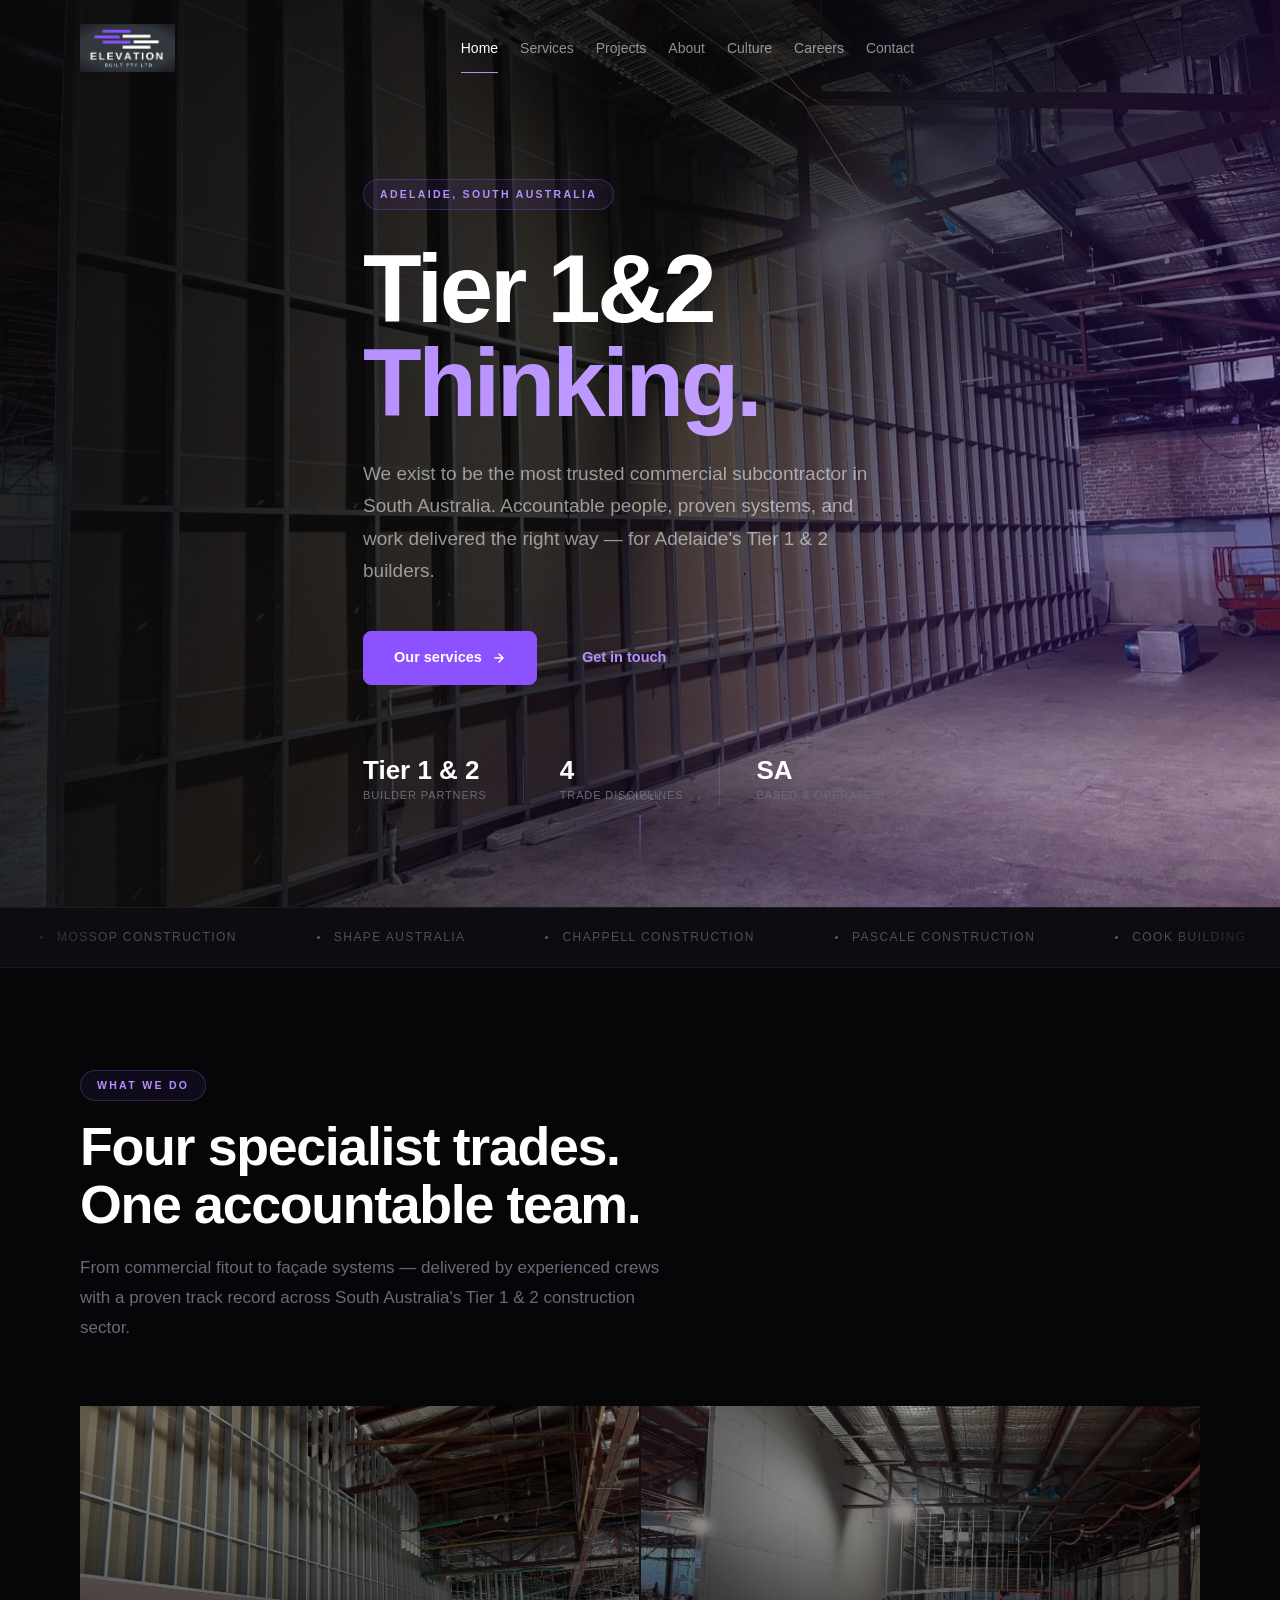
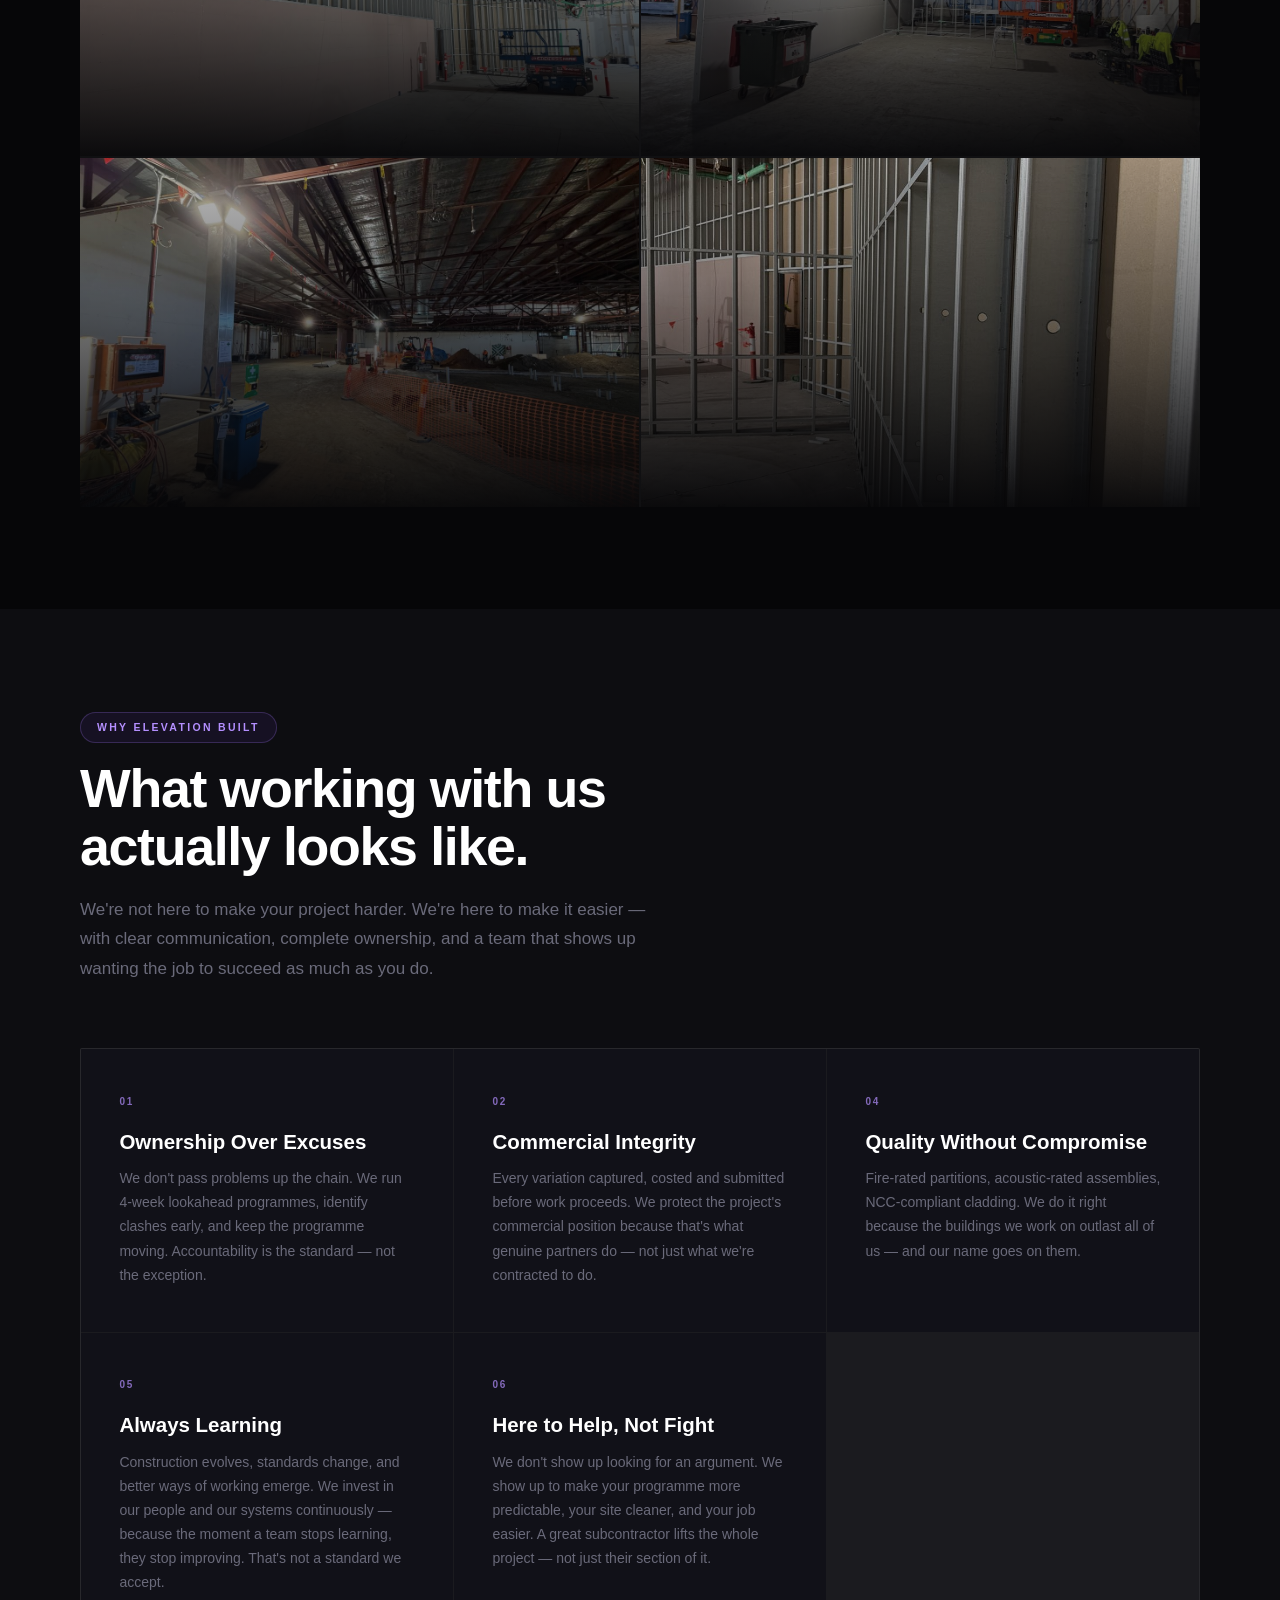
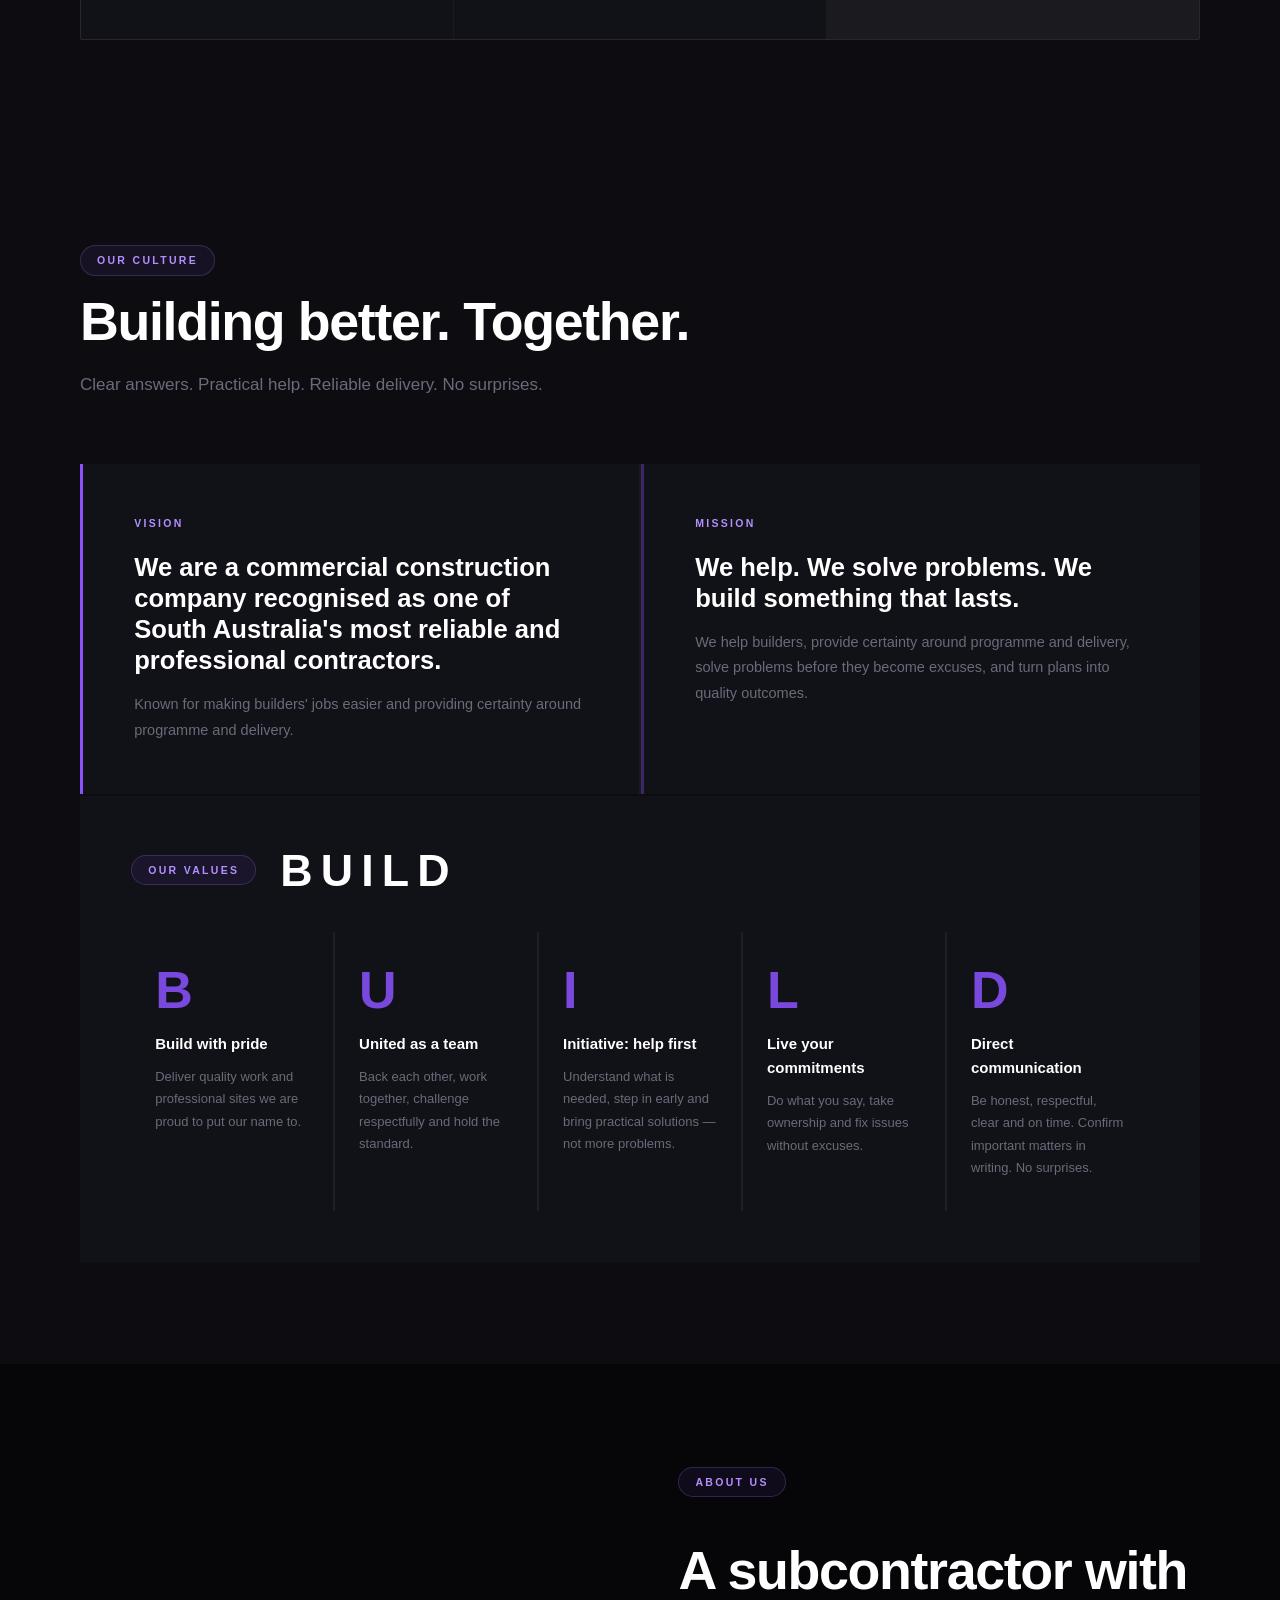
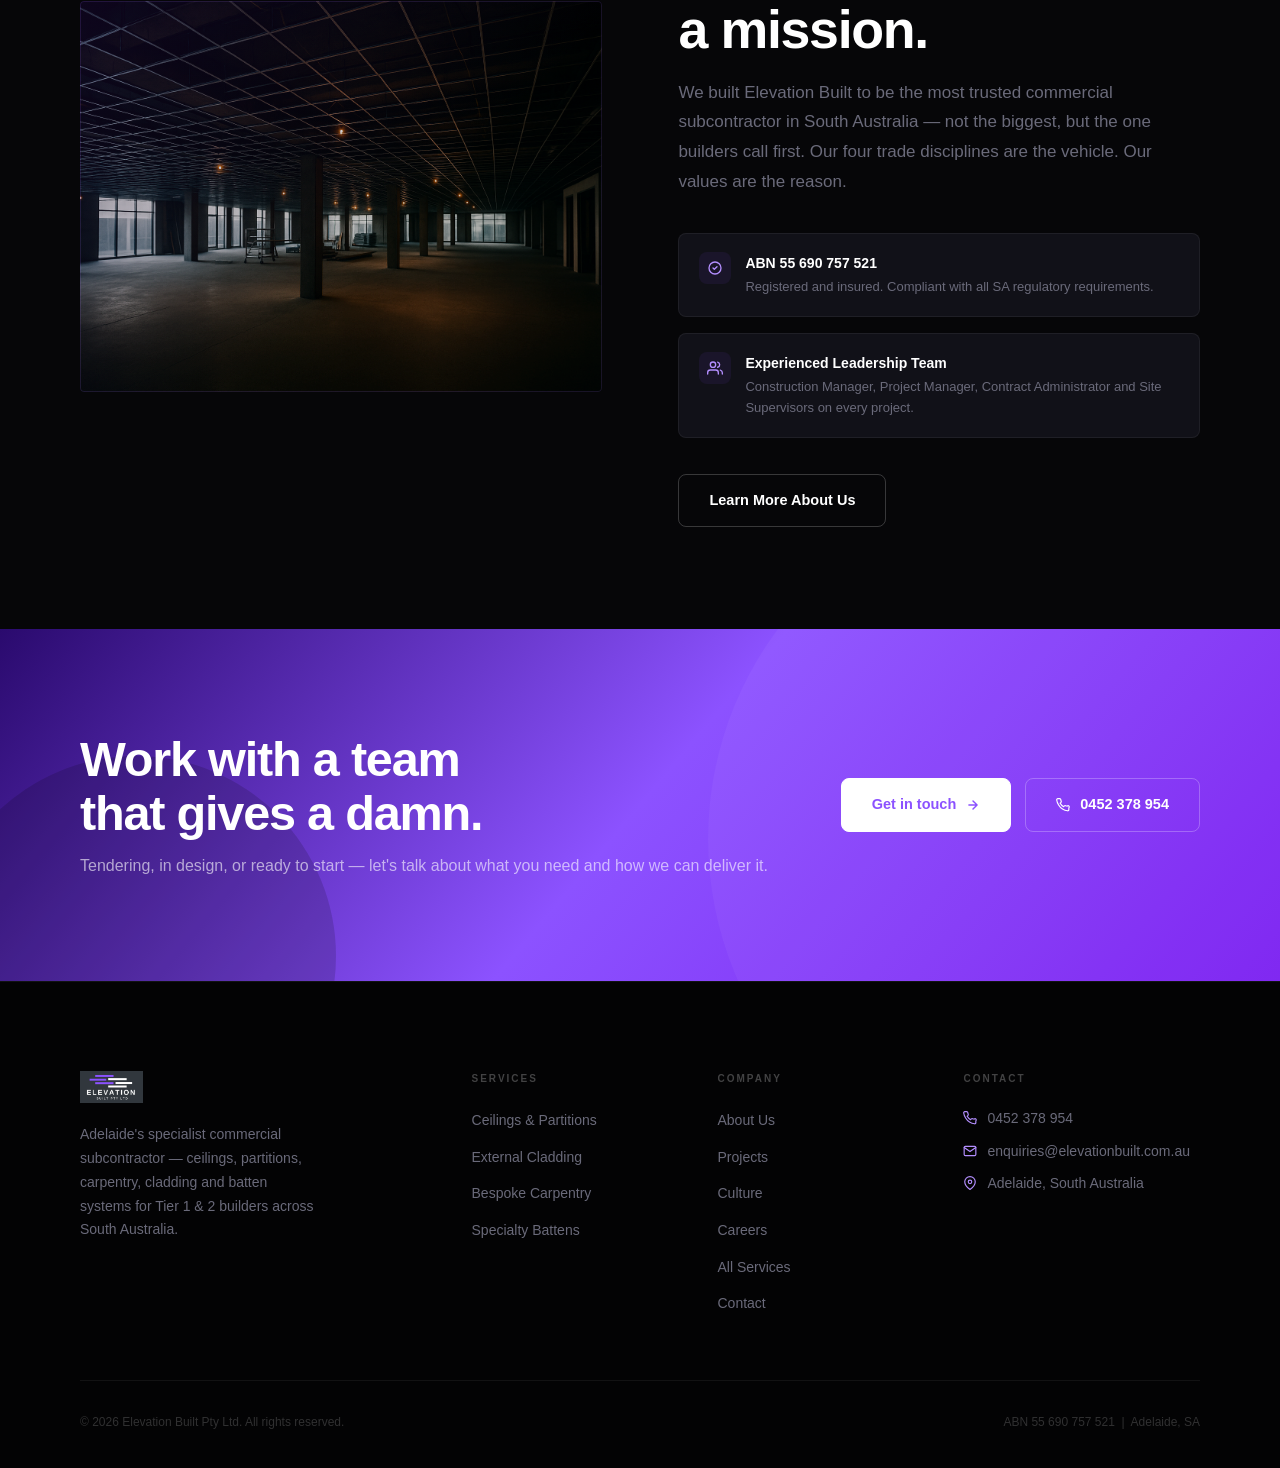
<file: index.html>
<!DOCTYPE html>
<html lang="en">
<head>
  <meta charset="UTF-8" />
  <meta name="viewport" content="width=device-width, initial-scale=1.0" />
  <title>Elevation Built | Commercial Construction Adelaide | Ceilings, Cladding & Carpentry SA</title>
  <meta name="description" content="Elevation Built — Adelaide's commercial construction specialists. Suspended ceilings, partition walls, bespoke carpentry, external cladding and specialty batten systems. Tier 1 & 2 builder partner. Call 0452 378 954." />
  <meta name="keywords" content="ceilings and partitions Adelaide, commercial construction Adelaide, suspended ceilings Adelaide SA, partition walls Adelaide, external cladding Adelaide, CFC cladding Adelaide, carpentry Adelaide, specialty battens Adelaide" />
  <link rel="canonical" href="https://elevationbuilt.com.au" />
  <meta property="og:title" content="Elevation Built | Commercial Construction Adelaide" />
  <meta property="og:description" content="Adelaide's specialist commercial subcontractor — ceilings, partitions, carpentry, CFC cladding and batten systems for Tier 1 & 2 builders." />
  <meta property="og:type" content="website" />
  <!-- DS Part 1 §3: Helvetica Neue — no external font dependency -->
  <link rel="stylesheet" href="css/style.css?v=20260927-2" />
  <script type="application/ld+json">{"@context":"https://schema.org","@type":"LocalBusiness","name":"Elevation Built Pty Ltd","telephone":"+61452378954","email":"enquiries@elevationbuilt.com.au","url":"https://elevationbuilt.com.au","address":{"@type":"PostalAddress","addressLocality":"Adelaide","addressRegion":"SA","addressCountry":"AU"},"areaServed":[{"@type":"City","name":"Adelaide"},{"@type":"State","name":"South Australia"}],"description":"Adelaide commercial construction specialists — ceilings, partitions, carpentry, cladding and batten systems for Tier 1 & 2 builders.","identifier":{"@type":"PropertyValue","name":"ABN","value":"55 690 757 521"}}</script>
</head>
<body>

<!-- ===== NAV ===== -->
<nav class="nav" id="nav" role="navigation" aria-label="Main navigation">
  <div class="container">
    <div class="nav-inner">
      <a href="./" class="nav-logo">
        <img src="images/eb-logo.png" alt="Elevation Built" />
      </a>
      <ul class="nav-links">
        <li><a href="./" class="active">Home</a></li>
        <li><a href="services.html">Services</a></li>
        <li><a href="projects.html">Projects</a></li>
        <li><a href="about.html">About</a></li>
        <li><a href="culture.html">Culture</a></li>
        <li><a href="careers.html">Careers</a></li>
        <li><a href="contact.html">Contact</a></li>
      </ul>
      <div class="nav-right">
        <button class="hamburger" id="hamburger" aria-label="Open navigation menu" aria-expanded="false" aria-controls="mobileMenu">
          <span></span><span></span><span></span>
        </button>
      </div>
    </div>
  </div>
</nav>

<!-- Mobile menu -->
<div class="mobile-menu" id="mobileMenu">
  <a href="./" onclick="closeMobileMenu()">Home</a>
  <a href="services.html" onclick="closeMobileMenu()">Services</a>
  <a href="projects.html" onclick="closeMobileMenu()">Projects</a>
  <a href="about.html" onclick="closeMobileMenu()">About</a>
  <a href="culture.html" onclick="closeMobileMenu()">Culture</a>
  <a href="careers.html" onclick="closeMobileMenu()">Careers</a>
  <a href="contact.html" onclick="closeMobileMenu()">Contact</a>
</div>

<main id="main-content">
<!-- ===== HERO ===== -->
<section class="hero">
  <div class="hero-bg"></div>
  <div class="container">
    <div class="hero-content">
      <div class="hero-eyebrow">
        <span class="label">Adelaide, South Australia</span>
      </div>
      <h1 class="hero-title">
        Tier&nbsp;1&amp;2<br>
        <em>Thinking.</em>
      </h1>
      <p class="hero-sub">
        We exist to be the most trusted commercial subcontractor in South Australia. Accountable people, proven systems, and work delivered the right way — for Adelaide's Tier 1 & 2 builders.
      </p>
      <div class="hero-actions">
        <a href="services.html" class="btn btn-primary" data-component="BTN-001-primary">
          Our services
          <svg viewBox="0 0 24 24" fill="none" stroke="currentColor" stroke-width="2.5" stroke-linecap="round" stroke-linejoin="round"><path d="M5 12h14M12 5l7 7-7 7"/></svg>
        </a>
        <a href="contact.html" class="btn btn-ghost" data-component="BTN-001-ghost">Get in touch</a>
      </div>
      <div class="hero-stats">
        <div class="hero-stat">
          <div class="hs-num">Tier&nbsp;1&nbsp;&amp;&nbsp;2</div>
          <div class="hs-lbl">Builder Partners</div>
        </div>
        <div class="hero-stat">
          <div class="hs-num">4</div>
          <div class="hs-lbl">Trade Disciplines</div>
        </div>
        <div class="hero-stat">
          <div class="hs-num">SA</div>
          <div class="hs-lbl">Based &amp; Operated</div>
        </div>
      </div>
    </div>
  </div>
  <div class="scroll-indicator" id="scrollIndicator">
    <span>Scroll</span>
    <div class="scroll-line"></div>
  </div>
</section>

<!-- ===== TRUST BAR ===== -->
<div class="trust-bar">
  <div class="trust-track" id="trustTrack">
    <span class="trust-item">Mossop Construction</span>
    <span class="trust-item">SHAPE Australia</span>
    <span class="trust-item">Chappell Construction</span>
    <span class="trust-item">Pascale Construction</span>
    <span class="trust-item">Cook Building</span>
    <span class="trust-item">Mossop Construction</span>
    <span class="trust-item">SHAPE Australia</span>
    <span class="trust-item">Chappell Construction</span>
    <span class="trust-item">Pascale Construction</span>
    <span class="trust-item">Cook Building</span>
  </div>
</div>

<!-- ===== SERVICES ===== -->
<section class="section" style="background:var(--bg); padding-top: clamp(80px, 8vw, 120px);">
  <div class="container">
    <div class="section-head reveal">
      <span class="label">What We Do</span>
      <h2 class="section-title">Four specialist trades.<br>One accountable team.</h2>
      <p class="section-sub" style="margin-top:16px;">From commercial fitout to façade systems — delivered by experienced crews with a proven track record across South Australia's Tier 1 & 2 construction sector.</p>
    </div>
  </div>
  <div style="max-width:var(--max-w); margin: 0 auto; padding: 0 var(--pad-h);">
    <div class="services-grid">

      <a href="ceilings-partitions.html" class="service-card reveal reveal-d1">
        <img src="images/site-partition-wall.jpg" alt="Ceilings and partitions Adelaide" class="service-card-img" />
        <div class="service-card-overlay">
          <div class="service-tag">01 — Specialist Fitout</div>
          <div class="service-name">Ceilings &amp; Partitions</div>
          <div class="service-blurb">Suspended ceilings, acoustic systems and partition walls for commercial fitout, healthcare, education and retail across Adelaide SA.</div>
          <div class="service-link">
            Learn more
            <svg viewBox="0 0 24 24" fill="none" stroke="currentColor" stroke-width="2.5" stroke-linecap="round" stroke-linejoin="round"><path d="M5 12h14M12 5l7 7-7 7"/></svg>
          </div>
        </div>
      </a>

      <a href="cladding.html" class="service-card reveal reveal-d2">
        <img src="images/site-ceiling-works.jpg" alt="CFC external cladding Adelaide" class="service-card-img" />
        <div class="service-card-overlay">
          <div class="service-tag">02 — Façade Systems</div>
          <div class="service-name">External Cladding</div>
          <div class="service-blurb">Fibre cement cladding and architectural façade solutions for commercial buildings across South Australia — NCC-compliant, weathertight installation.</div>
          <div class="service-link">
            Learn more
            <svg viewBox="0 0 24 24" fill="none" stroke="currentColor" stroke-width="2.5" stroke-linecap="round" stroke-linejoin="round"><path d="M5 12h14M12 5l7 7-7 7"/></svg>
          </div>
        </div>
      </a>

      <a href="carpentry.html" class="service-card reveal reveal-d3">
        <img src="images/site-finishing.jpg" alt="Bespoke commercial carpentry Adelaide" class="service-card-img" />
        <div class="service-card-overlay">
          <div class="service-tag">03 — Bespoke Timber</div>
          <div class="service-name">Bespoke Carpentry</div>
          <div class="service-blurb">Architectural timber framing, custom joinery, structural carpentry and precision fit-out for commercial and institutional projects across SA.</div>
          <div class="service-link">
            Learn more
            <svg viewBox="0 0 24 24" fill="none" stroke="currentColor" stroke-width="2.5" stroke-linecap="round" stroke-linejoin="round"><path d="M5 12h14M12 5l7 7-7 7"/></svg>
          </div>
        </div>
      </a>

      <a href="battens.html" class="service-card reveal reveal-d4">
        <img src="images/site-framing-corridor.jpg" alt="Specialty batten systems Adelaide" class="service-card-img" />
        <div class="service-card-overlay">
          <div class="service-tag">04 — Acoustic &amp; Visual</div>
          <div class="service-name">Specialty Battens</div>
          <div class="service-blurb">Architectural batten wall and ceiling systems — designed and installed to meet acoustic NRC targets for healthcare, education and corporate environments.</div>
          <div class="service-link">
            Learn more
            <svg viewBox="0 0 24 24" fill="none" stroke="currentColor" stroke-width="2.5" stroke-linecap="round" stroke-linejoin="round"><path d="M5 12h14M12 5l7 7-7 7"/></svg>
          </div>
        </div>
      </a>

    </div>
  </div>
</section>

<!-- ===== WHY ELEVATION BUILT ===== -->
<section class="section" style="background: var(--surface);">
  <div class="container">
    <div class="section-head reveal">
      <span class="label">Why Elevation Built</span>
      <h2 class="section-title">What working with us<br>actually looks like.</h2>
      <p class="section-sub" style="margin-top:16px;">We're not here to make your project harder. We're here to make it easier — with clear communication, complete ownership, and a team that shows up wanting the job to succeed as much as you do.</p>
    </div>
    <div class="why-grid">

      <div class="why-item reveal reveal-d1">
        <div class="why-num">01</div>
        <h3>Ownership Over Excuses</h3>
        <p>We don't pass problems up the chain. We run 4-week lookahead programmes, identify clashes early, and keep the programme moving. Accountability is the standard — not the exception.</p>
      </div>

      <div class="why-item reveal reveal-d3">
        <div class="why-num">02</div>
        <h3>Commercial Integrity</h3>
        <p>Every variation captured, costed and submitted before work proceeds. We protect the project's commercial position because that's what genuine partners do — not just what we're contracted to do.</p>
      </div>

      <div class="why-item reveal reveal-d5">
        <div class="why-num">04</div>
        <h3>Quality Without Compromise</h3>
        <p>Fire-rated partitions, acoustic-rated assemblies, NCC-compliant cladding. We do it right because the buildings we work on outlast all of us — and our name goes on them.</p>
      </div>

      <div class="why-item reveal reveal-d5">
        <div class="why-num">05</div>
        <h3>Always Learning</h3>
        <p>Construction evolves, standards change, and better ways of working emerge. We invest in our people and our systems continuously — because the moment a team stops learning, they stop improving. That's not a standard we accept.</p>
      </div>

      <div class="why-item reveal">
        <div class="why-num">06</div>
        <h3>Here to Help, Not Fight</h3>
        <p>We don't show up looking for an argument. We show up to make your programme more predictable, your site cleaner, and your job easier. A great subcontractor lifts the whole project — not just their section of it.</p>
      </div>

    </div>
  </div>
</section>

<!-- ===== CULTURE: VISION / MISSION / VALUES ===== -->
<section class="section" style="background: var(--surface); padding-top: clamp(80px, 8vw, 120px);">
  <div class="container">
    <div class="section-head reveal">
      <span class="label">Our Culture</span>
      <h2 class="section-title">Building better. Together.</h2>
      <p class="section-sub" style="margin-top:16px;">Clear answers. Practical help. Reliable delivery. No surprises.</p>
    </div>

    <!-- Vision + Mission -->
    <div class="vmv-vm-grid">
      <div class="vmv-card vmv-vision reveal reveal-d1">
        <div class="vmv-card-tag">Vision</div>
        <h3 class="vmv-card-title">We are a commercial construction company recognised as one of South Australia's most reliable and professional contractors.</h3>
        <p class="vmv-card-body">Known for making builders' jobs easier and providing certainty around programme and delivery.</p>
      </div>
      <div class="vmv-card vmv-mission reveal reveal-d2">
        <div class="vmv-card-tag">Mission</div>
        <h3 class="vmv-card-title">We help. We solve problems. We build something that lasts.</h3>
        <p class="vmv-card-body">We help builders, provide certainty around programme and delivery, solve problems before they become excuses, and turn plans into quality outcomes.</p>
      </div>
    </div>

    <!-- BUILD Values -->
    <div class="vmv-values-wrap reveal reveal-d3">
      <div class="vmv-values-header">
        <span class="label">Our Values</span>
        <h3 class="vmv-values-word">BUILD</h3>
      </div>
      <div class="vmv-values-grid">
        <div class="vmv-value-card">
          <div class="vmv-letter">B</div>
          <h4>Build with pride</h4>
          <p>Deliver quality work and professional sites we are proud to put our name to.</p>
        </div>
        <div class="vmv-value-card">
          <div class="vmv-letter">U</div>
          <h4>United as a team</h4>
          <p>Back each other, work together, challenge respectfully and hold the standard.</p>
        </div>
        <div class="vmv-value-card">
          <div class="vmv-letter">I</div>
          <h4>Initiative: help first</h4>
          <p>Understand what is needed, step in early and bring practical solutions — not more problems.</p>
        </div>
        <div class="vmv-value-card">
          <div class="vmv-letter">L</div>
          <h4>Live your commitments</h4>
          <p>Do what you say, take ownership and fix issues without excuses.</p>
        </div>
        <div class="vmv-value-card">
          <div class="vmv-letter">D</div>
          <h4>Direct communication</h4>
          <p>Be honest, respectful, clear and on time. Confirm important matters in writing. No surprises.</p>
        </div>
      </div>
    </div>

  </div>
</section>

<!-- ===== ABOUT SPLIT ===== -->
<section class="split-section section" style="background: var(--bg);">
  <div class="container">
    <div class="split-inner">
      <div class="split-img reveal">
        <img src="images/hero-v3.png" alt="Elevation Built commercial construction Adelaide" />
        <div class="split-img-border"></div>
      </div>
      <div class="split-content">
        <span class="label reveal">About Us</span>
        <h2 class="section-title reveal reveal-d1" style="margin: 20px 0 20px;">A subcontractor with a mission.</h2>
        <p class="section-sub reveal reveal-d2" style="margin-bottom: 36px;">We built Elevation Built to be the most trusted commercial subcontractor in South Australia — not the biggest, but the one builders call first. Our four trade disciplines are the vehicle. Our values are the reason.</p>
        <div class="split-points">
          <div class="split-point reveal reveal-d2">
            <div class="split-point-icon">
              <svg viewBox="0 0 24 24" fill="none" stroke-width="2" stroke-linecap="round" stroke-linejoin="round"><path d="M9 12l2 2 4-4m6 2a9 9 0 11-18 0 9 9 0 0118 0z"/></svg>
            </div>
            <div>
              <h4>ABN 55 690 757 521</h4>
              <p>Registered and insured. Compliant with all SA regulatory requirements.</p>
            </div>
          </div>
          <div class="split-point reveal reveal-d3">
            <div class="split-point-icon">
              <svg viewBox="0 0 24 24" fill="none" stroke-width="2" stroke-linecap="round" stroke-linejoin="round"><path d="M17 21v-2a4 4 0 00-4-4H5a4 4 0 00-4 4v2"/><circle cx="9" cy="7" r="4"/><path d="M23 21v-2a4 4 0 00-3-3.87M16 3.13a4 4 0 010 7.75"/></svg>
            </div>
            <div>
              <h4>Experienced Leadership Team</h4>
              <p>Construction Manager, Project Manager, Contract Administrator and Site Supervisors on every project.</p>
            </div>
          </div>

        </div>
        <div style="margin-top: 36px;" class="reveal reveal-d5">
          <a href="about.html" class="btn btn-outline">Learn More About Us</a>
        </div>
      </div>
    </div>
  </div>
</section>

<!-- ===== CTA ===== -->
<section class="cta-section">
  <div class="container">
    <div class="cta-inner">
      <div class="cta-text">
        <h2 class="cta-title">Work with a team<br>that gives a damn.</h2>
        <p class="cta-sub">Tendering, in design, or ready to start — let's talk about what you need and how we can deliver it.</p>
      </div>
      <div class="cta-actions">
        <a href="contact.html" class="btn btn-white" data-component="BTN-001-primary">
          Get in touch
          <svg viewBox="0 0 24 24" fill="none" stroke="currentColor" stroke-width="2.5" stroke-linecap="round" stroke-linejoin="round"><path d="M5 12h14M12 5l7 7-7 7"/></svg>
        </a>
        <a href="tel:0452378954" class="btn btn-outline" style="border-color:rgba(255,255,255,0.25); color:#fff;">
          <svg viewBox="0 0 24 24" fill="none" stroke="currentColor" stroke-width="2" stroke-linecap="round" stroke-linejoin="round"><path d="M22 16.92v3a2 2 0 01-2.18 2 19.79 19.79 0 01-8.63-3.07A19.5 19.5 0 014.5 12 19.79 19.79 0 011.23 3.43 2 2 0 013.22 1h3a2 2 0 012 1.72c.127.96.361 1.903.7 2.81a2 2 0 01-.45 2.11L7.09 8.91a16 16 0 006 6l1.27-1.27a2 2 0 012.11-.45c.907.339 1.85.573 2.81.7A2 2 0 0122 16.92z"/></svg>
          0452 378 954
        </a>
      </div>
    </div>
  </div>
</section>

</main><!-- end #main-content -->

<!-- ===== FOOTER ===== -->
<footer class="footer" role="contentinfo">
  <div class="container">
    <div class="footer-grid">
      <div class="footer-brand">
        <img src="images/eb-logo.png" alt="Elevation Built" class="footer-logo" />
        <p class="footer-tagline">Adelaide's specialist commercial subcontractor — ceilings, partitions, carpentry, cladding and batten systems for Tier 1 & 2 builders across South Australia.</p>
      </div>
      <div class="footer-col">
        <h5>Services</h5>
        <ul>
          <li><a href="ceilings-partitions.html">Ceilings &amp; Partitions</a></li>
          <li><a href="cladding.html">External Cladding</a></li>
          <li><a href="carpentry.html">Bespoke Carpentry</a></li>
          <li><a href="battens.html">Specialty Battens</a></li>
        </ul>
      </div>
      <div class="footer-col">
        <h5>Company</h5>
        <ul>
          <li><a href="about.html">About Us</a></li>
          <li><a href="projects.html">Projects</a></li>
          <li><a href="culture.html">Culture</a></li>
          <li><a href="careers.html">Careers</a></li>
          <li><a href="services.html">All Services</a></li>
          <li><a href="contact.html">Contact</a></li>
        </ul>
      </div>
      <div class="footer-col">
        <h5>Contact</h5>
        <div class="footer-contact-line">
          <svg viewBox="0 0 24 24" fill="none" stroke-width="2" stroke-linecap="round" stroke-linejoin="round"><path d="M22 16.92v3a2 2 0 01-2.18 2 19.79 19.79 0 01-8.63-3.07A19.5 19.5 0 014.5 12 19.79 19.79 0 011.23 3.43 2 2 0 013.22 1h3a2 2 0 012 1.72c.127.96.361 1.903.7 2.81a2 2 0 01-.45 2.11L7.09 8.91a16 16 0 006 6l1.27-1.27a2 2 0 012.11-.45c.907.339 1.85.573 2.81.7A2 2 0 0122 16.92z"/></svg>
          <a href="tel:0452378954">0452 378 954</a>
        </div>
        <div class="footer-contact-line">
          <svg viewBox="0 0 24 24" fill="none" stroke-width="2" stroke-linecap="round" stroke-linejoin="round"><path d="M4 4h16c1.1 0 2 .9 2 2v12c0 1.1-.9 2-2 2H4c-1.1 0-2-.9-2-2V6c0-1.1.9-2 2-2z"/><polyline points="22,6 12,13 2,6"/></svg>
          <a href="mailto:enquiries@elevationbuilt.com.au">enquiries@elevationbuilt.com.au</a>
        </div>
        <div class="footer-contact-line">
          <svg viewBox="0 0 24 24" fill="none" stroke-width="2" stroke-linecap="round" stroke-linejoin="round"><path d="M21 10c0 7-9 13-9 13s-9-6-9-13a9 9 0 0118 0z"/><circle cx="12" cy="10" r="3"/></svg>
          <p>Adelaide, South Australia</p>
        </div>
      </div>
    </div>
    <div class="footer-bottom">
      <p class="footer-copy">© 2026 Elevation Built Pty Ltd. All rights reserved.</p>
      <!-- DS version: Full DS alignment v1.0 — July 2026 -->
      <span class="footer-abn">ABN 55 690 757 521 &nbsp;|&nbsp; Adelaide, SA</span>
    </div>
  </div>
</footer>

<script>
// ===== NAV SCROLL =====
const nav = document.getElementById('nav');
window.addEventListener('scroll', () => {
  nav.classList.toggle('scrolled', window.scrollY > 40);
}, { passive: true });

// ===== HAMBURGER =====
const hamburger = document.getElementById('hamburger');
const mobileMenu = document.getElementById('mobileMenu');
let menuOpen = false;
hamburger.addEventListener('click', () => {
  menuOpen = !menuOpen;
  mobileMenu.classList.toggle('open', menuOpen);
  document.body.style.overflow = menuOpen ? 'hidden' : '';
  hamburger.setAttribute('aria-expanded', menuOpen ? 'true' : 'false');
  hamburger.setAttribute('aria-label', menuOpen ? 'Close navigation menu' : 'Open navigation menu');
});
function closeMobileMenu() {
  menuOpen = false;
  mobileMenu.classList.remove('open');
  document.body.style.overflow = '';
}

// ===== SCROLL REVEAL =====
const reveals = document.querySelectorAll('.reveal');
const revealObserver = new IntersectionObserver((entries) => {
  entries.forEach(e => {
    if (e.isIntersecting) {
      e.target.classList.add('visible');
      revealObserver.unobserve(e.target);
    }
  });
}, { threshold: 0.1, rootMargin: '0px 0px -40px 0px' });
reveals.forEach(el => revealObserver.observe(el));

// ===== SCROLL INDICATOR =====
const scrollInd = document.getElementById('scrollIndicator');
if (scrollInd) {
  scrollInd.addEventListener('click', () => {
    window.scrollBy({ top: window.innerHeight, behavior: 'smooth' });
  });
  window.addEventListener('scroll', () => {
    if (scrollInd) scrollInd.style.opacity = window.scrollY > 80 ? '0' : '1';
  }, { passive: true });
}
</script>
</body>
</html>
</file>
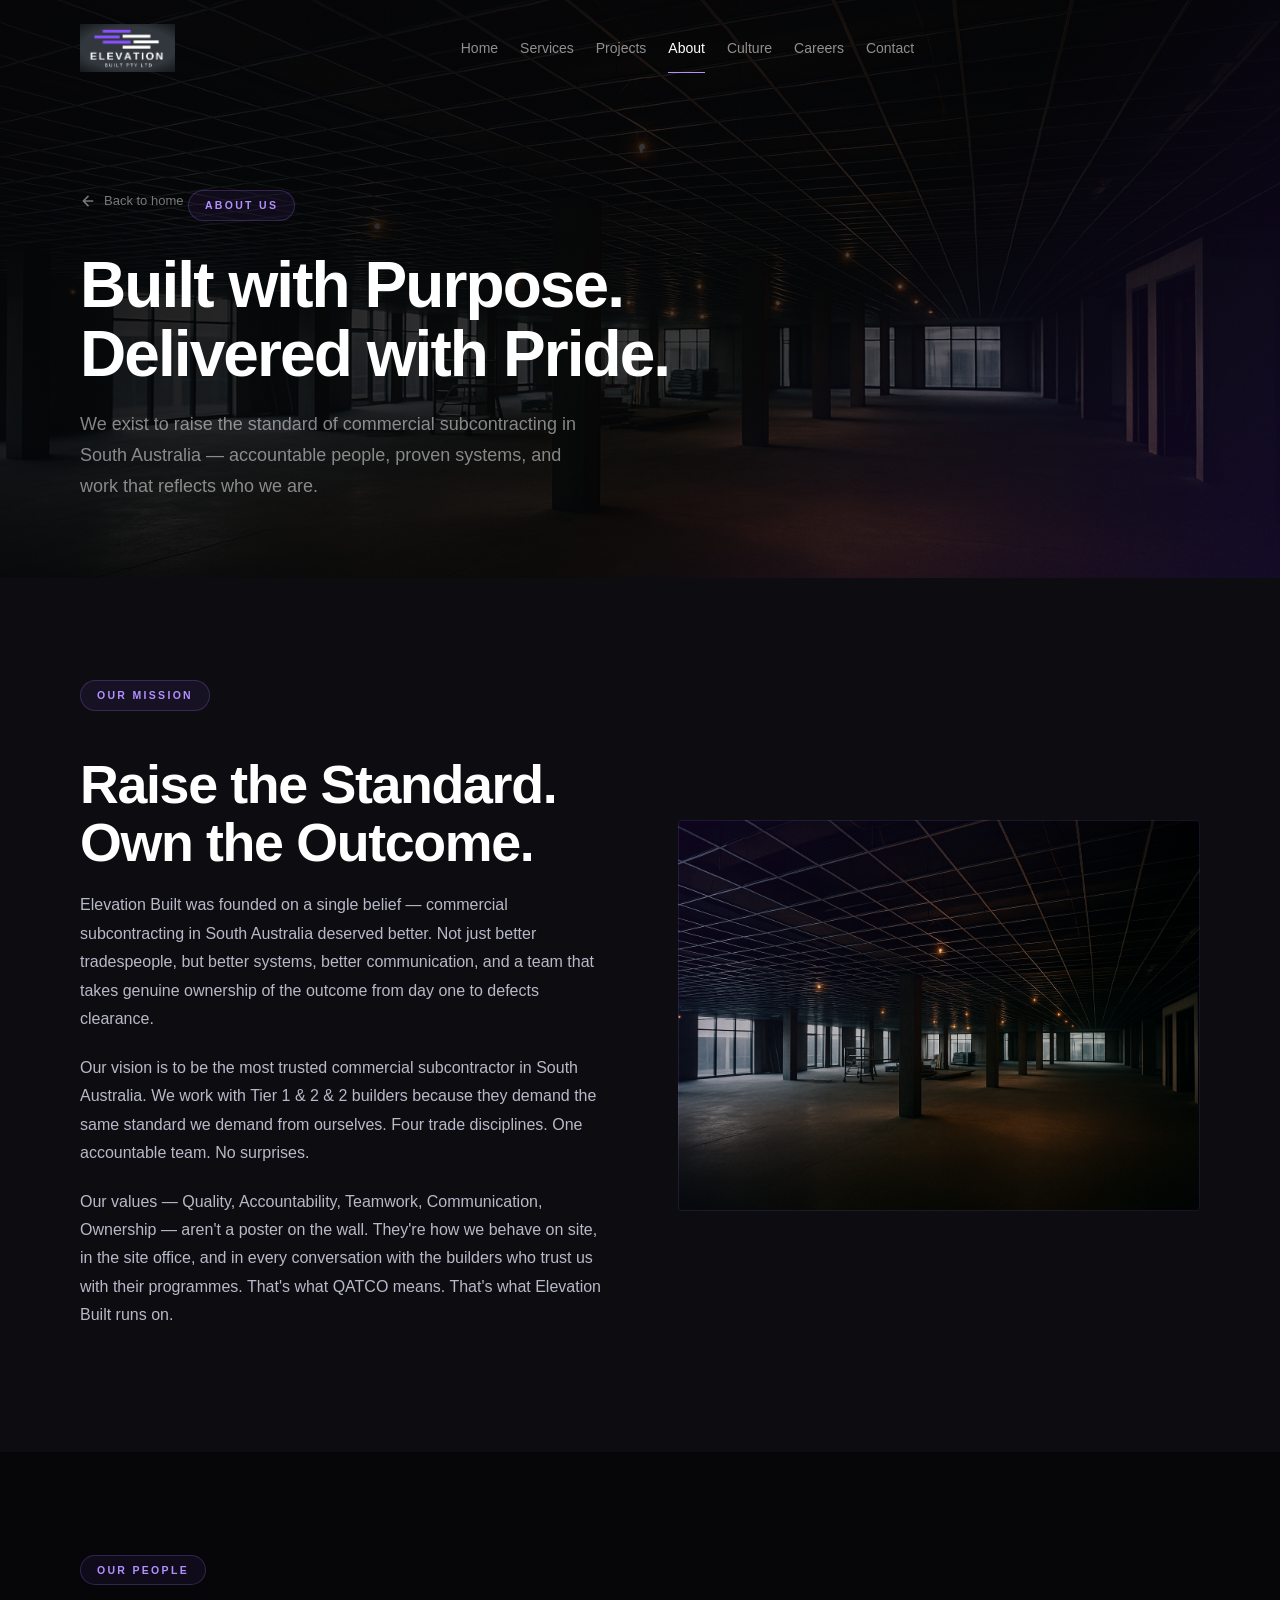
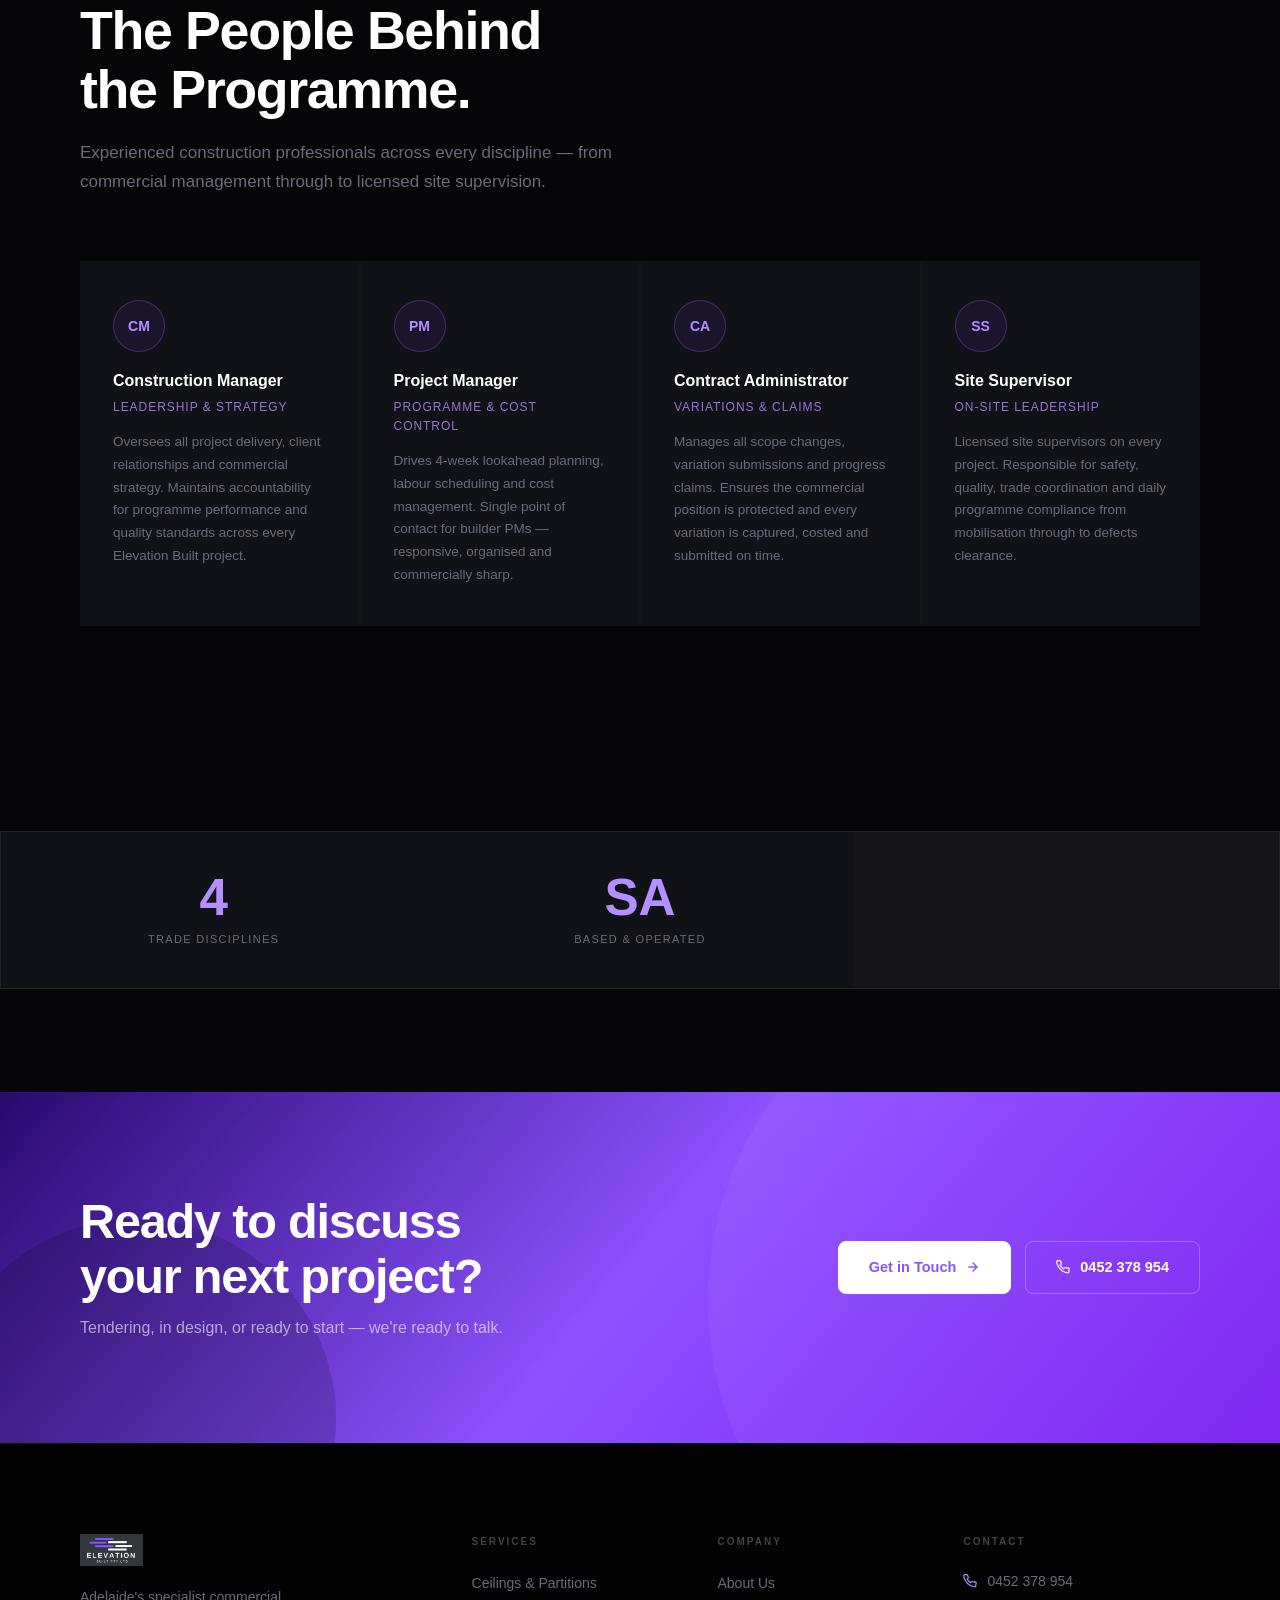
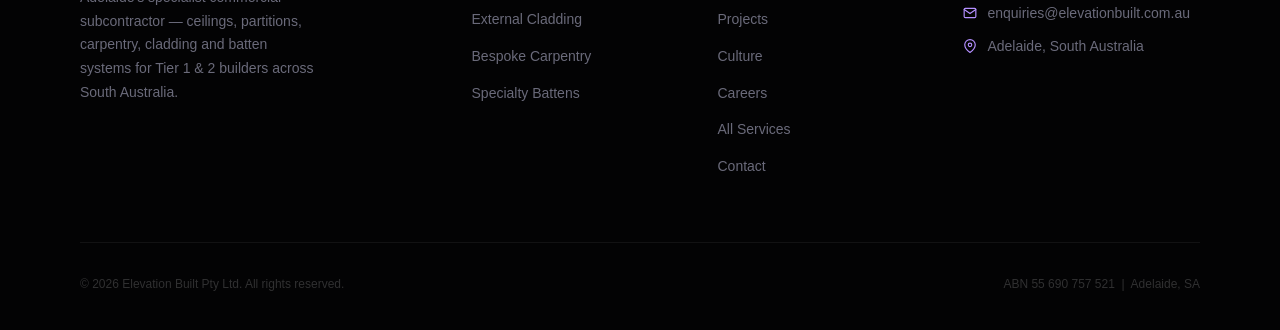
<file: about.html>
<!DOCTYPE html>
<html lang="en">
<head>
  <meta charset="UTF-8" />
  <meta name="viewport" content="width=device-width, initial-scale=1.0" />
  <title>About Us | Elevation Built | Commercial Construction Adelaide</title>
  <meta name="description" content="Elevation Built is Adelaide's specialist commercial subcontractor. Ceilings, partitions, carpentry, cladding and batten systems for Tier 1 & 2 builders across South Australia." />
  <link rel="canonical" href="https://elevationbuilt.com.au/about.html" />
  <meta property="og:title" content="About Elevation Built | Commercial Construction Adelaide" />
  <meta property="og:description" content="Adelaide's specialist commercial subcontractor — built on systems, delivered on programme." />
  <meta property="og:type" content="website" />
  <link rel="stylesheet" href="css/style.css?v=20260927-2" />
</head>
<body>

<!-- ===== NAV ===== -->
<nav class="nav" id="nav">
  <div class="container">
    <div class="nav-inner">
      <a href="./" class="nav-logo">
        <img src="images/eb-logo.png" alt="Elevation Built" />
      </a>
      <ul class="nav-links">
        <li><a href="./">Home</a></li>
        <li><a href="services.html">Services</a></li>
        <li><a href="projects.html">Projects</a></li>
        <li><a href="about.html" class="active">About</a></li>
        <li><a href="culture.html">Culture</a></li>
        <li><a href="careers.html">Careers</a></li>
        <li><a href="contact.html">Contact</a></li>
      </ul>
      <div class="nav-right">
        <button class="hamburger" id="hamburger" aria-label="Menu">
          <span></span><span></span><span></span>
        </button>
      </div>
    </div>
  </div>
</nav>

<!-- Mobile menu -->
<div class="mobile-menu" id="mobileMenu">
  <a href="./" onclick="closeMobileMenu()">Home</a>
  <a href="services.html" onclick="closeMobileMenu()">Services</a>
  <a href="projects.html" onclick="closeMobileMenu()">Projects</a>
  <a href="about.html" onclick="closeMobileMenu()">About</a>
  <a href="culture.html" onclick="closeMobileMenu()">Culture</a>
  <a href="careers.html" onclick="closeMobileMenu()">Careers</a>
  <a href="contact.html" onclick="closeMobileMenu()">Contact</a>
</div>

<!-- ===== PAGE HERO ===== -->
<section class="page-hero">
  <div class="page-hero-bg" style="background-image: url('images/hero-v3.png')"></div>
  <div class="container">
    <div class="page-hero-content">
    <a href="./" class="back-link" aria-label="Back to Home"><svg viewBox="0 0 24 24" fill="none" stroke-width="2.5" stroke-linecap="round" stroke-linejoin="round"><path d="M19 12H5M12 5l-7 7 7 7"/></svg>Back to home</a>
      <span class="label">About Us</span>
      <h1>Built with Purpose.<br>Delivered with Pride.</h1>
      <p>We exist to raise the standard of commercial subcontracting in South Australia — accountable people, proven systems, and work that reflects who we are.</p>
    </div>
  </div>
</section>

<!-- ===== COMPANY STORY ===== -->
<section class="section" style="background: var(--surface);">
  <div class="container">
    <div class="split-inner">
      <div class="split-content">
        <span class="label reveal">Our Mission</span>
        <h2 class="section-title reveal reveal-d1" style="margin: 20px 0 20px;">Raise the Standard.<br>Own the Outcome.</h2>
        <div class="prose reveal reveal-d2">
          <p>Elevation Built was founded on a single belief — commercial subcontracting in South Australia deserved better. Not just better tradespeople, but better systems, better communication, and a team that takes genuine ownership of the outcome from day one to defects clearance.</p>
          <p>Our vision is to be the most trusted commercial subcontractor in South Australia. We work with Tier 1 & 2 & 2 builders because they demand the same standard we demand from ourselves. Four trade disciplines. One accountable team. No surprises.</p>
          <p>Our values — Quality, Accountability, Teamwork, Communication, Ownership — aren't a poster on the wall. They're how we behave on site, in the site office, and in every conversation with the builders who trust us with their programmes. That's what QATCO means. That's what Elevation Built runs on.</p>
        </div>
      </div>
      <div class="split-img reveal reveal-d2">
        <img src="images/hero-v3.png" alt="Elevation Built commercial construction Adelaide" />
        <div class="split-img-border"></div>
      </div>
    </div>
  </div>
</section>

<!-- ===== TEAM ===== -->
<section class="section" style="background: var(--bg);">
  <div class="container">
    <div class="section-head reveal">
      <span class="label">Our People</span>
      <h2 class="section-title">The People Behind<br>the Programme.</h2>
      <p class="section-sub" style="margin-top: 16px;">Experienced construction professionals across every discipline — from commercial management through to licensed site supervision.</p>
    </div>
    <div class="team-grid">
      <div class="team-card reveal reveal-d1">
        <div class="team-avatar">CM</div>
        <h4>Construction Manager</h4>
        <div class="role">Leadership &amp; Strategy</div>
        <p>Oversees all project delivery, client relationships and commercial strategy. Maintains accountability for programme performance and quality standards across every Elevation Built project.</p>
      </div>
      <div class="team-card reveal reveal-d2">
        <div class="team-avatar">PM</div>
        <h4>Project Manager</h4>
        <div class="role">Programme &amp; Cost Control</div>
        <p>Drives 4-week lookahead planning, labour scheduling and cost management. Single point of contact for builder PMs — responsive, organised and commercially sharp.</p>
      </div>
      <div class="team-card reveal reveal-d3">
        <div class="team-avatar">CA</div>
        <h4>Contract Administrator</h4>
        <div class="role">Variations &amp; Claims</div>
        <p>Manages all scope changes, variation submissions and progress claims. Ensures the commercial position is protected and every variation is captured, costed and submitted on time.</p>
      </div>
      <div class="team-card reveal reveal-d4">
        <div class="team-avatar">SS</div>
        <h4>Site Supervisor</h4>
        <div class="role">On-Site Leadership</div>
        <p>Licensed site supervisors on every project. Responsible for safety, quality, trade coordination and daily programme compliance from mobilisation through to defects clearance.</p>
      </div>
    </div>
  </div>
</section>

<!-- ===== ABOUT STATS ===== -->
<div class="about-stats">
  <div class="about-stat-item reveal reveal-d1">
    <div class="about-stat-num"><em>4</em></div>
    <div class="about-stat-lbl">Trade Disciplines</div>
  </div>
  <div class="about-stat-item reveal reveal-d2">
    <div class="about-stat-num"><em>SA</em></div>
    <div class="about-stat-lbl">Based &amp; Operated</div>
  </div>
</div>

<!-- ===== CTA ===== -->
<section class="cta-section">
  <div class="container">
    <div class="cta-inner">
      <div class="cta-text">
        <h2 class="cta-title">Ready to discuss<br>your next project?</h2>
        <p class="cta-sub">Tendering, in design, or ready to start — we're ready to talk.</p>
      </div>
      <div class="cta-actions">
        <a href="contact.html" class="btn btn-white">
          Get in Touch
          <svg viewBox="0 0 24 24" fill="none" stroke="currentColor" stroke-width="2.5" stroke-linecap="round" stroke-linejoin="round"><path d="M5 12h14M12 5l7 7-7 7"/></svg>
        </a>
        <a href="tel:0452378954" class="btn btn-outline" style="border-color:rgba(255,255,255,0.25); color:#fff;">
          <svg viewBox="0 0 24 24" fill="none" stroke="currentColor" stroke-width="2" stroke-linecap="round" stroke-linejoin="round"><path d="M22 16.92v3a2 2 0 01-2.18 2 19.79 19.79 0 01-8.63-3.07A19.5 19.5 0 014.5 12 19.79 19.79 0 011.23 3.43 2 2 0 013.22 1h3a2 2 0 012 1.72c.127.96.361 1.903.7 2.81a2 2 0 01-.45 2.11L7.09 8.91a16 16 0 006 6l1.27-1.27a2 2 0 012.11-.45c.907.339 1.85.573 2.81.7A2 2 0 0122 16.92z"/></svg>
          0452 378 954
        </a>
      </div>
    </div>
  </div>
</section>

<!-- ===== FOOTER ===== -->
<footer class="footer">
  <div class="container">
    <div class="footer-grid">
      <div class="footer-brand">
        <img src="images/eb-logo.png" alt="Elevation Built" class="footer-logo" />
        <p class="footer-tagline">Adelaide's specialist commercial subcontractor — ceilings, partitions, carpentry, cladding and batten systems for Tier 1 & 2 builders across South Australia.</p>
      </div>
      <div class="footer-col">
        <h5>Services</h5>
        <ul>
          <li><a href="ceilings-partitions.html">Ceilings &amp; Partitions</a></li>
          <li><a href="cladding.html">External Cladding</a></li>
          <li><a href="carpentry.html">Bespoke Carpentry</a></li>
          <li><a href="battens.html">Specialty Battens</a></li>
        </ul>
      </div>
      <div class="footer-col">
        <h5>Company</h5>
        <ul>
          <li><a href="about.html">About Us</a></li>
          <li><a href="projects.html">Projects</a></li>
          <li><a href="culture.html">Culture</a></li>
          <li><a href="careers.html">Careers</a></li>
          <li><a href="services.html">All Services</a></li>
          <li><a href="contact.html">Contact</a></li>
        </ul>
      </div>
      <div class="footer-col">
        <h5>Contact</h5>
        <div class="footer-contact-line">
          <svg viewBox="0 0 24 24" fill="none" stroke-width="2" stroke-linecap="round" stroke-linejoin="round"><path d="M22 16.92v3a2 2 0 01-2.18 2 19.79 19.79 0 01-8.63-3.07A19.5 19.5 0 014.5 12 19.79 19.79 0 011.23 3.43 2 2 0 013.22 1h3a2 2 0 012 1.72c.127.96.361 1.903.7 2.81a2 2 0 01-.45 2.11L7.09 8.91a16 16 0 006 6l1.27-1.27a2 2 0 012.11-.45c.907.339 1.85.573 2.81.7A2 2 0 0122 16.92z"/></svg>
          <a href="tel:0452378954">0452 378 954</a>
        </div>
        <div class="footer-contact-line">
          <svg viewBox="0 0 24 24" fill="none" stroke-width="2" stroke-linecap="round" stroke-linejoin="round"><path d="M4 4h16c1.1 0 2 .9 2 2v12c0 1.1-.9 2-2 2H4c-1.1 0-2-.9-2-2V6c0-1.1.9-2 2-2z"/><polyline points="22,6 12,13 2,6"/></svg>
          <a href="mailto:enquiries@elevationbuilt.com.au">enquiries@elevationbuilt.com.au</a>
        </div>
        <div class="footer-contact-line">
          <svg viewBox="0 0 24 24" fill="none" stroke-width="2" stroke-linecap="round" stroke-linejoin="round"><path d="M21 10c0 7-9 13-9 13s-9-6-9-13a9 9 0 0118 0z"/><circle cx="12" cy="10" r="3"/></svg>
          <p>Adelaide, South Australia</p>
        </div>
      </div>
    </div>
    <div class="footer-bottom">
      <p class="footer-copy">© 2026 Elevation Built Pty Ltd. All rights reserved.</p>
      <span class="footer-abn">ABN 55 690 757 521 &nbsp;|&nbsp; Adelaide, SA</span>
    </div>
  </div>
</footer>

<script>
const nav = document.getElementById('nav');
window.addEventListener('scroll', () => {
  nav.classList.toggle('scrolled', window.scrollY > 40);
}, { passive: true });

const hamburger = document.getElementById('hamburger');
const mobileMenu = document.getElementById('mobileMenu');
let menuOpen = false;
hamburger.addEventListener('click', () => {
  menuOpen = !menuOpen;
  mobileMenu.classList.toggle('open', menuOpen);
  document.body.style.overflow = menuOpen ? 'hidden' : '';
});
function closeMobileMenu() {
  menuOpen = false;
  mobileMenu.classList.remove('open');
  document.body.style.overflow = '';
}

const reveals = document.querySelectorAll('.reveal');
const revealObserver = new IntersectionObserver((entries) => {
  entries.forEach(e => {
    if (e.isIntersecting) {
      e.target.classList.add('visible');
      revealObserver.unobserve(e.target);
    }
  });
}, { threshold: 0.1, rootMargin: '0px 0px -40px 0px' });
reveals.forEach(el => revealObserver.observe(el));
</script>
</body>
</html>
</file>
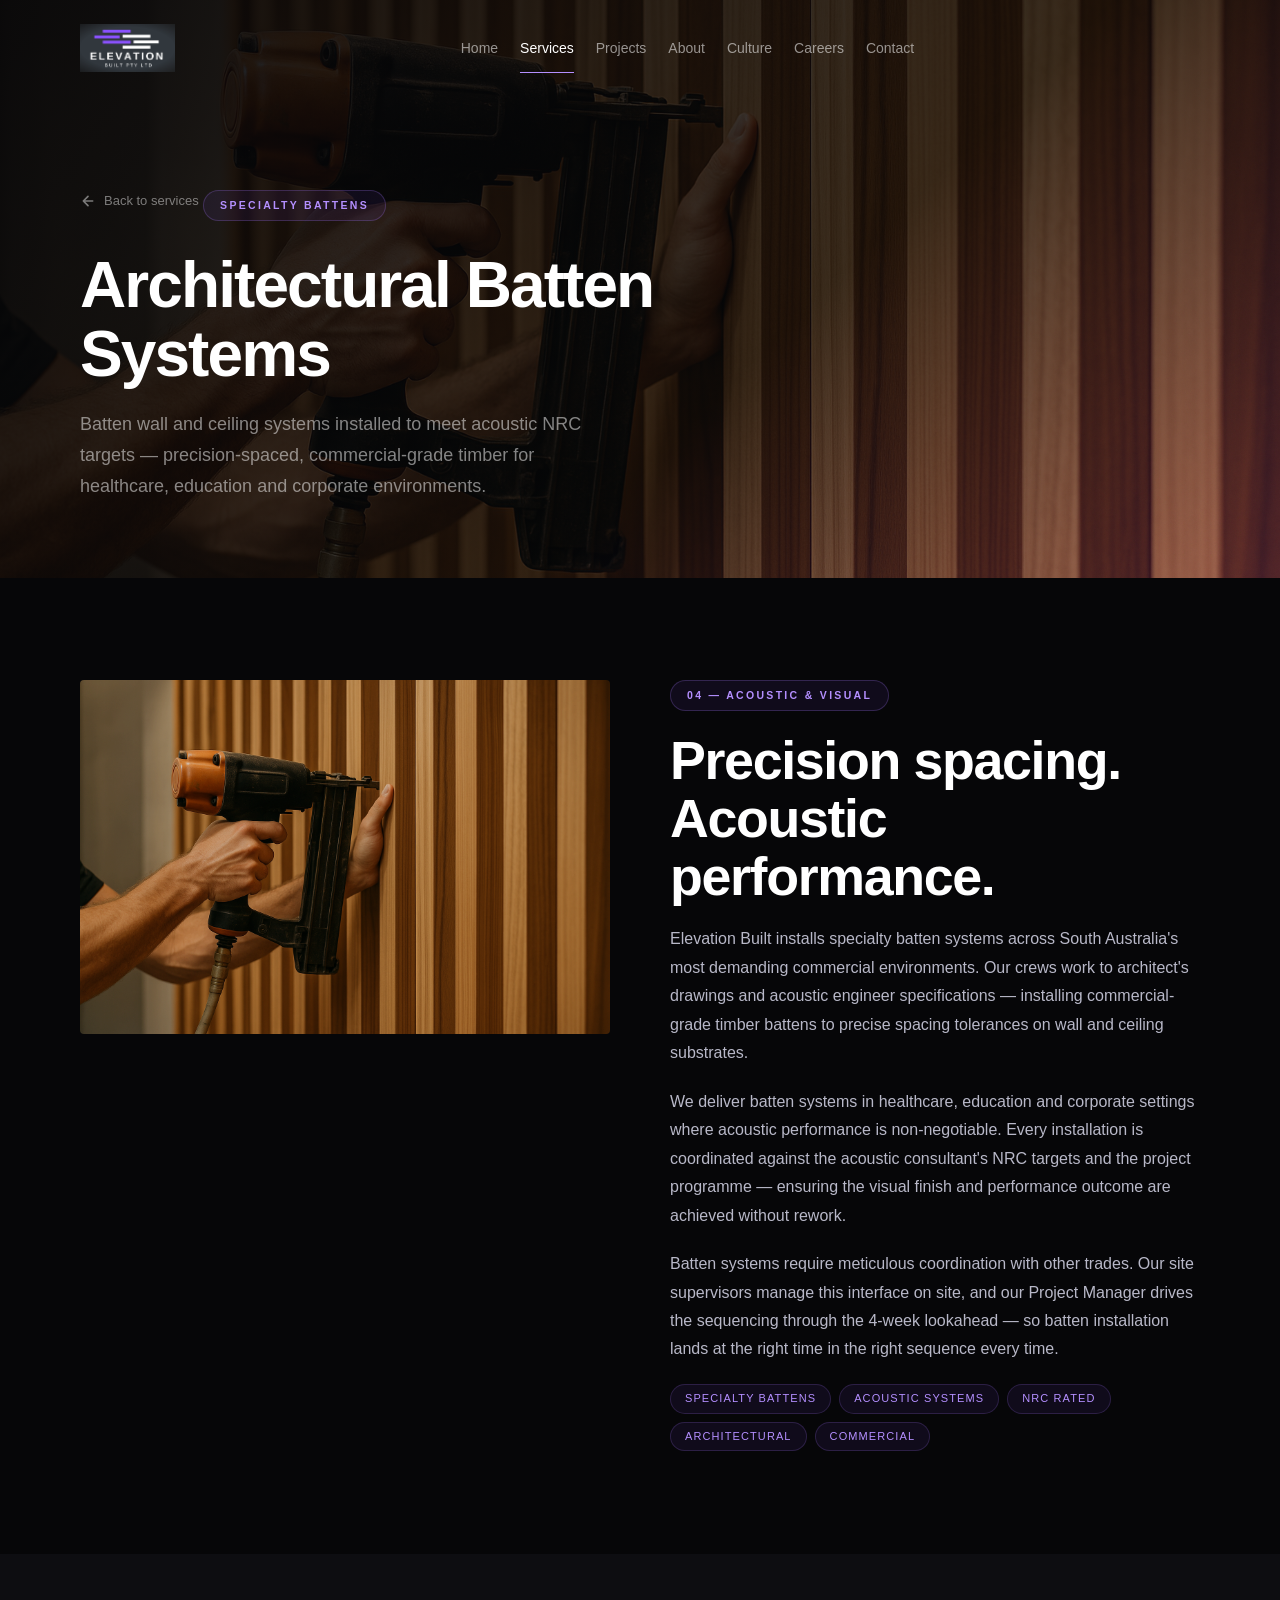
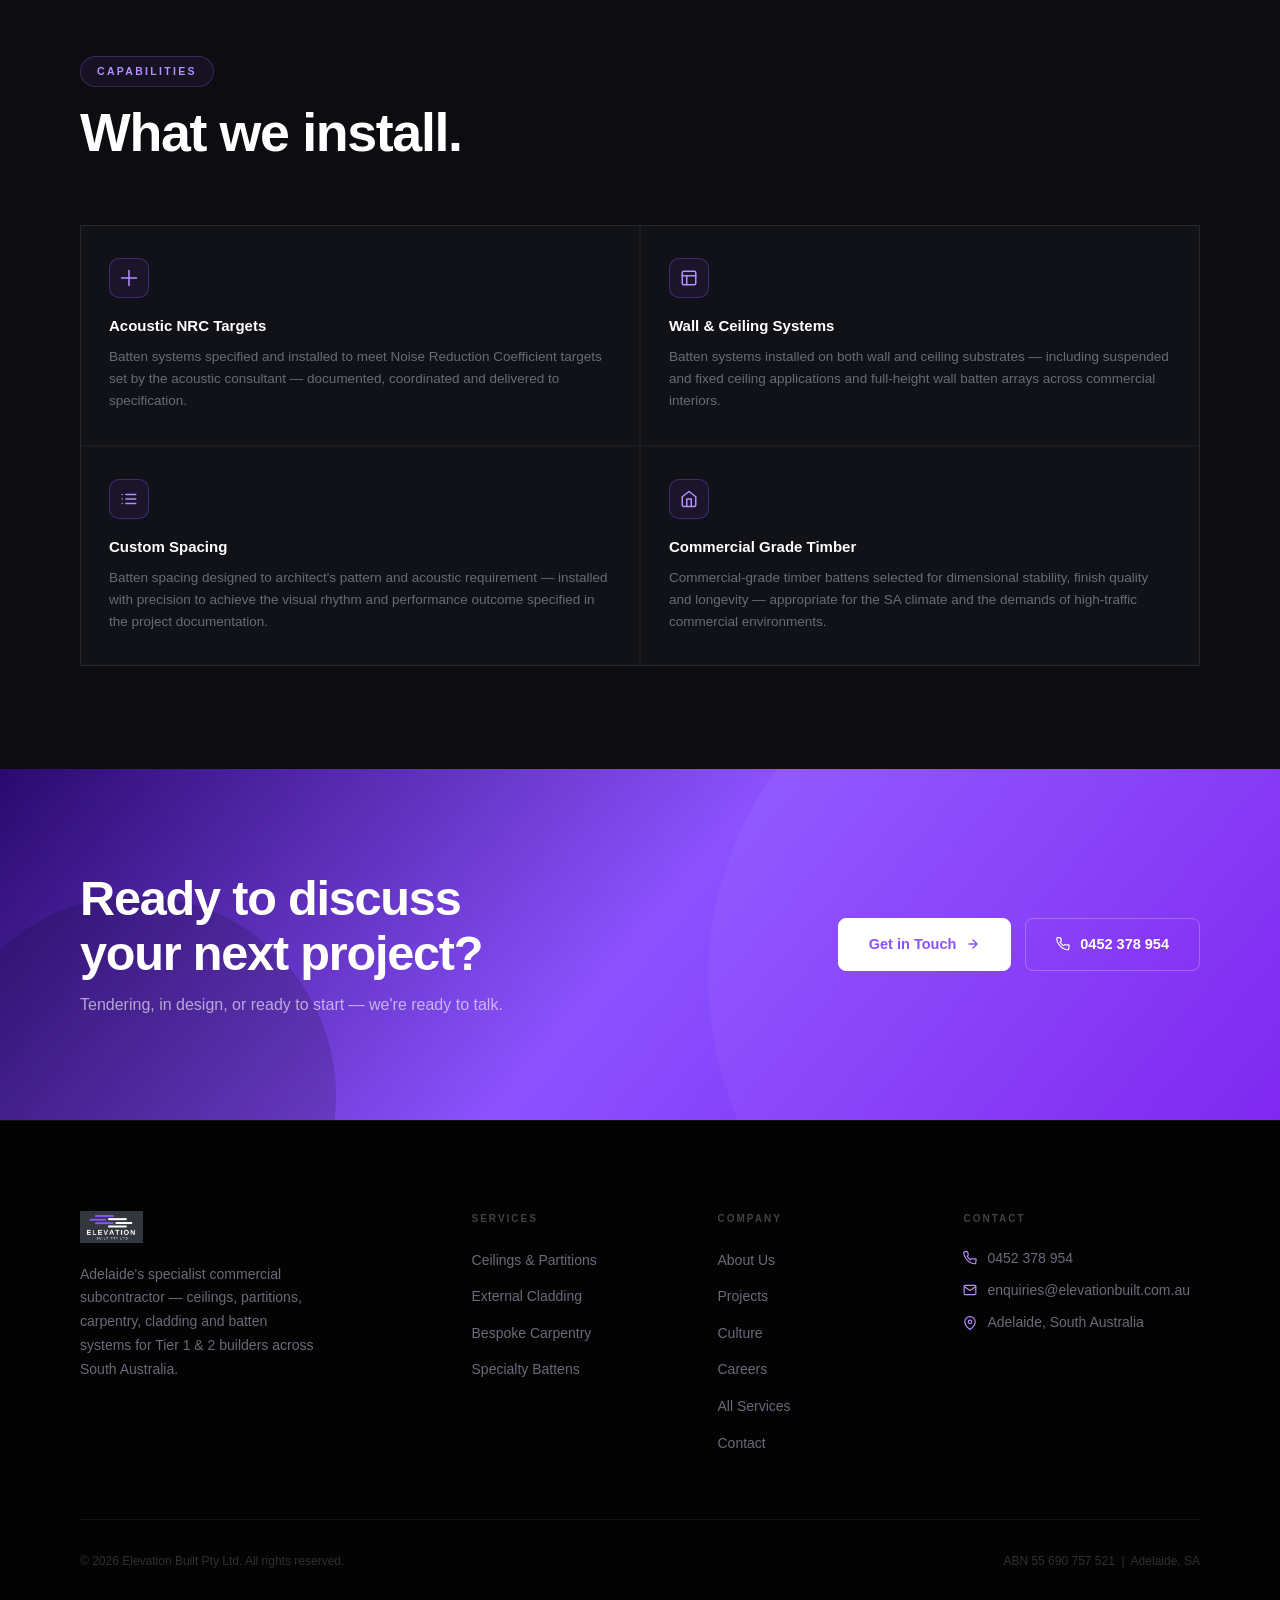
<file: battens.html>
<!DOCTYPE html>
<html lang="en">
<head>
  <meta charset="UTF-8" />
  <meta name="viewport" content="width=device-width, initial-scale=1.0" />
  <title>Specialty Battens | Elevation Built | Architectural Batten Systems Adelaide</title>
  <meta name="description" content="Architectural batten wall and ceiling systems installed to meet acoustic NRC targets for healthcare, education and corporate environments across South Australia." />
  <link rel="canonical" href="https://elevationbuilt.com.au/battens.html" />
  <meta property="og:title" content="Specialty Battens | Elevation Built Adelaide" />
  <meta property="og:description" content="Architectural batten systems — acoustic, NRC rated, commercial grade. Elevation Built, Adelaide SA." />
  <meta property="og:type" content="website" />
  <link rel="stylesheet" href="css/style.css?v=20260927-2" />
</head>
<body>

<!-- ===== NAV ===== -->
<nav class="nav" id="nav">
  <div class="container">
    <div class="nav-inner">
      <a href="./" class="nav-logo">
        <img src="images/eb-logo.png" alt="Elevation Built" />
      </a>
      <ul class="nav-links">
        <li><a href="./">Home</a></li>
        <li><a href="services.html" class="active">Services</a></li>
        <li><a href="projects.html">Projects</a></li>
        <li><a href="about.html">About</a></li>
        <li><a href="culture.html">Culture</a></li>
        <li><a href="careers.html">Careers</a></li>
        <li><a href="contact.html">Contact</a></li>
      </ul>
      <div class="nav-right">
        <button class="hamburger" id="hamburger" aria-label="Menu">
          <span></span><span></span><span></span>
        </button>
      </div>
    </div>
  </div>
</nav>

<!-- Mobile menu -->
<div class="mobile-menu" id="mobileMenu">
  <a href="./" onclick="closeMobileMenu()">Home</a>
  <a href="services.html" onclick="closeMobileMenu()">Services</a>
  <a href="projects.html" onclick="closeMobileMenu()">Projects</a>
  <a href="about.html" onclick="closeMobileMenu()">About</a>
  <a href="culture.html" onclick="closeMobileMenu()">Culture</a>
  <a href="careers.html" onclick="closeMobileMenu()">Careers</a>
  <a href="contact.html" onclick="closeMobileMenu()">Contact</a>
</div>

<!-- ===== PAGE HERO ===== -->
<section class="page-hero">
  <div class="page-hero-bg" style="background-image: url('images/battens.png')"></div>
  <div class="container">
    <div class="page-hero-content">
    <a href="services.html" class="back-link" aria-label="Back to Services"><svg viewBox="0 0 24 24" fill="none" stroke-width="2.5" stroke-linecap="round" stroke-linejoin="round"><path d="M19 12H5M12 5l-7 7 7 7"/></svg>Back to services</a>
      <span class="label">Specialty Battens</span>
      <h1>Architectural Batten Systems</h1>
      <p>Batten wall and ceiling systems installed to meet acoustic NRC targets — precision-spaced, commercial-grade timber for healthcare, education and corporate environments.</p>
    </div>
  </div>
</section>

<!-- ===== SERVICE DETAIL ===== -->
<section class="section" style="background: var(--bg);">
  <div class="container">
    <div class="service-detail reveal">
      <div class="service-detail-img">
        <img src="images/battens.png" alt="Specialty batten systems Adelaide" />
      </div>
      <div>
        <span class="label">04 — Acoustic &amp; Visual</span>
        <h2 class="section-title" style="margin: 20px 0 20px;">Precision spacing.<br>Acoustic performance.</h2>
        <div class="prose">
          <p>Elevation Built installs specialty batten systems across South Australia's most demanding commercial environments. Our crews work to architect's drawings and acoustic engineer specifications — installing commercial-grade timber battens to precise spacing tolerances on wall and ceiling substrates.</p>
          <p>We deliver batten systems in healthcare, education and corporate settings where acoustic performance is non-negotiable. Every installation is coordinated against the acoustic consultant's NRC targets and the project programme — ensuring the visual finish and performance outcome are achieved without rework.</p>
          <p>Batten systems require meticulous coordination with other trades. Our site supervisors manage this interface on site, and our Project Manager drives the sequencing through the 4-week lookahead — so batten installation lands at the right time in the right sequence every time.</p>
        </div>
        <div class="tags">
          <span class="tag">Specialty Battens</span>
          <span class="tag">Acoustic Systems</span>
          <span class="tag">NRC Rated</span>
          <span class="tag">Architectural</span>
          <span class="tag">Commercial</span>
        </div>
      </div>
    </div>
  </div>
</section>

<!-- ===== FEATURES ===== -->
<section class="section" style="background: var(--surface);">
  <div class="container">
    <div class="section-head reveal">
      <span class="label">Capabilities</span>
      <h2 class="section-title">What we install.</h2>
    </div>
    <div class="features-grid">
      <div class="feature-item reveal reveal-d1">
        <div class="feature-icon">
          <svg viewBox="0 0 24 24" fill="none" stroke-width="2" stroke-linecap="round" stroke-linejoin="round"><path d="M12 22V2M2 12h20"/></svg>
        </div>
        <h4>Acoustic NRC Targets</h4>
        <p>Batten systems specified and installed to meet Noise Reduction Coefficient targets set by the acoustic consultant — documented, coordinated and delivered to specification.</p>
      </div>
      <div class="feature-item reveal reveal-d2">
        <div class="feature-icon">
          <svg viewBox="0 0 24 24" fill="none" stroke-width="2" stroke-linecap="round" stroke-linejoin="round"><rect x="3" y="3" width="18" height="18" rx="2"/><path d="M3 9h18M9 21V9"/></svg>
        </div>
        <h4>Wall &amp; Ceiling Systems</h4>
        <p>Batten systems installed on both wall and ceiling substrates — including suspended and fixed ceiling applications and full-height wall batten arrays across commercial interiors.</p>
      </div>
      <div class="feature-item reveal reveal-d3">
        <div class="feature-icon">
          <svg viewBox="0 0 24 24" fill="none" stroke-width="2" stroke-linecap="round" stroke-linejoin="round"><path d="M8 6h13M8 12h13M8 18h13M3 6h.01M3 12h.01M3 18h.01"/></svg>
        </div>
        <h4>Custom Spacing</h4>
        <p>Batten spacing designed to architect's pattern and acoustic requirement — installed with precision to achieve the visual rhythm and performance outcome specified in the project documentation.</p>
      </div>
      <div class="feature-item reveal reveal-d4">
        <div class="feature-icon">
          <svg viewBox="0 0 24 24" fill="none" stroke-width="2" stroke-linecap="round" stroke-linejoin="round"><path d="M3 9l9-7 9 7v11a2 2 0 01-2 2H5a2 2 0 01-2-2z"/><polyline points="9 22 9 12 15 12 15 22"/></svg>
        </div>
        <h4>Commercial Grade Timber</h4>
        <p>Commercial-grade timber battens selected for dimensional stability, finish quality and longevity — appropriate for the SA climate and the demands of high-traffic commercial environments.</p>
      </div>
    </div>
  </div>
</section>

<!-- ===== CTA ===== -->
<section class="cta-section">
  <div class="container">
    <div class="cta-inner">
      <div class="cta-text">
        <h2 class="cta-title">Ready to discuss<br>your next project?</h2>
        <p class="cta-sub">Tendering, in design, or ready to start — we're ready to talk.</p>
      </div>
      <div class="cta-actions">
        <a href="contact.html" class="btn btn-white">
          Get in Touch
          <svg viewBox="0 0 24 24" fill="none" stroke="currentColor" stroke-width="2.5" stroke-linecap="round" stroke-linejoin="round"><path d="M5 12h14M12 5l7 7-7 7"/></svg>
        </a>
        <a href="tel:0452378954" class="btn btn-outline" style="border-color:rgba(255,255,255,0.25); color:#fff;">
          <svg viewBox="0 0 24 24" fill="none" stroke="currentColor" stroke-width="2" stroke-linecap="round" stroke-linejoin="round"><path d="M22 16.92v3a2 2 0 01-2.18 2 19.79 19.79 0 01-8.63-3.07A19.5 19.5 0 014.5 12 19.79 19.79 0 011.23 3.43 2 2 0 013.22 1h3a2 2 0 012 1.72c.127.96.361 1.903.7 2.81a2 2 0 01-.45 2.11L7.09 8.91a16 16 0 006 6l1.27-1.27a2 2 0 012.11-.45c.907.339 1.85.573 2.81.7A2 2 0 0122 16.92z"/></svg>
          0452 378 954
        </a>
      </div>
    </div>
  </div>
</section>

<!-- ===== FOOTER ===== -->
<footer class="footer">
  <div class="container">
    <div class="footer-grid">
      <div class="footer-brand">
        <img src="images/eb-logo.png" alt="Elevation Built" class="footer-logo" />
        <p class="footer-tagline">Adelaide's specialist commercial subcontractor — ceilings, partitions, carpentry, cladding and batten systems for Tier 1 & 2 builders across South Australia.</p>
      </div>
      <div class="footer-col">
        <h5>Services</h5>
        <ul>
          <li><a href="ceilings-partitions.html">Ceilings &amp; Partitions</a></li>
          <li><a href="cladding.html">External Cladding</a></li>
          <li><a href="carpentry.html">Bespoke Carpentry</a></li>
          <li><a href="battens.html">Specialty Battens</a></li>
        </ul>
      </div>
      <div class="footer-col">
        <h5>Company</h5>
        <ul>
          <li><a href="about.html">About Us</a></li>
          <li><a href="projects.html">Projects</a></li>
          <li><a href="culture.html">Culture</a></li>
          <li><a href="careers.html">Careers</a></li>
          <li><a href="services.html">All Services</a></li>
          <li><a href="contact.html">Contact</a></li>
        </ul>
      </div>
      <div class="footer-col">
        <h5>Contact</h5>
        <div class="footer-contact-line">
          <svg viewBox="0 0 24 24" fill="none" stroke-width="2" stroke-linecap="round" stroke-linejoin="round"><path d="M22 16.92v3a2 2 0 01-2.18 2 19.79 19.79 0 01-8.63-3.07A19.5 19.5 0 014.5 12 19.79 19.79 0 011.23 3.43 2 2 0 013.22 1h3a2 2 0 012 1.72c.127.96.361 1.903.7 2.81a2 2 0 01-.45 2.11L7.09 8.91a16 16 0 006 6l1.27-1.27a2 2 0 012.11-.45c.907.339 1.85.573 2.81.7A2 2 0 0122 16.92z"/></svg>
          <a href="tel:0452378954">0452 378 954</a>
        </div>
        <div class="footer-contact-line">
          <svg viewBox="0 0 24 24" fill="none" stroke-width="2" stroke-linecap="round" stroke-linejoin="round"><path d="M4 4h16c1.1 0 2 .9 2 2v12c0 1.1-.9 2-2 2H4c-1.1 0-2-.9-2-2V6c0-1.1.9-2 2-2z"/><polyline points="22,6 12,13 2,6"/></svg>
          <a href="mailto:enquiries@elevationbuilt.com.au">enquiries@elevationbuilt.com.au</a>
        </div>
        <div class="footer-contact-line">
          <svg viewBox="0 0 24 24" fill="none" stroke-width="2" stroke-linecap="round" stroke-linejoin="round"><path d="M21 10c0 7-9 13-9 13s-9-6-9-13a9 9 0 0118 0z"/><circle cx="12" cy="10" r="3"/></svg>
          <p>Adelaide, South Australia</p>
        </div>
      </div>
    </div>
    <div class="footer-bottom">
      <p class="footer-copy">© 2026 Elevation Built Pty Ltd. All rights reserved.</p>
      <span class="footer-abn">ABN 55 690 757 521 &nbsp;|&nbsp; Adelaide, SA</span>
    </div>
  </div>
</footer>

<script>
const nav = document.getElementById('nav');
window.addEventListener('scroll', () => {
  nav.classList.toggle('scrolled', window.scrollY > 40);
}, { passive: true });

const hamburger = document.getElementById('hamburger');
const mobileMenu = document.getElementById('mobileMenu');
let menuOpen = false;
hamburger.addEventListener('click', () => {
  menuOpen = !menuOpen;
  mobileMenu.classList.toggle('open', menuOpen);
  document.body.style.overflow = menuOpen ? 'hidden' : '';
});
function closeMobileMenu() {
  menuOpen = false;
  mobileMenu.classList.remove('open');
  document.body.style.overflow = '';
}

const reveals = document.querySelectorAll('.reveal');
const revealObserver = new IntersectionObserver((entries) => {
  entries.forEach(e => {
    if (e.isIntersecting) {
      e.target.classList.add('visible');
      revealObserver.unobserve(e.target);
    }
  });
}, { threshold: 0.1, rootMargin: '0px 0px -40px 0px' });
reveals.forEach(el => revealObserver.observe(el));
</script>
</body>
</html>
</file>
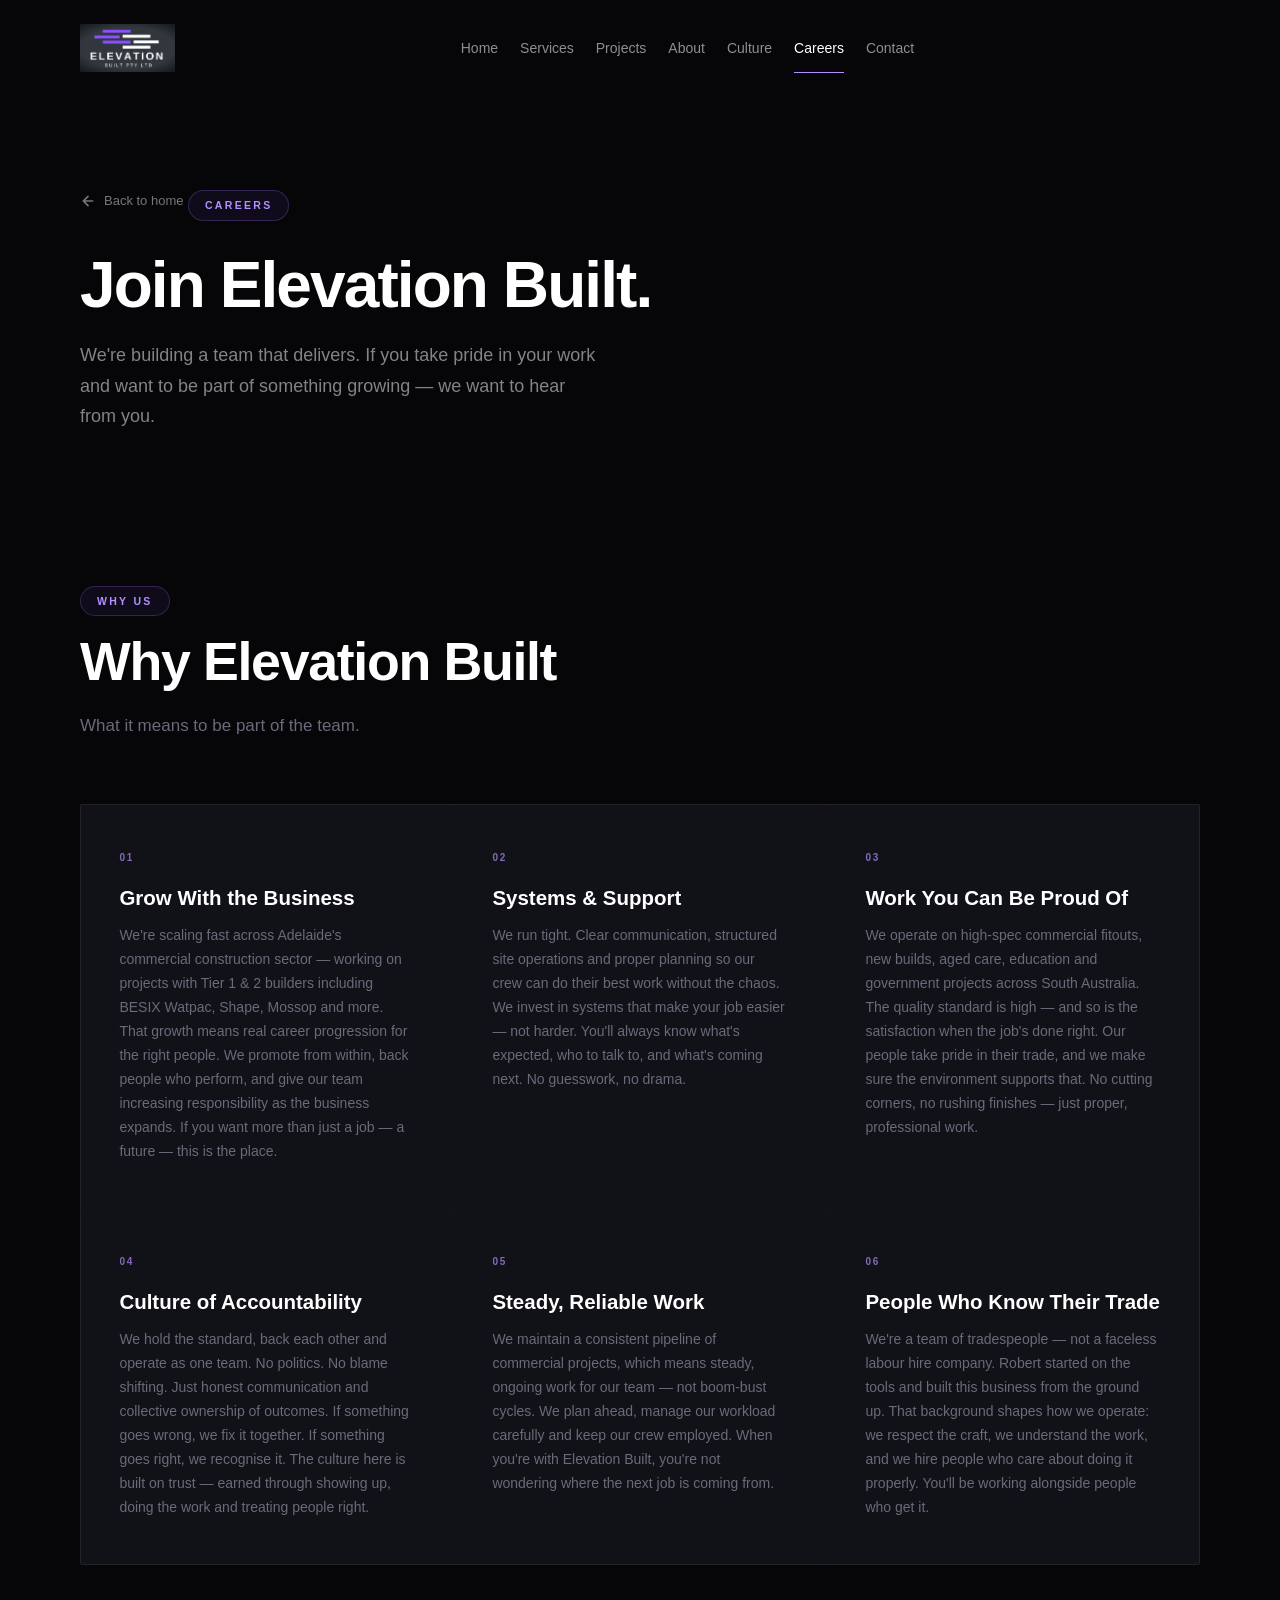
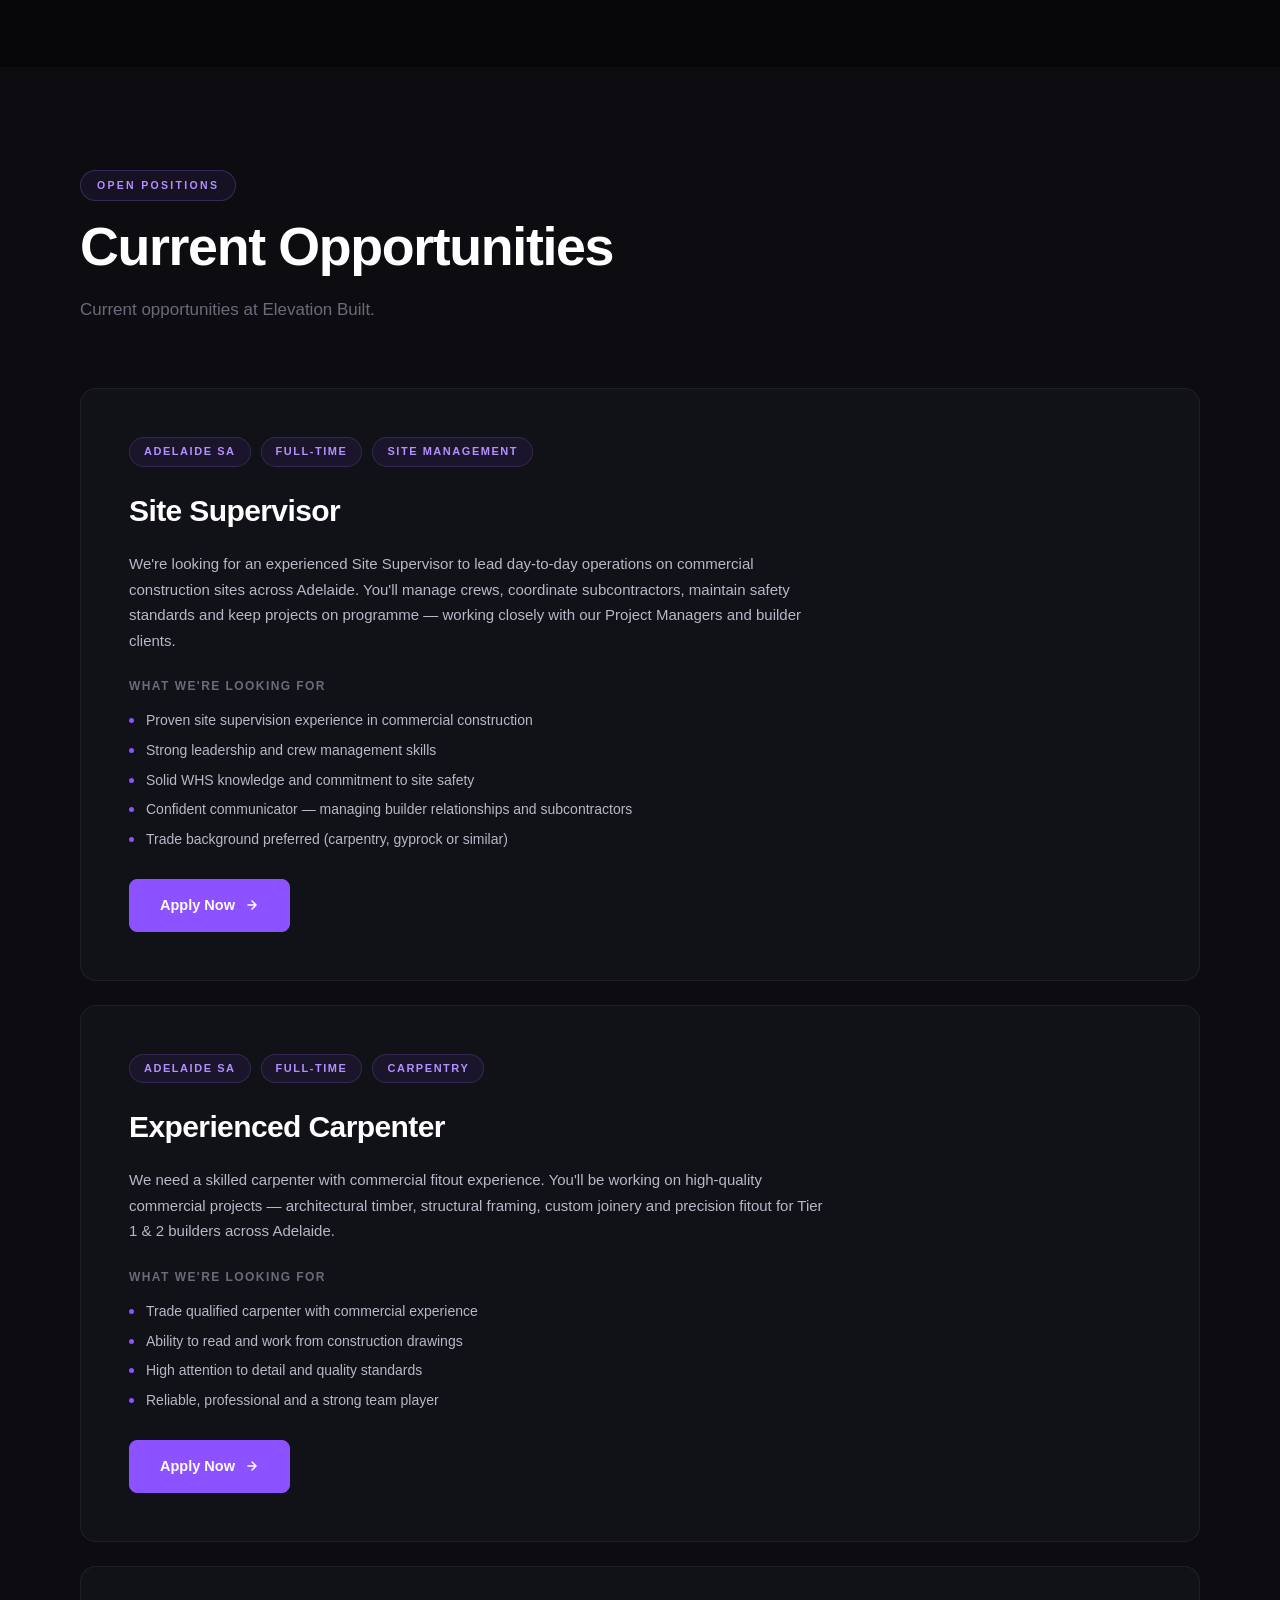
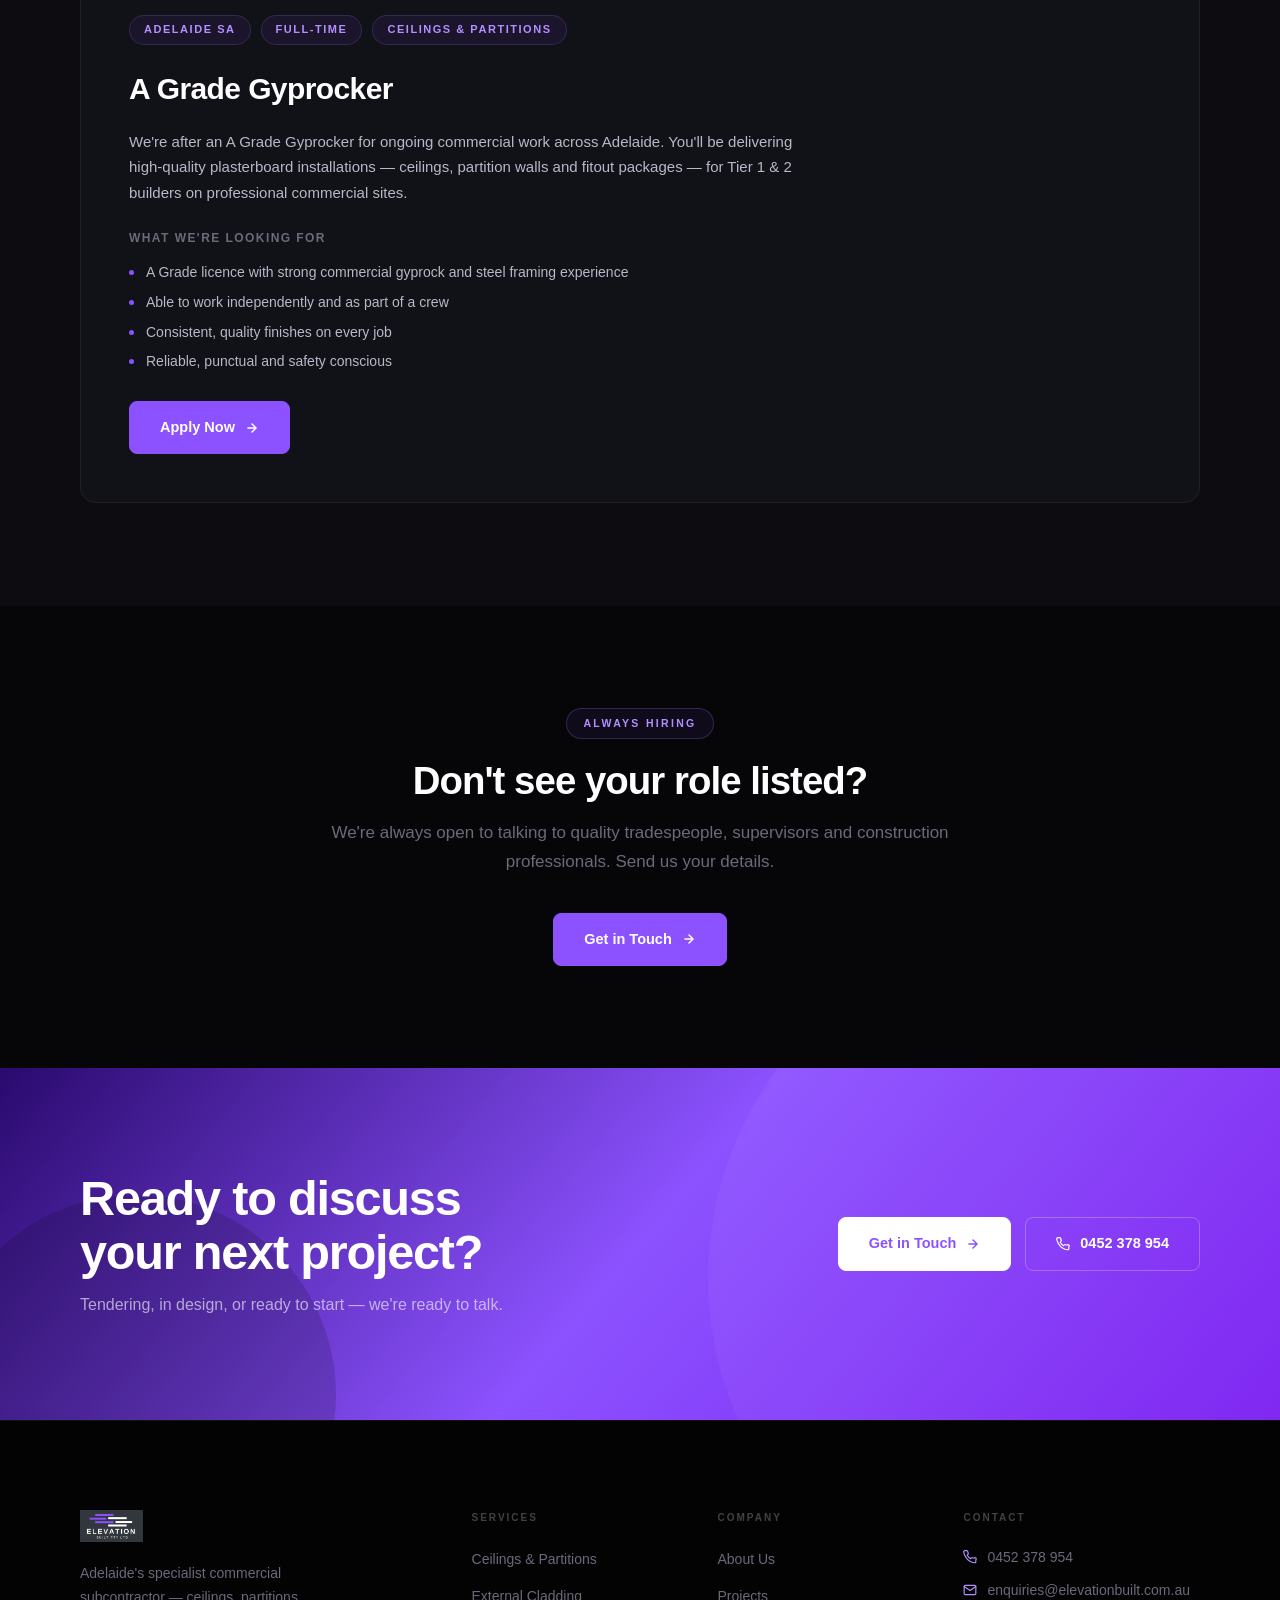
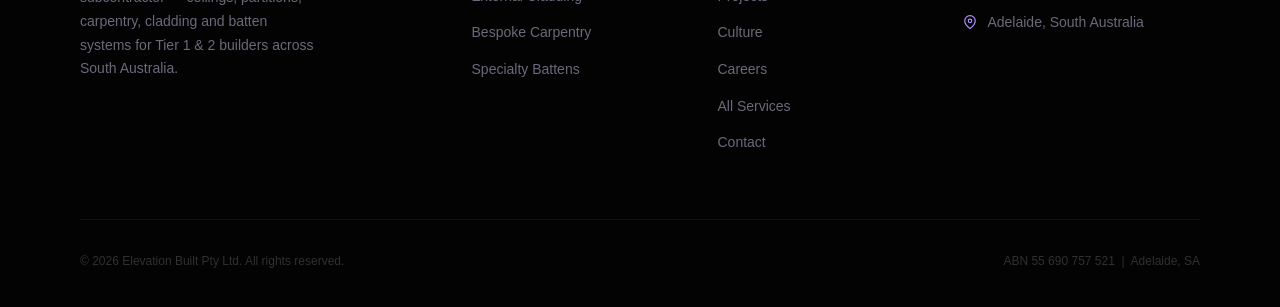
<file: careers.html>
<!DOCTYPE html>
<html lang="en">
<head>
  <meta charset="UTF-8" />
  <meta name="viewport" content="width=device-width, initial-scale=1.0" />
  <title>Careers | Elevation Built | Commercial Construction Adelaide</title>
  <meta name="description" content="Join the Elevation Built team. We're looking for quality tradespeople, supervisors and construction professionals who take pride in their work." />
  <link rel="canonical" href="https://elevationbuilt.com.au/careers.html" />
  <meta property="og:title" content="Careers | Elevation Built" />
  <meta property="og:description" content="We're building a team that delivers. If you take pride in your work and want to be part of something growing — we want to hear from you." />
  <meta property="og:type" content="website" />
  <link rel="stylesheet" href="css/style.css?v=20260927-2" />
  <style>
    /* Job cards */
    .jobs-list {
      display: flex;
      flex-direction: column;
      gap: 24px;
      margin-top: clamp(40px, 5vw, 64px);
    }
    .job-card {
      background: var(--card);
      border: 1px solid var(--border);
      border-radius: 16px;
      padding: clamp(28px, 4vw, 48px);
      transition: border-color 0.3s;
    }
    .job-card:hover { border-color: var(--border-purple); }
    .job-meta {
      display: flex;
      flex-wrap: wrap;
      gap: 10px;
      margin-bottom: 20px;
    }
    .job-tag {
      font-family: var(--font-head);
      font-size: 11px;
      font-weight: 600;
      letter-spacing: 0.14em;
      text-transform: uppercase;
      color: var(--purple-light);
      background: var(--purple-subtle);
      border: 1px solid rgba(155,111,240,0.2);
      border-radius: 100px;
      padding: 5px 14px;
    }
    .job-title {
      font-family: var(--font-head);
      font-size: clamp(22px, 2.4vw, 30px);
      font-weight: 700;
      color: var(--white);
      margin-bottom: 16px;
      letter-spacing: -0.02em;
    }
    .job-desc {
      font-size: 15px;
      color: var(--grey-light);
      line-height: 1.7;
      margin-bottom: 24px;
      max-width: 700px;
    }
    .job-reqs {
      margin-bottom: 28px;
    }
    .job-reqs-title {
      font-family: var(--font-head);
      font-size: 12px;
      font-weight: 600;
      letter-spacing: 0.12em;
      text-transform: uppercase;
      color: var(--grey);
      margin-bottom: 14px;
    }
    .job-reqs ul {
      list-style: none;
      display: flex;
      flex-direction: column;
      gap: 8px;
    }
    .job-reqs li {
      display: flex;
      align-items: flex-start;
      gap: 12px;
      font-size: 14px;
      color: var(--grey-light);
      line-height: 1.55;
    }
    .job-reqs li::before {
      content: '';
      display: block;
      width: 5px;
      height: 5px;
      background: var(--purple);
      border-radius: 50%;
      margin-top: 8px;
      flex-shrink: 0;
    }

    /* Speculative section */
    .spec-section {
      text-align: center;
      padding: var(--section-py) 0;
      background: var(--bg);
    }
    .spec-inner {
      max-width: 640px;
      margin: 0 auto;
    }
    .spec-inner h2 {
      font-family: var(--font-head);
      font-size: clamp(26px, 3vw, 40px);
      font-weight: 700;
      color: var(--white);
      letter-spacing: -0.025em;
      line-height: 1.15;
      margin: 20px 0 16px;
    }
    .spec-inner p {
      font-size: clamp(15px, 1.4vw, 17px);
      color: var(--grey);
      line-height: 1.7;
      margin-bottom: 36px;
    }
  </style>
</head>
<body>

<!-- ===== NAV ===== -->
<nav class="nav" id="nav">
  <div class="container">
    <div class="nav-inner">
      <a href="./" class="nav-logo">
        <img src="images/eb-logo.png" alt="Elevation Built" />
      </a>
      <ul class="nav-links">
        <li><a href="./">Home</a></li>
        <li><a href="services.html">Services</a></li>
        <li><a href="projects.html">Projects</a></li>
        <li><a href="about.html">About</a></li>
        <li><a href="culture.html">Culture</a></li>
        <li><a href="careers.html" class="active">Careers</a></li>
        <li><a href="contact.html">Contact</a></li>
      </ul>
      <div class="nav-right">
        <button class="hamburger" id="hamburger" aria-label="Menu">
          <span></span><span></span><span></span>
        </button>
      </div>
    </div>
  </div>
</nav>

<!-- Mobile menu -->
<div class="mobile-menu" id="mobileMenu">
  <a href="./" onclick="closeMobileMenu()">Home</a>
  <a href="services.html" onclick="closeMobileMenu()">Services</a>
  <a href="projects.html" onclick="closeMobileMenu()">Projects</a>
  <a href="about.html" onclick="closeMobileMenu()">About</a>
  <a href="culture.html" onclick="closeMobileMenu()">Culture</a>
  <a href="careers.html" onclick="closeMobileMenu()">Careers</a>
  <a href="contact.html" onclick="closeMobileMenu()">Contact</a>
</div>

<!-- ===== PAGE HERO ===== -->
<section class="page-hero" style="background: var(--bg);">
  <div class="container">
    <div class="page-hero-content">
    <a href="./" class="back-link" aria-label="Back to Home"><svg viewBox="0 0 24 24" fill="none" stroke-width="2.5" stroke-linecap="round" stroke-linejoin="round"><path d="M19 12H5M12 5l-7 7 7 7"/></svg>Back to home</a>
      <span class="label reveal">Careers</span>
      <h1 class="reveal reveal-d1">Join Elevation Built.</h1>
      <p class="reveal reveal-d2">We're building a team that delivers. If you take pride in your work and want to be part of something growing — we want to hear from you.</p>
    </div>
  </div>
</section>

<!-- ===== WHY WORK HERE ===== -->
<section class="section" style="background: var(--bg); padding-top: clamp(60px, 6vw, 100px);">
  <div class="container">
    <div class="section-head reveal">
      <span class="label">Why Us</span>
      <h2 class="section-title" style="margin:16px 0 20px;">Why Elevation Built</h2>
      <p class="section-sub">What it means to be part of the team.</p>
    </div>
    <div class="why-grid">
      <div class="why-item reveal reveal-d1">
        <div class="why-num">01</div>
        <h3>Grow With the Business</h3>
        <p>We're scaling fast across Adelaide's commercial construction sector — working on projects with Tier 1 & 2 builders including BESIX Watpac, Shape, Mossop and more. That growth means real career progression for the right people. We promote from within, back people who perform, and give our team increasing responsibility as the business expands. If you want more than just a job — a future — this is the place.</p>
      </div>
      <div class="why-item reveal reveal-d2">
        <div class="why-num">02</div>
        <h3>Systems &amp; Support</h3>
        <p>We run tight. Clear communication, structured site operations and proper planning so our crew can do their best work without the chaos. We invest in systems that make your job easier — not harder. You'll always know what's expected, who to talk to, and what's coming next. No guesswork, no drama.</p>
      </div>
      <div class="why-item reveal reveal-d3">
        <div class="why-num">03</div>
        <h3>Work You Can Be Proud Of</h3>
        <p>We operate on high-spec commercial fitouts, new builds, aged care, education and government projects across South Australia. The quality standard is high — and so is the satisfaction when the job's done right. Our people take pride in their trade, and we make sure the environment supports that. No cutting corners, no rushing finishes — just proper, professional work.</p>
      </div>
      <div class="why-item reveal reveal-d4">
        <div class="why-num">04</div>
        <h3>Culture of Accountability</h3>
        <p>We hold the standard, back each other and operate as one team. No politics. No blame shifting. Just honest communication and collective ownership of outcomes. If something goes wrong, we fix it together. If something goes right, we recognise it. The culture here is built on trust — earned through showing up, doing the work and treating people right.</p>
      </div>
      <div class="why-item reveal reveal-d5">
        <div class="why-num">05</div>
        <h3>Steady, Reliable Work</h3>
        <p>We maintain a consistent pipeline of commercial projects, which means steady, ongoing work for our team — not boom-bust cycles. We plan ahead, manage our workload carefully and keep our crew employed. When you're with Elevation Built, you're not wondering where the next job is coming from.</p>
      </div>
      <div class="why-item reveal reveal-d6">
        <div class="why-num">06</div>
        <h3>People Who Know Their Trade</h3>
        <p>We're a team of tradespeople — not a faceless labour hire company. Robert started on the tools and built this business from the ground up. That background shapes how we operate: we respect the craft, we understand the work, and we hire people who care about doing it properly. You'll be working alongside people who get it.</p>
      </div>
    </div>
  </div>
</section>

<!-- ===== OPEN ROLES ===== -->
<section class="section" style="background: var(--surface);">
  <div class="container">
    <div class="section-head reveal">
      <span class="label">Open Positions</span>
      <h2 class="section-title" style="margin:16px 0 20px;">Current Opportunities</h2>
      <p class="section-sub">Current opportunities at Elevation Built.</p>
    </div>
    <div class="jobs-list">

      <div class="job-card reveal reveal-d1">
        <div class="job-meta">
          <span class="job-tag">Adelaide SA</span>
          <span class="job-tag">Full-time</span>
          <span class="job-tag">Site Management</span>
        </div>
        <div class="job-title">Site Supervisor</div>
        <p class="job-desc">We're looking for an experienced Site Supervisor to lead day-to-day operations on commercial construction sites across Adelaide. You'll manage crews, coordinate subcontractors, maintain safety standards and keep projects on programme — working closely with our Project Managers and builder clients.</p>
        <div class="job-reqs">
          <div class="job-reqs-title">What we're looking for</div>
          <ul>
            <li>Proven site supervision experience in commercial construction</li>
            <li>Strong leadership and crew management skills</li>
            <li>Solid WHS knowledge and commitment to site safety</li>
            <li>Confident communicator — managing builder relationships and subcontractors</li>
            <li>Trade background preferred (carpentry, gyprock or similar)</li>
          </ul>
        </div>
        <a href="contact.html" class="btn btn-primary">
          Apply Now
          <svg viewBox="0 0 24 24" fill="none" stroke="currentColor" stroke-width="2.5" stroke-linecap="round" stroke-linejoin="round"><path d="M5 12h14M12 5l7 7-7 7"/></svg>
        </a>
      </div>

      <div class="job-card reveal reveal-d2">
        <div class="job-meta">
          <span class="job-tag">Adelaide SA</span>
          <span class="job-tag">Full-time</span>
          <span class="job-tag">Carpentry</span>
        </div>
        <div class="job-title">Experienced Carpenter</div>
        <p class="job-desc">We need a skilled carpenter with commercial fitout experience. You'll be working on high-quality commercial projects — architectural timber, structural framing, custom joinery and precision fitout for Tier 1 & 2 builders across Adelaide.</p>
        <div class="job-reqs">
          <div class="job-reqs-title">What we're looking for</div>
          <ul>
            <li>Trade qualified carpenter with commercial experience</li>
            <li>Ability to read and work from construction drawings</li>
            <li>High attention to detail and quality standards</li>
            <li>Reliable, professional and a strong team player</li>
          </ul>
        </div>
        <a href="contact.html" class="btn btn-primary">
          Apply Now
          <svg viewBox="0 0 24 24" fill="none" stroke="currentColor" stroke-width="2.5" stroke-linecap="round" stroke-linejoin="round"><path d="M5 12h14M12 5l7 7-7 7"/></svg>
        </a>
      </div>

      <div class="job-card reveal reveal-d3">
        <div class="job-meta">
          <span class="job-tag">Adelaide SA</span>
          <span class="job-tag">Full-time</span>
          <span class="job-tag">Ceilings &amp; Partitions</span>
        </div>
        <div class="job-title">A Grade Gyprocker</div>
        <p class="job-desc">We're after an A Grade Gyprocker for ongoing commercial work across Adelaide. You'll be delivering high-quality plasterboard installations — ceilings, partition walls and fitout packages — for Tier 1 & 2 builders on professional commercial sites.</p>
        <div class="job-reqs">
          <div class="job-reqs-title">What we're looking for</div>
          <ul>
            <li>A Grade licence with strong commercial gyprock and steel framing experience</li>
            <li>Able to work independently and as part of a crew</li>
            <li>Consistent, quality finishes on every job</li>
            <li>Reliable, punctual and safety conscious</li>
          </ul>
        </div>
        <a href="contact.html" class="btn btn-primary">
          Apply Now
          <svg viewBox="0 0 24 24" fill="none" stroke="currentColor" stroke-width="2.5" stroke-linecap="round" stroke-linejoin="round"><path d="M5 12h14M12 5l7 7-7 7"/></svg>
        </a>
      </div>

    </div>
  </div>
</section>

<!-- ===== SPECULATIVE ===== -->
<section class="spec-section">
  <div class="container">
    <div class="spec-inner">
      <span class="label reveal">Always Hiring</span>
      <h2 class="reveal reveal-d1">Don't see your role listed?</h2>
      <p class="reveal reveal-d2">We're always open to talking to quality tradespeople, supervisors and construction professionals. Send us your details.</p>
      <div class="reveal reveal-d3">
        <a href="contact.html" class="btn btn-primary">
          Get in Touch
          <svg viewBox="0 0 24 24" fill="none" stroke="currentColor" stroke-width="2.5" stroke-linecap="round" stroke-linejoin="round"><path d="M5 12h14M12 5l7 7-7 7"/></svg>
        </a>
      </div>
    </div>
  </div>
</section>

<!-- ===== CTA ===== -->
<section class="cta-section">
  <div class="container">
    <div class="cta-inner">
      <div class="cta-text">
        <h2 class="cta-title">Ready to discuss<br>your next project?</h2>
        <p class="cta-sub">Tendering, in design, or ready to start — we're ready to talk.</p>
      </div>
      <div class="cta-actions">
        <a href="contact.html" class="btn btn-white">
          Get in Touch
          <svg viewBox="0 0 24 24" fill="none" stroke="currentColor" stroke-width="2.5" stroke-linecap="round" stroke-linejoin="round"><path d="M5 12h14M12 5l7 7-7 7"/></svg>
        </a>
        <a href="tel:0452378954" class="btn btn-outline" style="border-color:rgba(255,255,255,0.25); color:#fff;">
          <svg viewBox="0 0 24 24" fill="none" stroke="currentColor" stroke-width="2" stroke-linecap="round" stroke-linejoin="round"><path d="M22 16.92v3a2 2 0 01-2.18 2 19.79 19.79 0 01-8.63-3.07A19.5 19.5 0 014.5 12 19.79 19.79 0 011.23 3.43 2 2 0 013.22 1h3a2 2 0 012 1.72c.127.96.361 1.903.7 2.81a2 2 0 01-.45 2.11L7.09 8.91a16 16 0 006 6l1.27-1.27a2 2 0 012.11-.45c.907.339 1.85.573 2.81.7A2 2 0 0122 16.92z"/></svg>
          0452 378 954
        </a>
      </div>
    </div>
  </div>
</section>

<!-- ===== FOOTER ===== -->
<footer class="footer">
  <div class="container">
    <div class="footer-grid">
      <div class="footer-brand">
        <img src="images/eb-logo.png" alt="Elevation Built" class="footer-logo" />
        <p class="footer-tagline">Adelaide's specialist commercial subcontractor — ceilings, partitions, carpentry, cladding and batten systems for Tier 1 & 2 builders across South Australia.</p>
      </div>
      <div class="footer-col">
        <h5>Services</h5>
        <ul>
          <li><a href="ceilings-partitions.html">Ceilings &amp; Partitions</a></li>
          <li><a href="cladding.html">External Cladding</a></li>
          <li><a href="carpentry.html">Bespoke Carpentry</a></li>
          <li><a href="battens.html">Specialty Battens</a></li>
        </ul>
      </div>
      <div class="footer-col">
        <h5>Company</h5>
        <ul>
          <li><a href="about.html">About Us</a></li>
          <li><a href="projects.html">Projects</a></li>
          <li><a href="culture.html">Culture</a></li>
          <li><a href="careers.html">Careers</a></li>
          <li><a href="services.html">All Services</a></li>
          <li><a href="contact.html">Contact</a></li>
        </ul>
      </div>
      <div class="footer-col">
        <h5>Contact</h5>
        <div class="footer-contact-line">
          <svg viewBox="0 0 24 24" fill="none" stroke-width="2" stroke-linecap="round" stroke-linejoin="round"><path d="M22 16.92v3a2 2 0 01-2.18 2 19.79 19.79 0 01-8.63-3.07A19.5 19.5 0 014.5 12 19.79 19.79 0 011.23 3.43 2 2 0 013.22 1h3a2 2 0 012 1.72c.127.96.361 1.903.7 2.81a2 2 0 01-.45 2.11L7.09 8.91a16 16 0 006 6l1.27-1.27a2 2 0 012.11-.45c.907.339 1.85.573 2.81.7A2 2 0 0122 16.92z"/></svg>
          <a href="tel:0452378954">0452 378 954</a>
        </div>
        <div class="footer-contact-line">
          <svg viewBox="0 0 24 24" fill="none" stroke-width="2" stroke-linecap="round" stroke-linejoin="round"><path d="M4 4h16c1.1 0 2 .9 2 2v12c0 1.1-.9 2-2 2H4c-1.1 0-2-.9-2-2V6c0-1.1.9-2 2-2z"/><polyline points="22,6 12,13 2,6"/></svg>
          <a href="mailto:enquiries@elevationbuilt.com.au">enquiries@elevationbuilt.com.au</a>
        </div>
        <div class="footer-contact-line">
          <svg viewBox="0 0 24 24" fill="none" stroke-width="2" stroke-linecap="round" stroke-linejoin="round"><path d="M21 10c0 7-9 13-9 13s-9-6-9-13a9 9 0 0118 0z"/><circle cx="12" cy="10" r="3"/></svg>
          <p>Adelaide, South Australia</p>
        </div>
      </div>
    </div>
    <div class="footer-bottom">
      <p class="footer-copy">© 2026 Elevation Built Pty Ltd. All rights reserved.</p>
      <span class="footer-abn">ABN 55 690 757 521 &nbsp;|&nbsp; Adelaide, SA</span>
    </div>
  </div>
</footer>

<script>
const nav = document.getElementById('nav');
window.addEventListener('scroll', () => {
  nav.classList.toggle('scrolled', window.scrollY > 40);
}, { passive: true });

const hamburger = document.getElementById('hamburger');
const mobileMenu = document.getElementById('mobileMenu');
let menuOpen = false;
hamburger.addEventListener('click', () => {
  menuOpen = !menuOpen;
  mobileMenu.classList.toggle('open', menuOpen);
  document.body.style.overflow = menuOpen ? 'hidden' : '';
});
function closeMobileMenu() {
  menuOpen = false;
  mobileMenu.classList.remove('open');
  document.body.style.overflow = '';
}

const reveals = document.querySelectorAll('.reveal');
const revealObserver = new IntersectionObserver((entries) => {
  entries.forEach(e => {
    if (e.isIntersecting) {
      e.target.classList.add('visible');
      revealObserver.unobserve(e.target);
    }
  });
}, { threshold: 0.1, rootMargin: '0px 0px -40px 0px' });
reveals.forEach(el => revealObserver.observe(el));
</script>
</body>
</html>
</file>
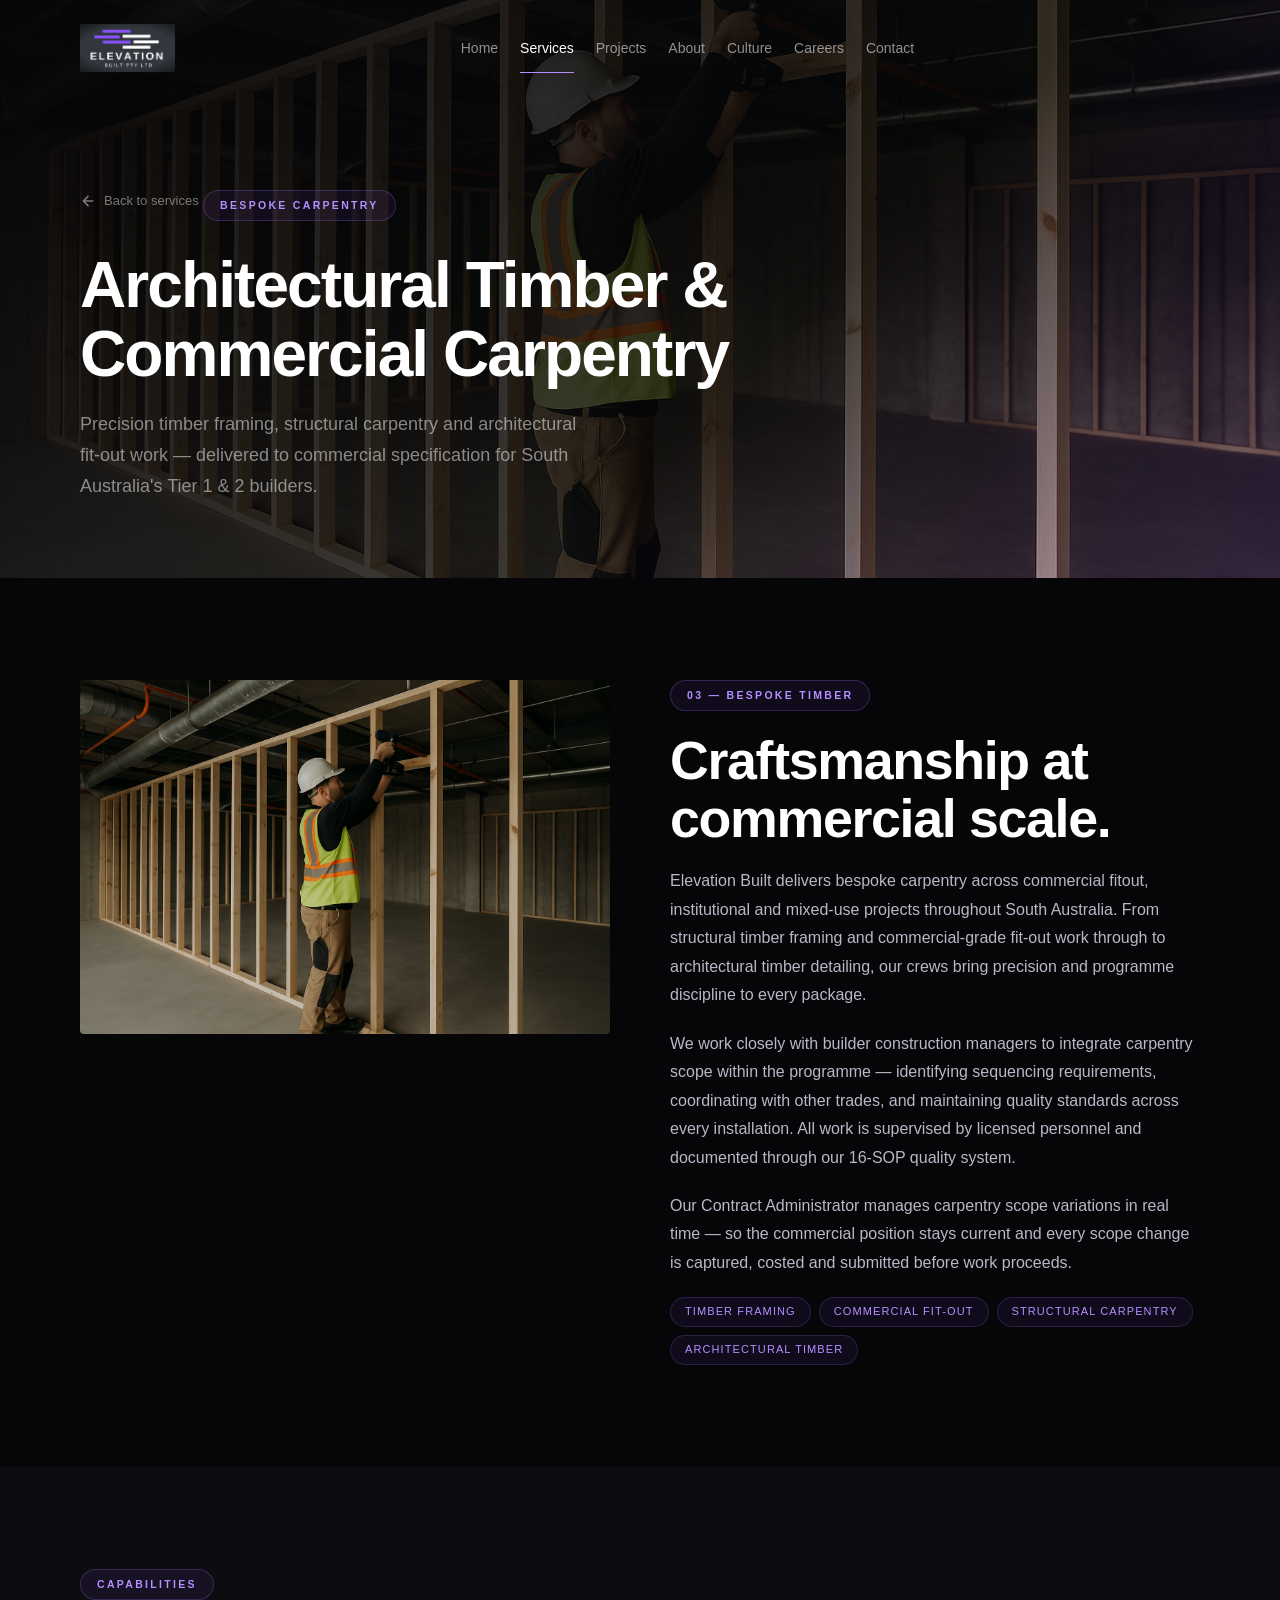
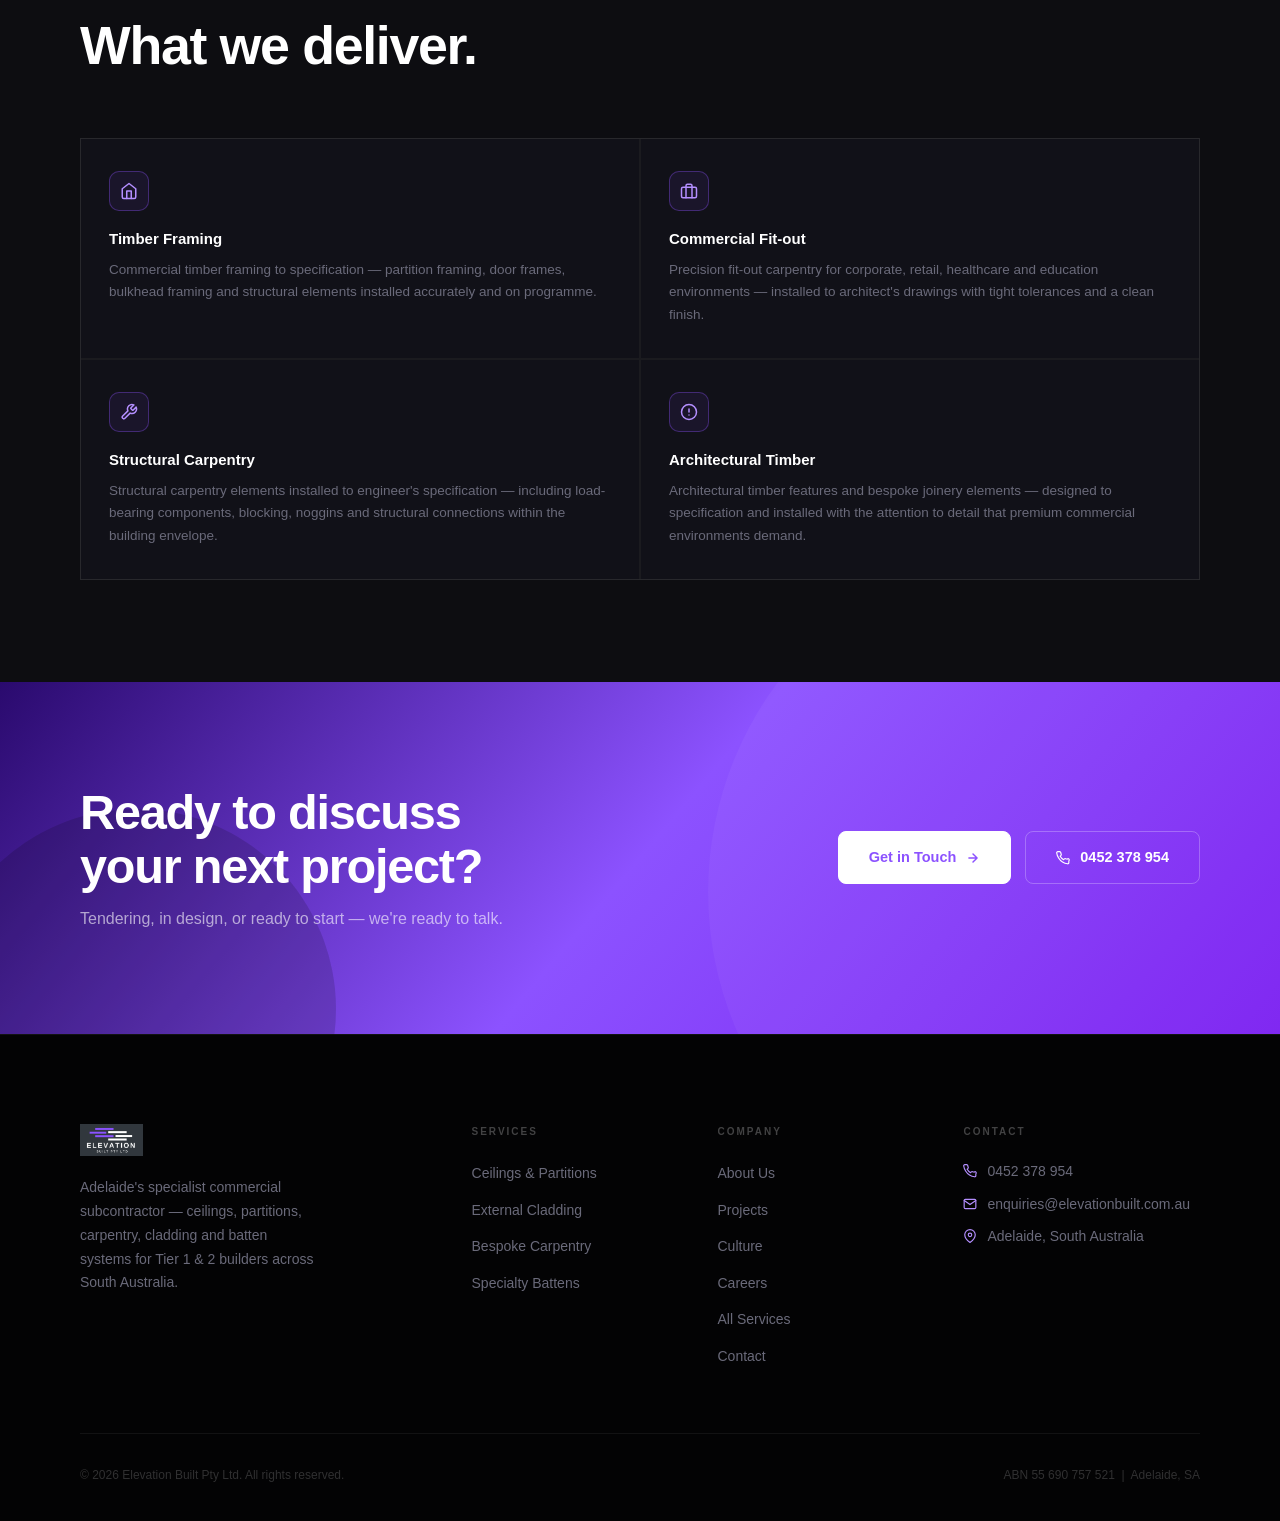
<file: carpentry.html>
<!DOCTYPE html>
<html lang="en">
<head>
  <meta charset="UTF-8" />
  <meta name="viewport" content="width=device-width, initial-scale=1.0" />
  <title>Bespoke Carpentry | Elevation Built | Architectural Timber Adelaide</title>
  <meta name="description" content="Architectural timber framing, structural carpentry and commercial fit-out carpentry for Tier 1 & 2 builders across South Australia — precision installation by experienced crews." />
  <link rel="canonical" href="https://elevationbuilt.com.au/carpentry.html" />
  <meta property="og:title" content="Bespoke Carpentry | Elevation Built Adelaide" />
  <meta property="og:description" content="Architectural timber and commercial carpentry for Tier 1 & 2 builders across South Australia." />
  <meta property="og:type" content="website" />
  <link rel="stylesheet" href="css/style.css?v=20260927-2" />
</head>
<body>

<!-- ===== NAV ===== -->
<nav class="nav" id="nav">
  <div class="container">
    <div class="nav-inner">
      <a href="./" class="nav-logo">
        <img src="images/eb-logo.png" alt="Elevation Built" />
      </a>
      <ul class="nav-links">
        <li><a href="./">Home</a></li>
        <li><a href="services.html" class="active">Services</a></li>
        <li><a href="projects.html">Projects</a></li>
        <li><a href="about.html">About</a></li>
        <li><a href="culture.html">Culture</a></li>
        <li><a href="careers.html">Careers</a></li>
        <li><a href="contact.html">Contact</a></li>
      </ul>
      <div class="nav-right">
        <button class="hamburger" id="hamburger" aria-label="Menu">
          <span></span><span></span><span></span>
        </button>
      </div>
    </div>
  </div>
</nav>

<!-- Mobile menu -->
<div class="mobile-menu" id="mobileMenu">
  <a href="./" onclick="closeMobileMenu()">Home</a>
  <a href="services.html" onclick="closeMobileMenu()">Services</a>
  <a href="projects.html" onclick="closeMobileMenu()">Projects</a>
  <a href="about.html" onclick="closeMobileMenu()">About</a>
  <a href="culture.html" onclick="closeMobileMenu()">Culture</a>
  <a href="careers.html" onclick="closeMobileMenu()">Careers</a>
  <a href="contact.html" onclick="closeMobileMenu()">Contact</a>
</div>

<!-- ===== PAGE HERO ===== -->
<section class="page-hero">
  <div class="page-hero-bg" style="background-image: url('images/carpentry.png')"></div>
  <div class="container">
    <div class="page-hero-content">
    <a href="services.html" class="back-link" aria-label="Back to Services"><svg viewBox="0 0 24 24" fill="none" stroke-width="2.5" stroke-linecap="round" stroke-linejoin="round"><path d="M19 12H5M12 5l-7 7 7 7"/></svg>Back to services</a>
      <span class="label">Bespoke Carpentry</span>
      <h1>Architectural Timber &amp; Commercial Carpentry</h1>
      <p>Precision timber framing, structural carpentry and architectural fit-out work — delivered to commercial specification for South Australia's Tier 1 & 2 builders.</p>
    </div>
  </div>
</section>

<!-- ===== SERVICE DETAIL ===== -->
<section class="section" style="background: var(--bg);">
  <div class="container">
    <div class="service-detail reveal">
      <div class="service-detail-img">
        <img src="images/carpentry.png" alt="Bespoke commercial carpentry Adelaide" />
      </div>
      <div>
        <span class="label">03 — Bespoke Timber</span>
        <h2 class="section-title" style="margin: 20px 0 20px;">Craftsmanship at<br>commercial scale.</h2>
        <div class="prose">
          <p>Elevation Built delivers bespoke carpentry across commercial fitout, institutional and mixed-use projects throughout South Australia. From structural timber framing and commercial-grade fit-out work through to architectural timber detailing, our crews bring precision and programme discipline to every package.</p>
          <p>We work closely with builder construction managers to integrate carpentry scope within the programme — identifying sequencing requirements, coordinating with other trades, and maintaining quality standards across every installation. All work is supervised by licensed personnel and documented through our 16-SOP quality system.</p>
          <p>Our Contract Administrator manages carpentry scope variations in real time — so the commercial position stays current and every scope change is captured, costed and submitted before work proceeds.</p>
        </div>
        <div class="tags">
          <span class="tag">Timber Framing</span>
          <span class="tag">Commercial Fit-out</span>
          <span class="tag">Structural Carpentry</span>
          <span class="tag">Architectural Timber</span>
        </div>
      </div>
    </div>
  </div>
</section>

<!-- ===== FEATURES ===== -->
<section class="section" style="background: var(--surface);">
  <div class="container">
    <div class="section-head reveal">
      <span class="label">Capabilities</span>
      <h2 class="section-title">What we deliver.</h2>
    </div>
    <div class="features-grid">
      <div class="feature-item reveal reveal-d1">
        <div class="feature-icon">
          <svg viewBox="0 0 24 24" fill="none" stroke-width="2" stroke-linecap="round" stroke-linejoin="round"><path d="M3 9l9-7 9 7v11a2 2 0 01-2 2H5a2 2 0 01-2-2z"/><polyline points="9 22 9 12 15 12 15 22"/></svg>
        </div>
        <h4>Timber Framing</h4>
        <p>Commercial timber framing to specification — partition framing, door frames, bulkhead framing and structural elements installed accurately and on programme.</p>
      </div>
      <div class="feature-item reveal reveal-d2">
        <div class="feature-icon">
          <svg viewBox="0 0 24 24" fill="none" stroke-width="2" stroke-linecap="round" stroke-linejoin="round"><rect x="2" y="7" width="20" height="14" rx="2"/><path d="M16 21V5a2 2 0 00-2-2h-4a2 2 0 00-2 2v16"/></svg>
        </div>
        <h4>Commercial Fit-out</h4>
        <p>Precision fit-out carpentry for corporate, retail, healthcare and education environments — installed to architect's drawings with tight tolerances and a clean finish.</p>
      </div>
      <div class="feature-item reveal reveal-d3">
        <div class="feature-icon">
          <svg viewBox="0 0 24 24" fill="none" stroke-width="2" stroke-linecap="round" stroke-linejoin="round"><path d="M14.7 6.3a1 1 0 000 1.4l1.6 1.6a1 1 0 001.4 0l3.77-3.77a6 6 0 01-7.94 7.94l-6.91 6.91a2.12 2.12 0 01-3-3l6.91-6.91a6 6 0 017.94-7.94l-3.76 3.76z"/></svg>
        </div>
        <h4>Structural Carpentry</h4>
        <p>Structural carpentry elements installed to engineer's specification — including load-bearing components, blocking, noggins and structural connections within the building envelope.</p>
      </div>
      <div class="feature-item reveal reveal-d4">
        <div class="feature-icon">
          <svg viewBox="0 0 24 24" fill="none" stroke-width="2" stroke-linecap="round" stroke-linejoin="round"><circle cx="12" cy="12" r="10"/><path d="M12 8v4M12 16h.01"/></svg>
        </div>
        <h4>Architectural Timber</h4>
        <p>Architectural timber features and bespoke joinery elements — designed to specification and installed with the attention to detail that premium commercial environments demand.</p>
      </div>
    </div>
  </div>
</section>

<!-- ===== CTA ===== -->
<section class="cta-section">
  <div class="container">
    <div class="cta-inner">
      <div class="cta-text">
        <h2 class="cta-title">Ready to discuss<br>your next project?</h2>
        <p class="cta-sub">Tendering, in design, or ready to start — we're ready to talk.</p>
      </div>
      <div class="cta-actions">
        <a href="contact.html" class="btn btn-white">
          Get in Touch
          <svg viewBox="0 0 24 24" fill="none" stroke="currentColor" stroke-width="2.5" stroke-linecap="round" stroke-linejoin="round"><path d="M5 12h14M12 5l7 7-7 7"/></svg>
        </a>
        <a href="tel:0452378954" class="btn btn-outline" style="border-color:rgba(255,255,255,0.25); color:#fff;">
          <svg viewBox="0 0 24 24" fill="none" stroke="currentColor" stroke-width="2" stroke-linecap="round" stroke-linejoin="round"><path d="M22 16.92v3a2 2 0 01-2.18 2 19.79 19.79 0 01-8.63-3.07A19.5 19.5 0 014.5 12 19.79 19.79 0 011.23 3.43 2 2 0 013.22 1h3a2 2 0 012 1.72c.127.96.361 1.903.7 2.81a2 2 0 01-.45 2.11L7.09 8.91a16 16 0 006 6l1.27-1.27a2 2 0 012.11-.45c.907.339 1.85.573 2.81.7A2 2 0 0122 16.92z"/></svg>
          0452 378 954
        </a>
      </div>
    </div>
  </div>
</section>

<!-- ===== FOOTER ===== -->
<footer class="footer">
  <div class="container">
    <div class="footer-grid">
      <div class="footer-brand">
        <img src="images/eb-logo.png" alt="Elevation Built" class="footer-logo" />
        <p class="footer-tagline">Adelaide's specialist commercial subcontractor — ceilings, partitions, carpentry, cladding and batten systems for Tier 1 & 2 builders across South Australia.</p>
      </div>
      <div class="footer-col">
        <h5>Services</h5>
        <ul>
          <li><a href="ceilings-partitions.html">Ceilings &amp; Partitions</a></li>
          <li><a href="cladding.html">External Cladding</a></li>
          <li><a href="carpentry.html">Bespoke Carpentry</a></li>
          <li><a href="battens.html">Specialty Battens</a></li>
        </ul>
      </div>
      <div class="footer-col">
        <h5>Company</h5>
        <ul>
          <li><a href="about.html">About Us</a></li>
          <li><a href="projects.html">Projects</a></li>
          <li><a href="culture.html">Culture</a></li>
          <li><a href="careers.html">Careers</a></li>
          <li><a href="services.html">All Services</a></li>
          <li><a href="contact.html">Contact</a></li>
        </ul>
      </div>
      <div class="footer-col">
        <h5>Contact</h5>
        <div class="footer-contact-line">
          <svg viewBox="0 0 24 24" fill="none" stroke-width="2" stroke-linecap="round" stroke-linejoin="round"><path d="M22 16.92v3a2 2 0 01-2.18 2 19.79 19.79 0 01-8.63-3.07A19.5 19.5 0 014.5 12 19.79 19.79 0 011.23 3.43 2 2 0 013.22 1h3a2 2 0 012 1.72c.127.96.361 1.903.7 2.81a2 2 0 01-.45 2.11L7.09 8.91a16 16 0 006 6l1.27-1.27a2 2 0 012.11-.45c.907.339 1.85.573 2.81.7A2 2 0 0122 16.92z"/></svg>
          <a href="tel:0452378954">0452 378 954</a>
        </div>
        <div class="footer-contact-line">
          <svg viewBox="0 0 24 24" fill="none" stroke-width="2" stroke-linecap="round" stroke-linejoin="round"><path d="M4 4h16c1.1 0 2 .9 2 2v12c0 1.1-.9 2-2 2H4c-1.1 0-2-.9-2-2V6c0-1.1.9-2 2-2z"/><polyline points="22,6 12,13 2,6"/></svg>
          <a href="mailto:enquiries@elevationbuilt.com.au">enquiries@elevationbuilt.com.au</a>
        </div>
        <div class="footer-contact-line">
          <svg viewBox="0 0 24 24" fill="none" stroke-width="2" stroke-linecap="round" stroke-linejoin="round"><path d="M21 10c0 7-9 13-9 13s-9-6-9-13a9 9 0 0118 0z"/><circle cx="12" cy="10" r="3"/></svg>
          <p>Adelaide, South Australia</p>
        </div>
      </div>
    </div>
    <div class="footer-bottom">
      <p class="footer-copy">© 2026 Elevation Built Pty Ltd. All rights reserved.</p>
      <span class="footer-abn">ABN 55 690 757 521 &nbsp;|&nbsp; Adelaide, SA</span>
    </div>
  </div>
</footer>

<script>
const nav = document.getElementById('nav');
window.addEventListener('scroll', () => {
  nav.classList.toggle('scrolled', window.scrollY > 40);
}, { passive: true });

const hamburger = document.getElementById('hamburger');
const mobileMenu = document.getElementById('mobileMenu');
let menuOpen = false;
hamburger.addEventListener('click', () => {
  menuOpen = !menuOpen;
  mobileMenu.classList.toggle('open', menuOpen);
  document.body.style.overflow = menuOpen ? 'hidden' : '';
});
function closeMobileMenu() {
  menuOpen = false;
  mobileMenu.classList.remove('open');
  document.body.style.overflow = '';
}

const reveals = document.querySelectorAll('.reveal');
const revealObserver = new IntersectionObserver((entries) => {
  entries.forEach(e => {
    if (e.isIntersecting) {
      e.target.classList.add('visible');
      revealObserver.unobserve(e.target);
    }
  });
}, { threshold: 0.1, rootMargin: '0px 0px -40px 0px' });
reveals.forEach(el => revealObserver.observe(el));
</script>
</body>
</html>
</file>
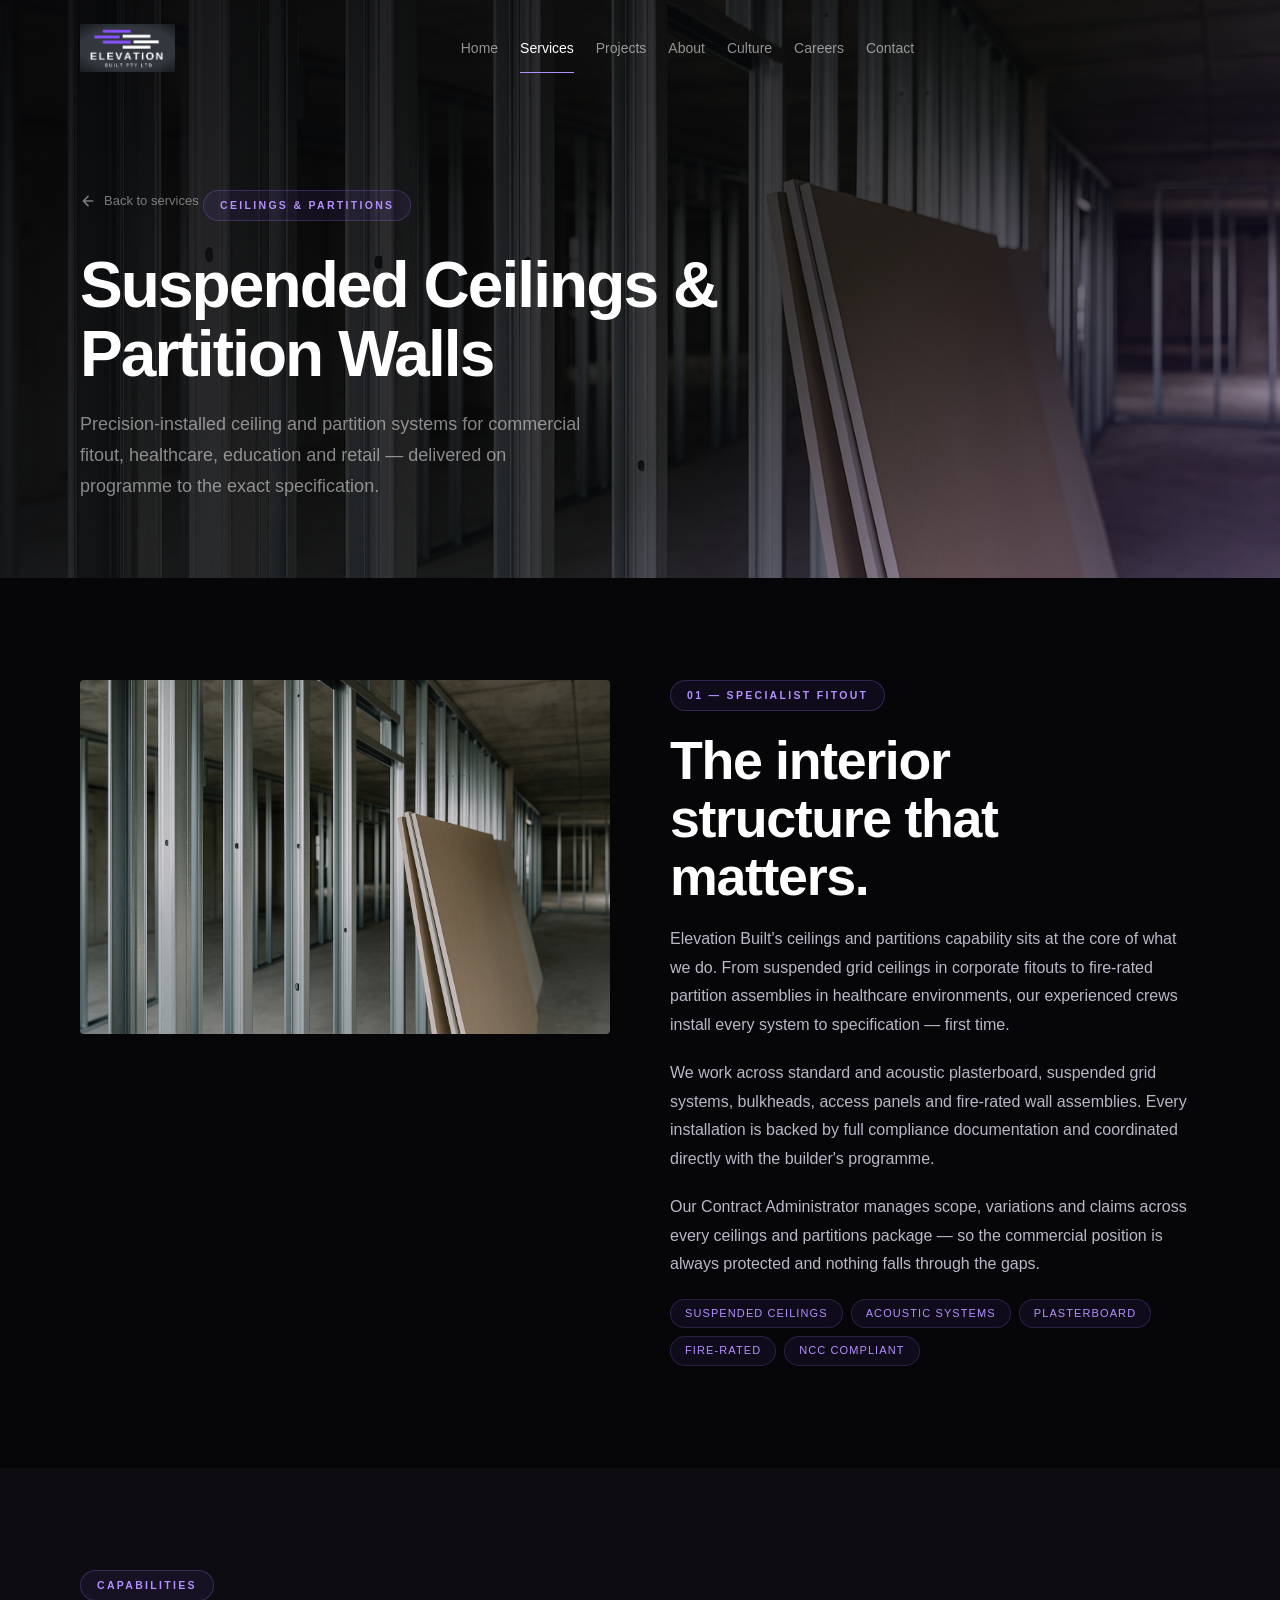
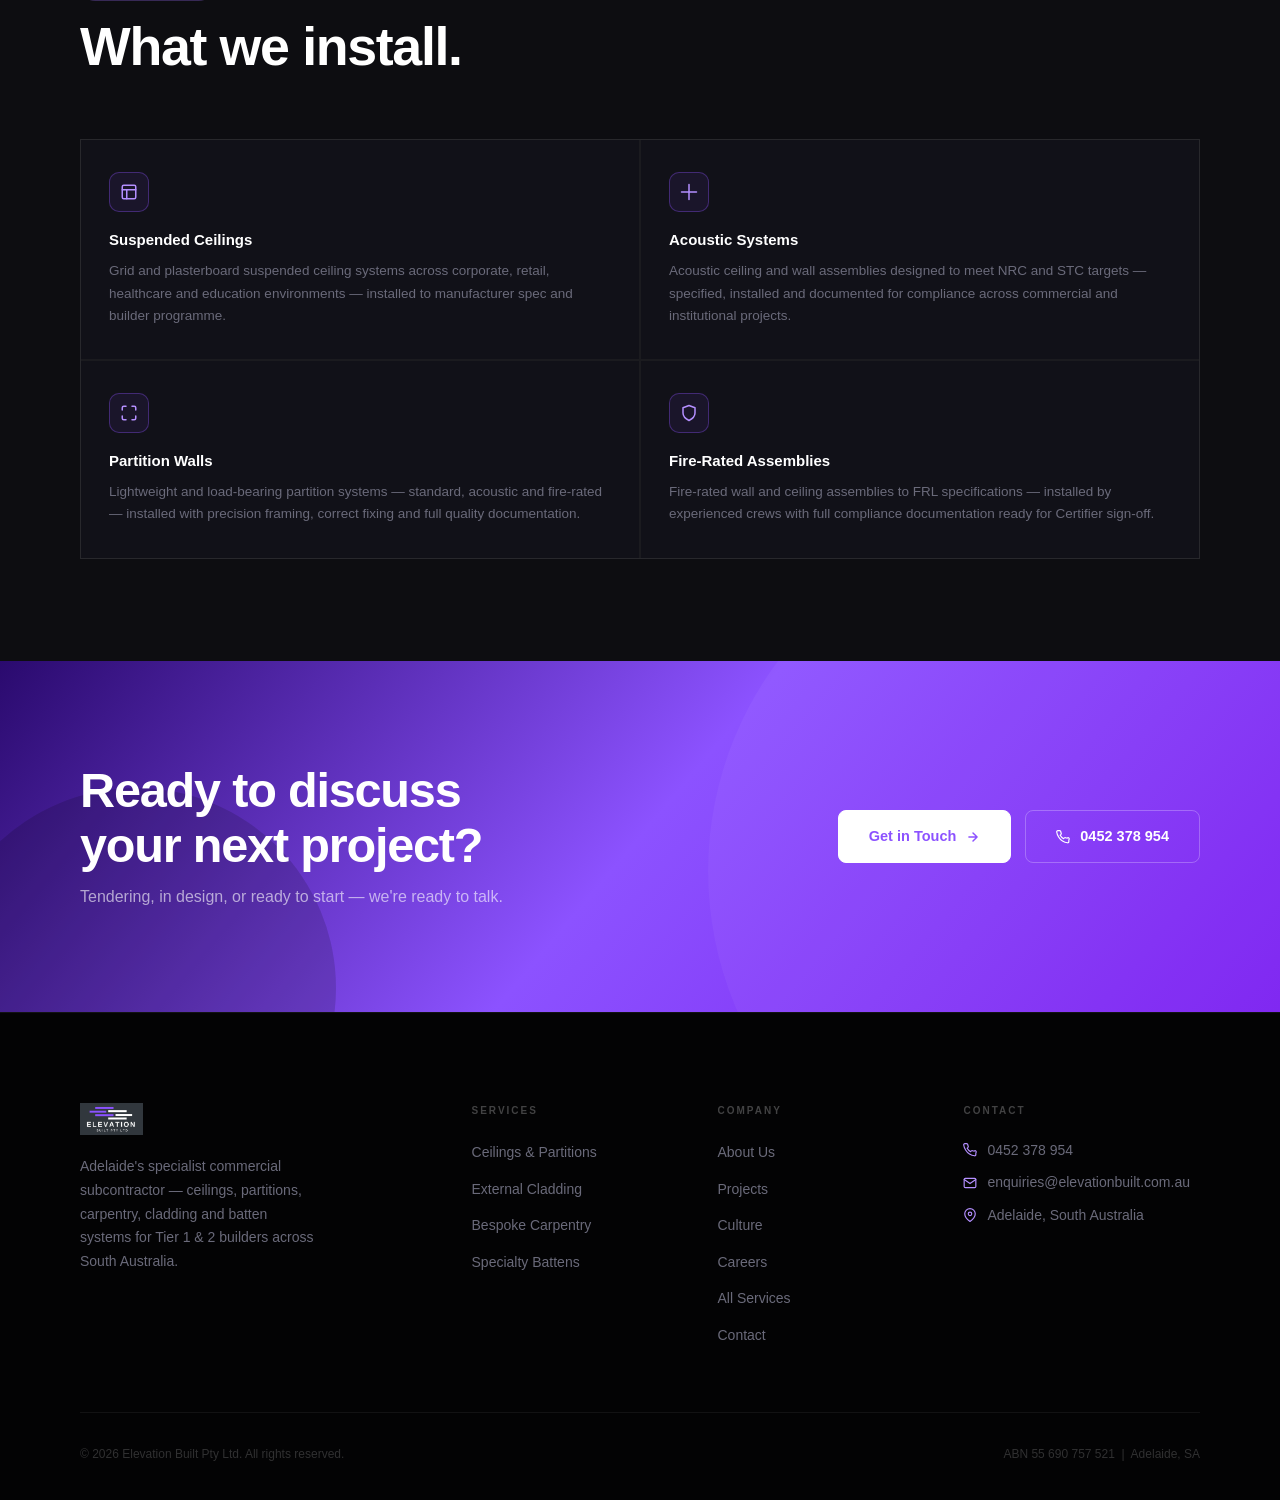
<file: ceilings-partitions.html>
<!DOCTYPE html>
<html lang="en">
<head>
  <meta charset="UTF-8" />
  <meta name="viewport" content="width=device-width, initial-scale=1.0" />
  <title>Ceilings &amp; Partitions | Elevation Built | Adelaide SA</title>
  <meta name="description" content="Suspended ceilings, acoustic systems and partition walls for commercial fitout, healthcare, education and retail — NCC-compliant installation across South Australia." />
  <link rel="canonical" href="https://elevationbuilt.com.au/ceilings-partitions.html" />
  <meta property="og:title" content="Ceilings &amp; Partitions | Elevation Built Adelaide" />
  <meta property="og:description" content="Suspended ceilings, acoustic systems and partition walls for Tier 1 & 2 builders across South Australia." />
  <meta property="og:type" content="website" />
  <link rel="stylesheet" href="css/style.css?v=20260927-2" />
</head>
<body>

<!-- ===== NAV ===== -->
<nav class="nav" id="nav">
  <div class="container">
    <div class="nav-inner">
      <a href="./" class="nav-logo">
        <img src="images/eb-logo.png" alt="Elevation Built" />
      </a>
      <ul class="nav-links">
        <li><a href="./">Home</a></li>
        <li><a href="services.html" class="active">Services</a></li>
        <li><a href="projects.html">Projects</a></li>
        <li><a href="about.html">About</a></li>
        <li><a href="culture.html">Culture</a></li>
        <li><a href="careers.html">Careers</a></li>
        <li><a href="contact.html">Contact</a></li>
      </ul>
      <div class="nav-right">
        <button class="hamburger" id="hamburger" aria-label="Menu">
          <span></span><span></span><span></span>
        </button>
      </div>
    </div>
  </div>
</nav>

<!-- Mobile menu -->
<div class="mobile-menu" id="mobileMenu">
  <a href="./" onclick="closeMobileMenu()">Home</a>
  <a href="services.html" onclick="closeMobileMenu()">Services</a>
  <a href="projects.html" onclick="closeMobileMenu()">Projects</a>
  <a href="about.html" onclick="closeMobileMenu()">About</a>
  <a href="culture.html" onclick="closeMobileMenu()">Culture</a>
  <a href="careers.html" onclick="closeMobileMenu()">Careers</a>
  <a href="contact.html" onclick="closeMobileMenu()">Contact</a>
</div>

<!-- ===== PAGE HERO ===== -->
<section class="page-hero">
  <div class="page-hero-bg" style="background-image: url('images/ceilings-partitions.png')"></div>
  <div class="container">
    <div class="page-hero-content">
    <a href="services.html" class="back-link" aria-label="Back to Services"><svg viewBox="0 0 24 24" fill="none" stroke-width="2.5" stroke-linecap="round" stroke-linejoin="round"><path d="M19 12H5M12 5l-7 7 7 7"/></svg>Back to services</a>
      <span class="label">Ceilings &amp; Partitions</span>
      <h1>Suspended Ceilings &amp; Partition Walls</h1>
      <p>Precision-installed ceiling and partition systems for commercial fitout, healthcare, education and retail — delivered on programme to the exact specification.</p>
    </div>
  </div>
</section>

<!-- ===== SERVICE DETAIL ===== -->
<section class="section" style="background: var(--bg);">
  <div class="container">
    <div class="service-detail reveal">
      <div class="service-detail-img">
        <img src="images/ceilings-partitions.png" alt="Suspended ceilings and partition walls Adelaide" />
      </div>
      <div>
        <span class="label">01 — Specialist Fitout</span>
        <h2 class="section-title" style="margin: 20px 0 20px;">The interior<br>structure that matters.</h2>
        <div class="prose">
          <p>Elevation Built's ceilings and partitions capability sits at the core of what we do. From suspended grid ceilings in corporate fitouts to fire-rated partition assemblies in healthcare environments, our experienced crews install every system to specification — first time.</p>
          <p>We work across standard and acoustic plasterboard, suspended grid systems, bulkheads, access panels and fire-rated wall assemblies. Every installation is backed by full compliance documentation and coordinated directly with the builder's programme.</p>
          <p>Our Contract Administrator manages scope, variations and claims across every ceilings and partitions package — so the commercial position is always protected and nothing falls through the gaps.</p>
        </div>
        <div class="tags">
          <span class="tag">Suspended Ceilings</span>
          <span class="tag">Acoustic Systems</span>
          <span class="tag">Plasterboard</span>
          <span class="tag">Fire-Rated</span>
          <span class="tag">NCC Compliant</span>
        </div>
      </div>
    </div>
  </div>
</section>

<!-- ===== FEATURES ===== -->
<section class="section" style="background: var(--surface);">
  <div class="container">
    <div class="section-head reveal">
      <span class="label">Capabilities</span>
      <h2 class="section-title">What we install.</h2>
    </div>
    <div class="features-grid">
      <div class="feature-item reveal reveal-d1">
        <div class="feature-icon">
          <svg viewBox="0 0 24 24" fill="none" stroke-width="2" stroke-linecap="round" stroke-linejoin="round"><rect x="3" y="3" width="18" height="18" rx="2"/><path d="M3 9h18M9 21V9"/></svg>
        </div>
        <h4>Suspended Ceilings</h4>
        <p>Grid and plasterboard suspended ceiling systems across corporate, retail, healthcare and education environments — installed to manufacturer spec and builder programme.</p>
      </div>
      <div class="feature-item reveal reveal-d2">
        <div class="feature-icon">
          <svg viewBox="0 0 24 24" fill="none" stroke-width="2" stroke-linecap="round" stroke-linejoin="round"><path d="M12 22V2M2 12h20"/></svg>
        </div>
        <h4>Acoustic Systems</h4>
        <p>Acoustic ceiling and wall assemblies designed to meet NRC and STC targets — specified, installed and documented for compliance across commercial and institutional projects.</p>
      </div>
      <div class="feature-item reveal reveal-d3">
        <div class="feature-icon">
          <svg viewBox="0 0 24 24" fill="none" stroke-width="2" stroke-linecap="round" stroke-linejoin="round"><path d="M8 3H5a2 2 0 00-2 2v3M21 8V5a2 2 0 00-2-2h-3M21 16v3a2 2 0 01-2 2h-3M8 21H5a2 2 0 01-2-2v-3"/></svg>
        </div>
        <h4>Partition Walls</h4>
        <p>Lightweight and load-bearing partition systems — standard, acoustic and fire-rated — installed with precision framing, correct fixing and full quality documentation.</p>
      </div>
      <div class="feature-item reveal reveal-d4">
        <div class="feature-icon">
          <svg viewBox="0 0 24 24" fill="none" stroke-width="2" stroke-linecap="round" stroke-linejoin="round"><path d="M12 22s8-4 8-10V5l-8-3-8 3v7c0 6 8 10 8 10z"/></svg>
        </div>
        <h4>Fire-Rated Assemblies</h4>
        <p>Fire-rated wall and ceiling assemblies to FRL specifications — installed by experienced crews with full compliance documentation ready for Certifier sign-off.</p>
      </div>
    </div>
  </div>
</section>

<!-- ===== CTA ===== -->
<section class="cta-section">
  <div class="container">
    <div class="cta-inner">
      <div class="cta-text">
        <h2 class="cta-title">Ready to discuss<br>your next project?</h2>
        <p class="cta-sub">Tendering, in design, or ready to start — we're ready to talk.</p>
      </div>
      <div class="cta-actions">
        <a href="contact.html" class="btn btn-white">
          Get in Touch
          <svg viewBox="0 0 24 24" fill="none" stroke="currentColor" stroke-width="2.5" stroke-linecap="round" stroke-linejoin="round"><path d="M5 12h14M12 5l7 7-7 7"/></svg>
        </a>
        <a href="tel:0452378954" class="btn btn-outline" style="border-color:rgba(255,255,255,0.25); color:#fff;">
          <svg viewBox="0 0 24 24" fill="none" stroke="currentColor" stroke-width="2" stroke-linecap="round" stroke-linejoin="round"><path d="M22 16.92v3a2 2 0 01-2.18 2 19.79 19.79 0 01-8.63-3.07A19.5 19.5 0 014.5 12 19.79 19.79 0 011.23 3.43 2 2 0 013.22 1h3a2 2 0 012 1.72c.127.96.361 1.903.7 2.81a2 2 0 01-.45 2.11L7.09 8.91a16 16 0 006 6l1.27-1.27a2 2 0 012.11-.45c.907.339 1.85.573 2.81.7A2 2 0 0122 16.92z"/></svg>
          0452 378 954
        </a>
      </div>
    </div>
  </div>
</section>

<!-- ===== FOOTER ===== -->
<footer class="footer">
  <div class="container">
    <div class="footer-grid">
      <div class="footer-brand">
        <img src="images/eb-logo.png" alt="Elevation Built" class="footer-logo" />
        <p class="footer-tagline">Adelaide's specialist commercial subcontractor — ceilings, partitions, carpentry, cladding and batten systems for Tier 1 & 2 builders across South Australia.</p>
      </div>
      <div class="footer-col">
        <h5>Services</h5>
        <ul>
          <li><a href="ceilings-partitions.html">Ceilings &amp; Partitions</a></li>
          <li><a href="cladding.html">External Cladding</a></li>
          <li><a href="carpentry.html">Bespoke Carpentry</a></li>
          <li><a href="battens.html">Specialty Battens</a></li>
        </ul>
      </div>
      <div class="footer-col">
        <h5>Company</h5>
        <ul>
          <li><a href="about.html">About Us</a></li>
          <li><a href="projects.html">Projects</a></li>
          <li><a href="culture.html">Culture</a></li>
          <li><a href="careers.html">Careers</a></li>
          <li><a href="services.html">All Services</a></li>
          <li><a href="contact.html">Contact</a></li>
        </ul>
      </div>
      <div class="footer-col">
        <h5>Contact</h5>
        <div class="footer-contact-line">
          <svg viewBox="0 0 24 24" fill="none" stroke-width="2" stroke-linecap="round" stroke-linejoin="round"><path d="M22 16.92v3a2 2 0 01-2.18 2 19.79 19.79 0 01-8.63-3.07A19.5 19.5 0 014.5 12 19.79 19.79 0 011.23 3.43 2 2 0 013.22 1h3a2 2 0 012 1.72c.127.96.361 1.903.7 2.81a2 2 0 01-.45 2.11L7.09 8.91a16 16 0 006 6l1.27-1.27a2 2 0 012.11-.45c.907.339 1.85.573 2.81.7A2 2 0 0122 16.92z"/></svg>
          <a href="tel:0452378954">0452 378 954</a>
        </div>
        <div class="footer-contact-line">
          <svg viewBox="0 0 24 24" fill="none" stroke-width="2" stroke-linecap="round" stroke-linejoin="round"><path d="M4 4h16c1.1 0 2 .9 2 2v12c0 1.1-.9 2-2 2H4c-1.1 0-2-.9-2-2V6c0-1.1.9-2 2-2z"/><polyline points="22,6 12,13 2,6"/></svg>
          <a href="mailto:enquiries@elevationbuilt.com.au">enquiries@elevationbuilt.com.au</a>
        </div>
        <div class="footer-contact-line">
          <svg viewBox="0 0 24 24" fill="none" stroke-width="2" stroke-linecap="round" stroke-linejoin="round"><path d="M21 10c0 7-9 13-9 13s-9-6-9-13a9 9 0 0118 0z"/><circle cx="12" cy="10" r="3"/></svg>
          <p>Adelaide, South Australia</p>
        </div>
      </div>
    </div>
    <div class="footer-bottom">
      <p class="footer-copy">© 2026 Elevation Built Pty Ltd. All rights reserved.</p>
      <span class="footer-abn">ABN 55 690 757 521 &nbsp;|&nbsp; Adelaide, SA</span>
    </div>
  </div>
</footer>

<script>
const nav = document.getElementById('nav');
window.addEventListener('scroll', () => {
  nav.classList.toggle('scrolled', window.scrollY > 40);
}, { passive: true });

const hamburger = document.getElementById('hamburger');
const mobileMenu = document.getElementById('mobileMenu');
let menuOpen = false;
hamburger.addEventListener('click', () => {
  menuOpen = !menuOpen;
  mobileMenu.classList.toggle('open', menuOpen);
  document.body.style.overflow = menuOpen ? 'hidden' : '';
});
function closeMobileMenu() {
  menuOpen = false;
  mobileMenu.classList.remove('open');
  document.body.style.overflow = '';
}

const reveals = document.querySelectorAll('.reveal');
const revealObserver = new IntersectionObserver((entries) => {
  entries.forEach(e => {
    if (e.isIntersecting) {
      e.target.classList.add('visible');
      revealObserver.unobserve(e.target);
    }
  });
}, { threshold: 0.1, rootMargin: '0px 0px -40px 0px' });
reveals.forEach(el => revealObserver.observe(el));
</script>
</body>
</html>
</file>
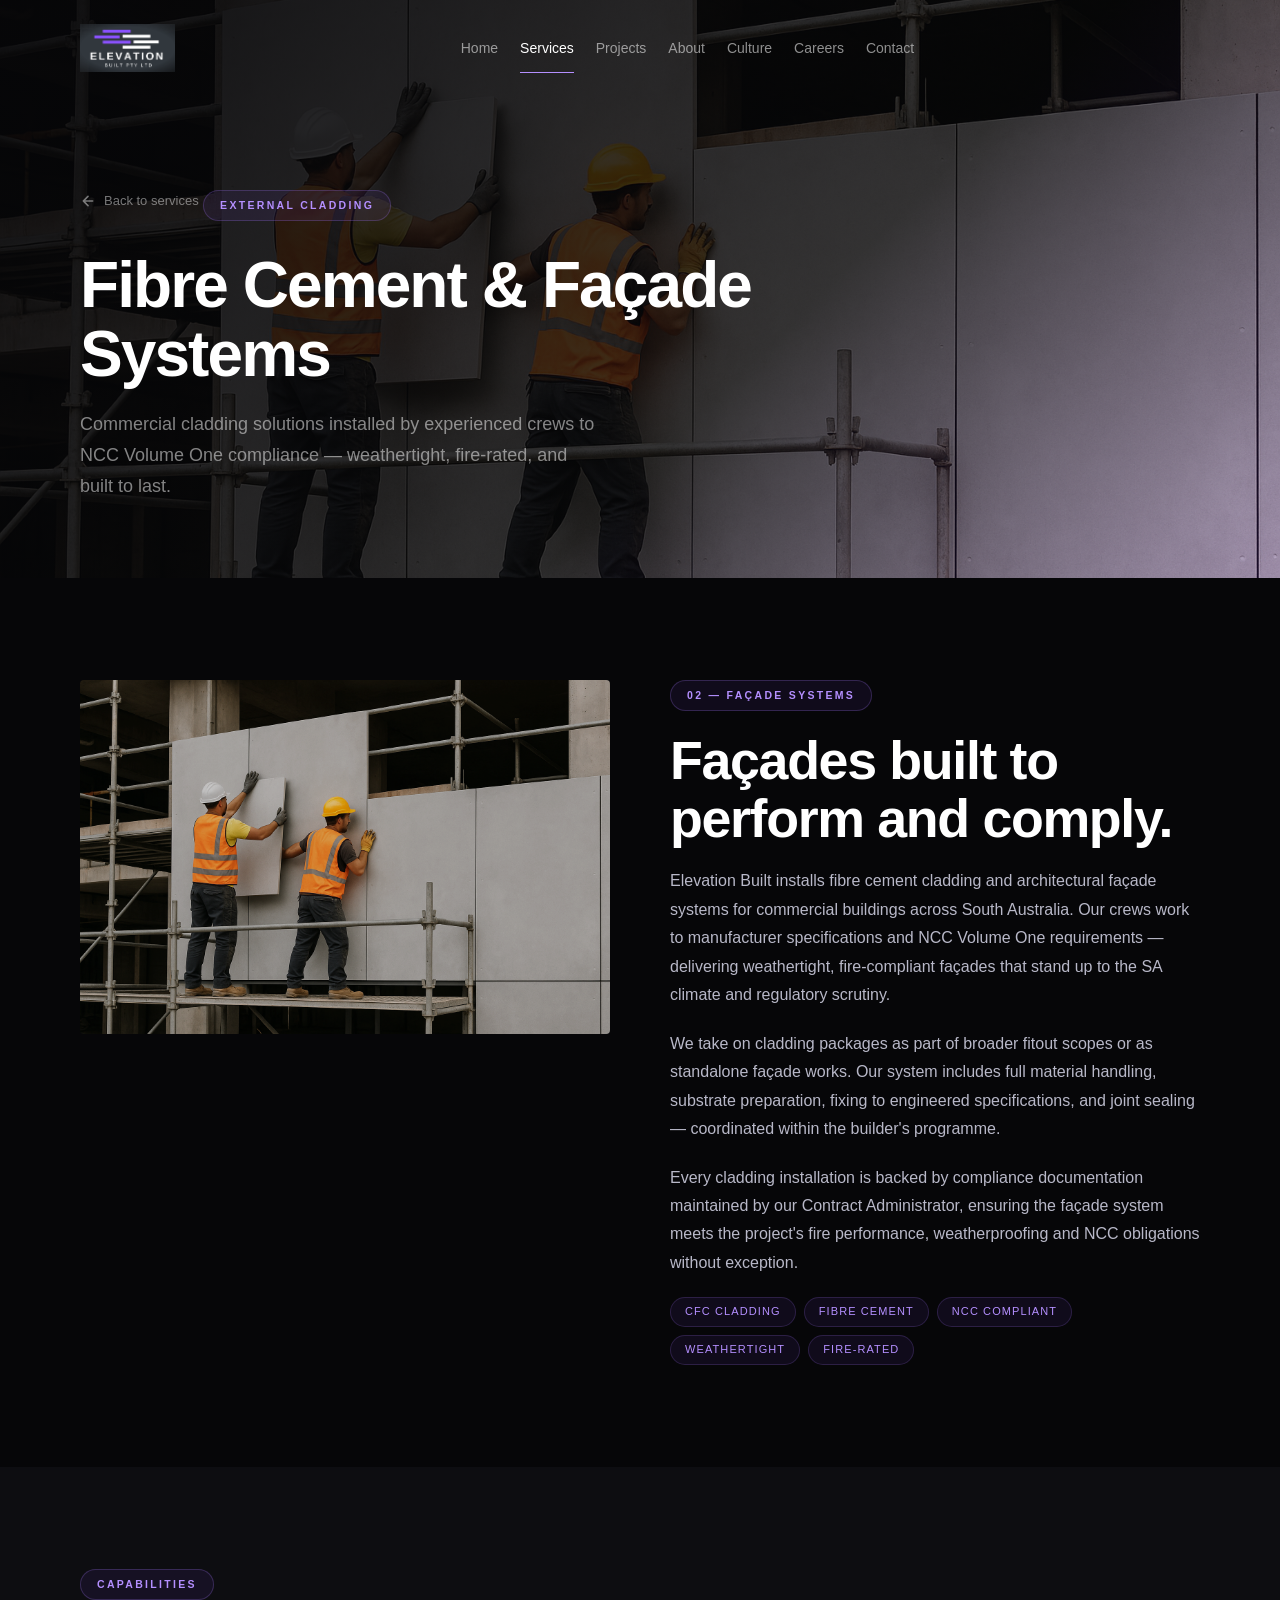
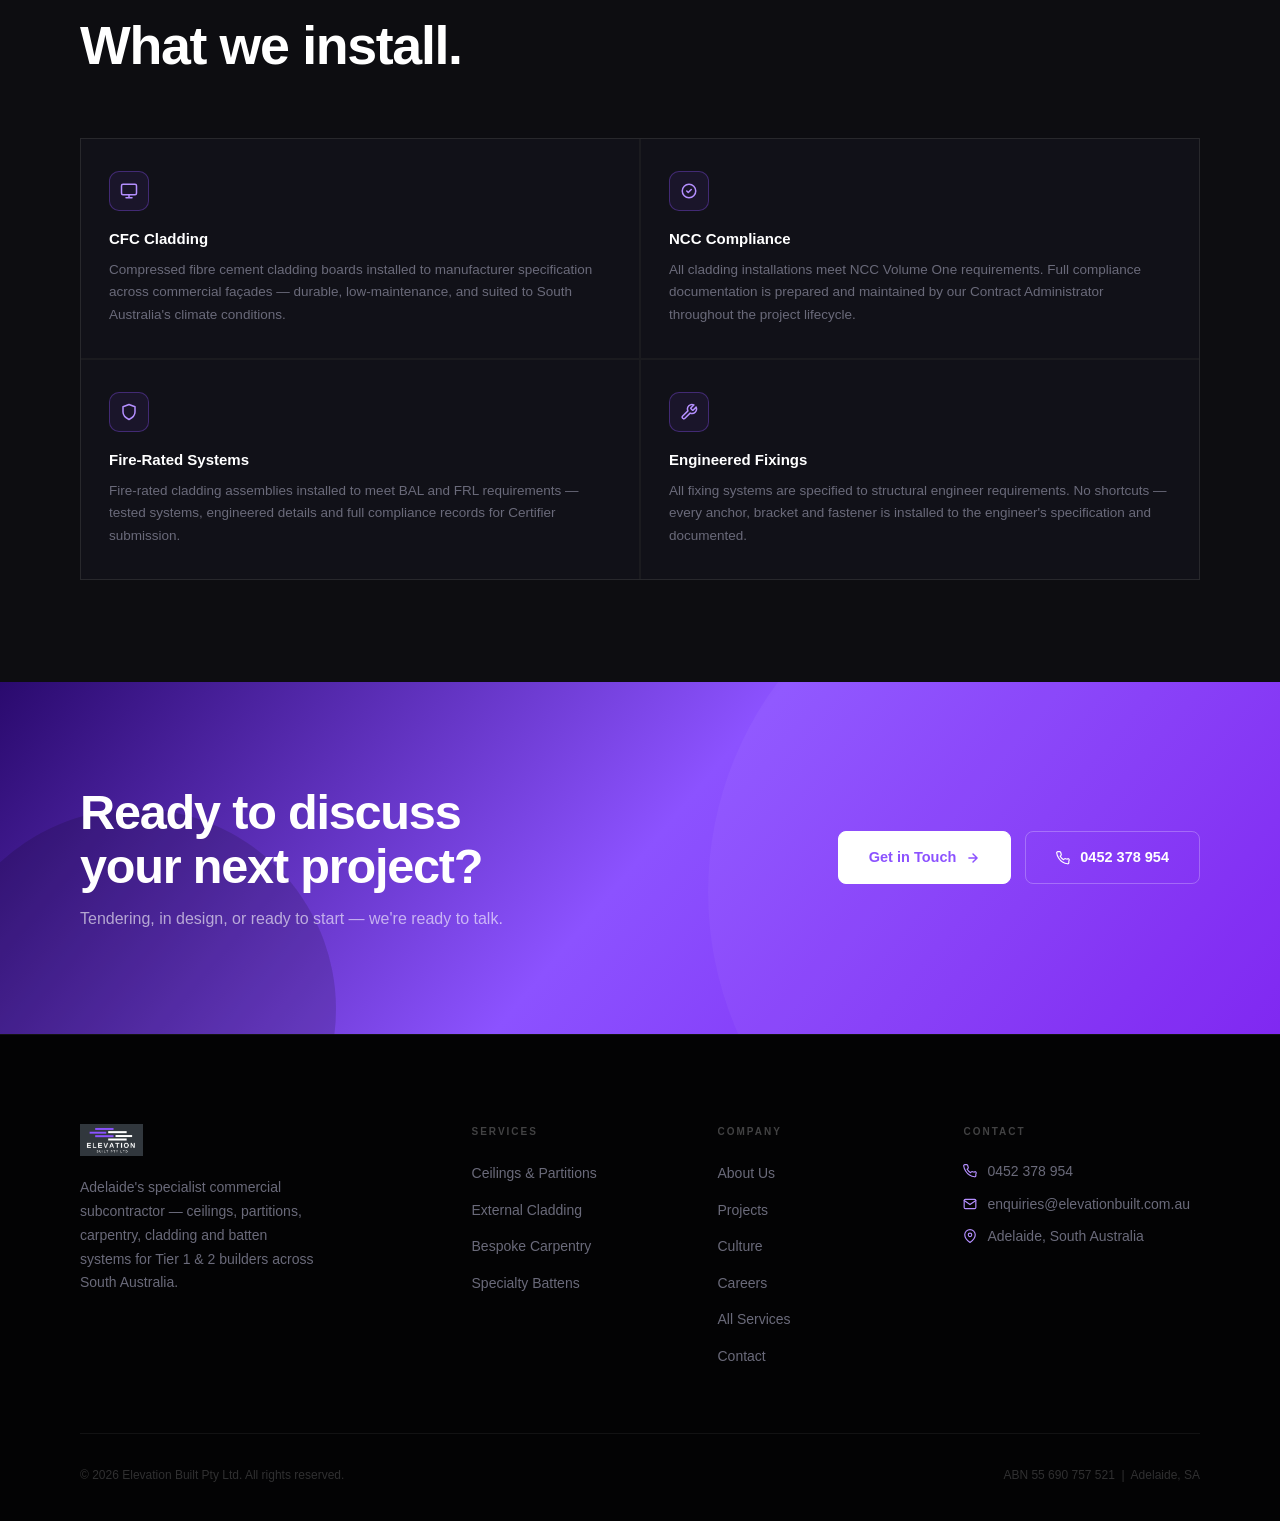
<file: cladding.html>
<!DOCTYPE html>
<html lang="en">
<head>
  <meta charset="UTF-8" />
  <meta name="viewport" content="width=device-width, initial-scale=1.0" />
  <title>External Cladding | Elevation Built | Fibre Cement &amp; Façade Systems Adelaide</title>
  <meta name="description" content="Fibre cement cladding and architectural façade systems for commercial buildings across South Australia — NCC-compliant, weathertight installation by experienced crews." />
  <link rel="canonical" href="https://elevationbuilt.com.au/cladding.html" />
  <meta property="og:title" content="External Cladding | Elevation Built Adelaide" />
  <meta property="og:description" content="CFC cladding and façade systems — NCC-compliant, weathertight, fire-rated. Elevation Built, Adelaide SA." />
  <meta property="og:type" content="website" />
  <link rel="stylesheet" href="css/style.css?v=20260927-2" />
</head>
<body>

<!-- ===== NAV ===== -->
<nav class="nav" id="nav">
  <div class="container">
    <div class="nav-inner">
      <a href="./" class="nav-logo">
        <img src="images/eb-logo.png" alt="Elevation Built" />
      </a>
      <ul class="nav-links">
        <li><a href="./">Home</a></li>
        <li><a href="services.html" class="active">Services</a></li>
        <li><a href="projects.html">Projects</a></li>
        <li><a href="about.html">About</a></li>
        <li><a href="culture.html">Culture</a></li>
        <li><a href="careers.html">Careers</a></li>
        <li><a href="contact.html">Contact</a></li>
      </ul>
      <div class="nav-right">
        <button class="hamburger" id="hamburger" aria-label="Menu">
          <span></span><span></span><span></span>
        </button>
      </div>
    </div>
  </div>
</nav>

<!-- Mobile menu -->
<div class="mobile-menu" id="mobileMenu">
  <a href="./" onclick="closeMobileMenu()">Home</a>
  <a href="services.html" onclick="closeMobileMenu()">Services</a>
  <a href="projects.html" onclick="closeMobileMenu()">Projects</a>
  <a href="about.html" onclick="closeMobileMenu()">About</a>
  <a href="culture.html" onclick="closeMobileMenu()">Culture</a>
  <a href="careers.html" onclick="closeMobileMenu()">Careers</a>
  <a href="contact.html" onclick="closeMobileMenu()">Contact</a>
</div>

<!-- ===== PAGE HERO ===== -->
<section class="page-hero">
  <div class="page-hero-bg" style="background-image: url('images/cladding.png')"></div>
  <div class="container">
    <div class="page-hero-content">
    <a href="services.html" class="back-link" aria-label="Back to Services"><svg viewBox="0 0 24 24" fill="none" stroke-width="2.5" stroke-linecap="round" stroke-linejoin="round"><path d="M19 12H5M12 5l-7 7 7 7"/></svg>Back to services</a>
      <span class="label">External Cladding</span>
      <h1>Fibre Cement &amp; Façade Systems</h1>
      <p>Commercial cladding solutions installed by experienced crews to NCC Volume One compliance — weathertight, fire-rated, and built to last.</p>
    </div>
  </div>
</section>

<!-- ===== SERVICE DETAIL ===== -->
<section class="section" style="background: var(--bg);">
  <div class="container">
    <div class="service-detail reveal">
      <div class="service-detail-img">
        <img src="images/cladding.png" alt="Fibre cement external cladding Adelaide" />
      </div>
      <div>
        <span class="label">02 — Façade Systems</span>
        <h2 class="section-title" style="margin: 20px 0 20px;">Façades built to<br>perform and comply.</h2>
        <div class="prose">
          <p>Elevation Built installs fibre cement cladding and architectural façade systems for commercial buildings across South Australia. Our crews work to manufacturer specifications and NCC Volume One requirements — delivering weathertight, fire-compliant façades that stand up to the SA climate and regulatory scrutiny.</p>
          <p>We take on cladding packages as part of broader fitout scopes or as standalone façade works. Our system includes full material handling, substrate preparation, fixing to engineered specifications, and joint sealing — coordinated within the builder's programme.</p>
          <p>Every cladding installation is backed by compliance documentation maintained by our Contract Administrator, ensuring the façade system meets the project's fire performance, weatherproofing and NCC obligations without exception.</p>
        </div>
        <div class="tags">
          <span class="tag">CFC Cladding</span>
          <span class="tag">Fibre Cement</span>
          <span class="tag">NCC Compliant</span>
          <span class="tag">Weathertight</span>
          <span class="tag">Fire-Rated</span>
        </div>
      </div>
    </div>
  </div>
</section>

<!-- ===== FEATURES ===== -->
<section class="section" style="background: var(--surface);">
  <div class="container">
    <div class="section-head reveal">
      <span class="label">Capabilities</span>
      <h2 class="section-title">What we install.</h2>
    </div>
    <div class="features-grid">
      <div class="feature-item reveal reveal-d1">
        <div class="feature-icon">
          <svg viewBox="0 0 24 24" fill="none" stroke-width="2" stroke-linecap="round" stroke-linejoin="round"><rect x="2" y="3" width="20" height="14" rx="2"/><path d="M8 21h8M12 17v4"/></svg>
        </div>
        <h4>CFC Cladding</h4>
        <p>Compressed fibre cement cladding boards installed to manufacturer specification across commercial façades — durable, low-maintenance, and suited to South Australia's climate conditions.</p>
      </div>
      <div class="feature-item reveal reveal-d2">
        <div class="feature-icon">
          <svg viewBox="0 0 24 24" fill="none" stroke-width="2" stroke-linecap="round" stroke-linejoin="round"><path d="M9 12l2 2 4-4m6 2a9 9 0 11-18 0 9 9 0 0118 0z"/></svg>
        </div>
        <h4>NCC Compliance</h4>
        <p>All cladding installations meet NCC Volume One requirements. Full compliance documentation is prepared and maintained by our Contract Administrator throughout the project lifecycle.</p>
      </div>
      <div class="feature-item reveal reveal-d3">
        <div class="feature-icon">
          <svg viewBox="0 0 24 24" fill="none" stroke-width="2" stroke-linecap="round" stroke-linejoin="round"><path d="M12 22s8-4 8-10V5l-8-3-8 3v7c0 6 8 10 8 10z"/></svg>
        </div>
        <h4>Fire-Rated Systems</h4>
        <p>Fire-rated cladding assemblies installed to meet BAL and FRL requirements — tested systems, engineered details and full compliance records for Certifier submission.</p>
      </div>
      <div class="feature-item reveal reveal-d4">
        <div class="feature-icon">
          <svg viewBox="0 0 24 24" fill="none" stroke-width="2" stroke-linecap="round" stroke-linejoin="round"><path d="M14.7 6.3a1 1 0 000 1.4l1.6 1.6a1 1 0 001.4 0l3.77-3.77a6 6 0 01-7.94 7.94l-6.91 6.91a2.12 2.12 0 01-3-3l6.91-6.91a6 6 0 017.94-7.94l-3.76 3.76z"/></svg>
        </div>
        <h4>Engineered Fixings</h4>
        <p>All fixing systems are specified to structural engineer requirements. No shortcuts — every anchor, bracket and fastener is installed to the engineer's specification and documented.</p>
      </div>
    </div>
  </div>
</section>

<!-- ===== CTA ===== -->
<section class="cta-section">
  <div class="container">
    <div class="cta-inner">
      <div class="cta-text">
        <h2 class="cta-title">Ready to discuss<br>your next project?</h2>
        <p class="cta-sub">Tendering, in design, or ready to start — we're ready to talk.</p>
      </div>
      <div class="cta-actions">
        <a href="contact.html" class="btn btn-white">
          Get in Touch
          <svg viewBox="0 0 24 24" fill="none" stroke="currentColor" stroke-width="2.5" stroke-linecap="round" stroke-linejoin="round"><path d="M5 12h14M12 5l7 7-7 7"/></svg>
        </a>
        <a href="tel:0452378954" class="btn btn-outline" style="border-color:rgba(255,255,255,0.25); color:#fff;">
          <svg viewBox="0 0 24 24" fill="none" stroke="currentColor" stroke-width="2" stroke-linecap="round" stroke-linejoin="round"><path d="M22 16.92v3a2 2 0 01-2.18 2 19.79 19.79 0 01-8.63-3.07A19.5 19.5 0 014.5 12 19.79 19.79 0 011.23 3.43 2 2 0 013.22 1h3a2 2 0 012 1.72c.127.96.361 1.903.7 2.81a2 2 0 01-.45 2.11L7.09 8.91a16 16 0 006 6l1.27-1.27a2 2 0 012.11-.45c.907.339 1.85.573 2.81.7A2 2 0 0122 16.92z"/></svg>
          0452 378 954
        </a>
      </div>
    </div>
  </div>
</section>

<!-- ===== FOOTER ===== -->
<footer class="footer">
  <div class="container">
    <div class="footer-grid">
      <div class="footer-brand">
        <img src="images/eb-logo.png" alt="Elevation Built" class="footer-logo" />
        <p class="footer-tagline">Adelaide's specialist commercial subcontractor — ceilings, partitions, carpentry, cladding and batten systems for Tier 1 & 2 builders across South Australia.</p>
      </div>
      <div class="footer-col">
        <h5>Services</h5>
        <ul>
          <li><a href="ceilings-partitions.html">Ceilings &amp; Partitions</a></li>
          <li><a href="cladding.html">External Cladding</a></li>
          <li><a href="carpentry.html">Bespoke Carpentry</a></li>
          <li><a href="battens.html">Specialty Battens</a></li>
        </ul>
      </div>
      <div class="footer-col">
        <h5>Company</h5>
        <ul>
          <li><a href="about.html">About Us</a></li>
          <li><a href="projects.html">Projects</a></li>
          <li><a href="culture.html">Culture</a></li>
          <li><a href="careers.html">Careers</a></li>
          <li><a href="services.html">All Services</a></li>
          <li><a href="contact.html">Contact</a></li>
        </ul>
      </div>
      <div class="footer-col">
        <h5>Contact</h5>
        <div class="footer-contact-line">
          <svg viewBox="0 0 24 24" fill="none" stroke-width="2" stroke-linecap="round" stroke-linejoin="round"><path d="M22 16.92v3a2 2 0 01-2.18 2 19.79 19.79 0 01-8.63-3.07A19.5 19.5 0 014.5 12 19.79 19.79 0 011.23 3.43 2 2 0 013.22 1h3a2 2 0 012 1.72c.127.96.361 1.903.7 2.81a2 2 0 01-.45 2.11L7.09 8.91a16 16 0 006 6l1.27-1.27a2 2 0 012.11-.45c.907.339 1.85.573 2.81.7A2 2 0 0122 16.92z"/></svg>
          <a href="tel:0452378954">0452 378 954</a>
        </div>
        <div class="footer-contact-line">
          <svg viewBox="0 0 24 24" fill="none" stroke-width="2" stroke-linecap="round" stroke-linejoin="round"><path d="M4 4h16c1.1 0 2 .9 2 2v12c0 1.1-.9 2-2 2H4c-1.1 0-2-.9-2-2V6c0-1.1.9-2 2-2z"/><polyline points="22,6 12,13 2,6"/></svg>
          <a href="mailto:enquiries@elevationbuilt.com.au">enquiries@elevationbuilt.com.au</a>
        </div>
        <div class="footer-contact-line">
          <svg viewBox="0 0 24 24" fill="none" stroke-width="2" stroke-linecap="round" stroke-linejoin="round"><path d="M21 10c0 7-9 13-9 13s-9-6-9-13a9 9 0 0118 0z"/><circle cx="12" cy="10" r="3"/></svg>
          <p>Adelaide, South Australia</p>
        </div>
      </div>
    </div>
    <div class="footer-bottom">
      <p class="footer-copy">© 2026 Elevation Built Pty Ltd. All rights reserved.</p>
      <span class="footer-abn">ABN 55 690 757 521 &nbsp;|&nbsp; Adelaide, SA</span>
    </div>
  </div>
</footer>

<script>
const nav = document.getElementById('nav');
window.addEventListener('scroll', () => {
  nav.classList.toggle('scrolled', window.scrollY > 40);
}, { passive: true });

const hamburger = document.getElementById('hamburger');
const mobileMenu = document.getElementById('mobileMenu');
let menuOpen = false;
hamburger.addEventListener('click', () => {
  menuOpen = !menuOpen;
  mobileMenu.classList.toggle('open', menuOpen);
  document.body.style.overflow = menuOpen ? 'hidden' : '';
});
function closeMobileMenu() {
  menuOpen = false;
  mobileMenu.classList.remove('open');
  document.body.style.overflow = '';
}

const reveals = document.querySelectorAll('.reveal');
const revealObserver = new IntersectionObserver((entries) => {
  entries.forEach(e => {
    if (e.isIntersecting) {
      e.target.classList.add('visible');
      revealObserver.unobserve(e.target);
    }
  });
}, { threshold: 0.1, rootMargin: '0px 0px -40px 0px' });
reveals.forEach(el => revealObserver.observe(el));
</script>
</body>
</html>
</file>
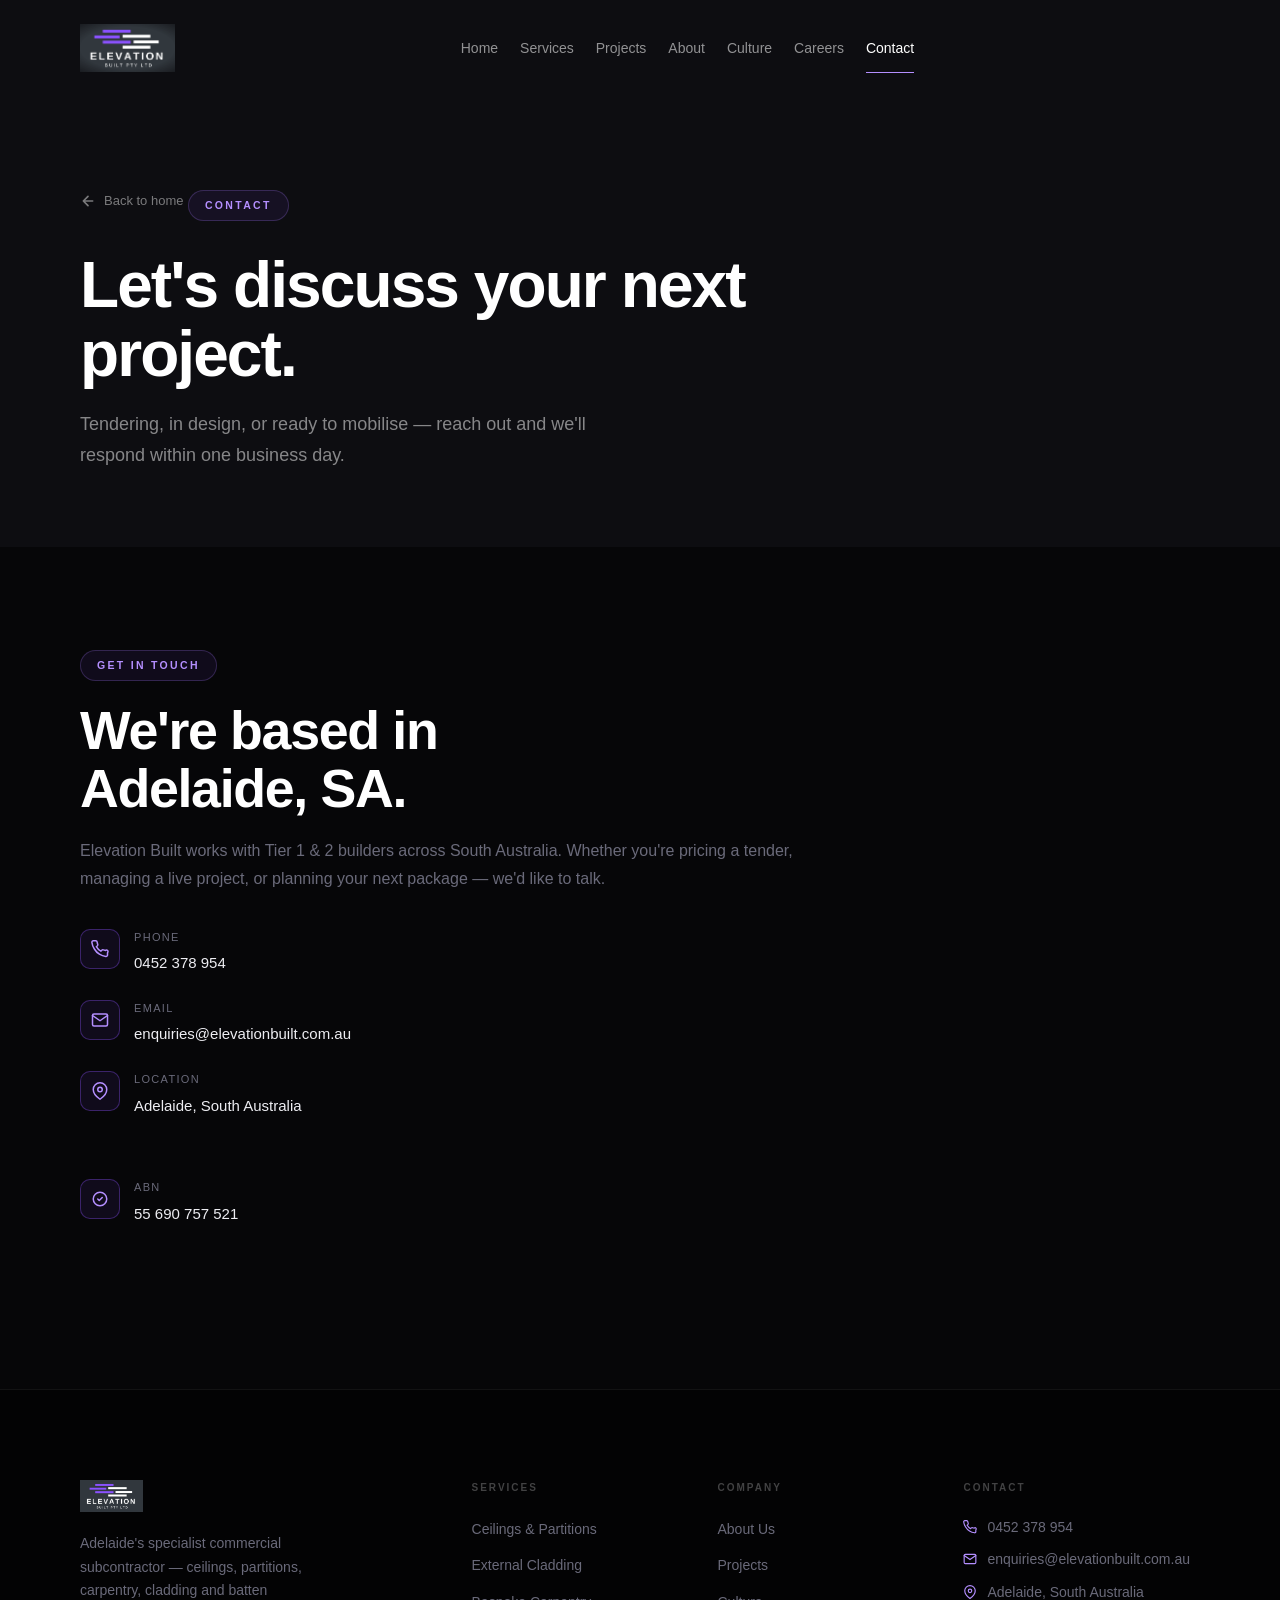
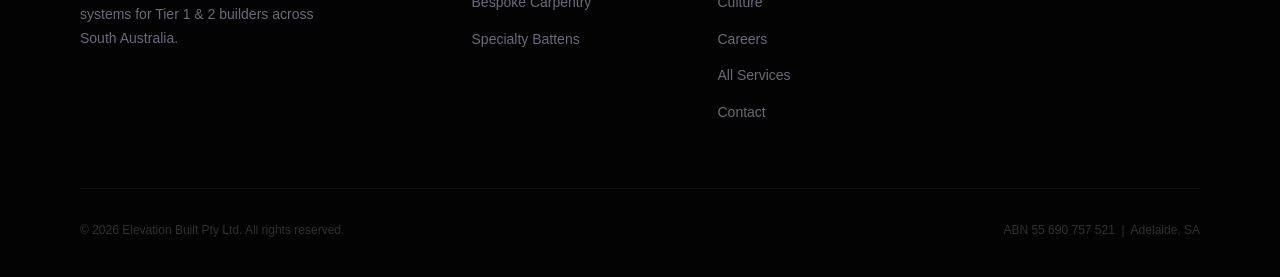
<file: contact.html>
<!DOCTYPE html>
<html lang="en">
<head>
  <meta charset="UTF-8" />
  <meta name="viewport" content="width=device-width, initial-scale=1.0" />
  <title>Contact | Elevation Built | Commercial Construction Adelaide</title>
  <meta name="description" content="Get in touch with Elevation Built — Adelaide's specialist commercial subcontractor. Call 0452 378 954 or submit an enquiry for ceilings, partitions, cladding, carpentry or batten systems." />
  <link rel="canonical" href="https://elevationbuilt.com.au/contact.html" />
  <meta property="og:title" content="Contact Elevation Built | Commercial Construction Adelaide" />
  <meta property="og:description" content="Talk to Elevation Built about your next commercial project. 0452 378 954 | enquiries@elevationbuilt.com.au" />
  <meta property="og:type" content="website" />
  <link rel="stylesheet" href="css/style.css?v=20260927-2" />
</head>
<body>

<!-- ===== NAV ===== -->
<nav class="nav" id="nav">
  <div class="container">
    <div class="nav-inner">
      <a href="./" class="nav-logo">
        <img src="images/eb-logo.png" alt="Elevation Built" />
      </a>
      <ul class="nav-links">
        <li><a href="./">Home</a></li>
        <li><a href="services.html">Services</a></li>
        <li><a href="projects.html">Projects</a></li>
        <li><a href="about.html">About</a></li>
        <li><a href="culture.html">Culture</a></li>
        <li><a href="careers.html">Careers</a></li>
        <li><a href="contact.html" class="active">Contact</a></li>
      </ul>
      <div class="nav-right">
        <button class="hamburger" id="hamburger" aria-label="Menu">
          <span></span><span></span><span></span>
        </button>
      </div>
    </div>
  </div>
</nav>

<!-- Mobile menu -->
<div class="mobile-menu" id="mobileMenu">
  <a href="./" onclick="closeMobileMenu()">Home</a>
  <a href="services.html" onclick="closeMobileMenu()">Services</a>
  <a href="projects.html" onclick="closeMobileMenu()">Projects</a>
  <a href="about.html" onclick="closeMobileMenu()">About</a>
  <a href="culture.html" onclick="closeMobileMenu()">Culture</a>
  <a href="careers.html" onclick="closeMobileMenu()">Careers</a>
  <a href="contact.html" onclick="closeMobileMenu()">Contact</a>
</div>

<!-- ===== PAGE HERO ===== -->
<section class="page-hero" style="background: var(--surface);">
  <div class="container">
    <div class="page-hero-content">
    <a href="./" class="back-link" aria-label="Back to Home"><svg viewBox="0 0 24 24" fill="none" stroke-width="2.5" stroke-linecap="round" stroke-linejoin="round"><path d="M19 12H5M12 5l-7 7 7 7"/></svg>Back to home</a>
      <span class="label">Contact</span>
      <h1>Let's discuss your next project.</h1>
      <p>Tendering, in design, or ready to mobilise — reach out and we'll respond within one business day.</p>
    </div>
  </div>
</section>

<!-- ===== CONTACT GRID ===== -->
<section class="section" style="background: var(--bg);">
  <div class="container">
    <div class="contact-grid" style="grid-template-columns: 1fr; max-width: 760px;">

      <!-- Left: Contact Info -->
      <div class="contact-info">
        <span class="label reveal">Get in Touch</span>
        <h2 class="section-title reveal reveal-d1" style="margin: 20px 0 20px;">We're based in<br>Adelaide, SA.</h2>
        <p class="reveal reveal-d2">Elevation Built works with Tier 1 & 2 builders across South Australia. Whether you're pricing a tender, managing a live project, or planning your next package — we'd like to talk.</p>

        <div class="contact-detail reveal reveal-d2">
          <div class="contact-icon">
            <svg viewBox="0 0 24 24" fill="none" stroke-width="2" stroke-linecap="round" stroke-linejoin="round"><path d="M22 16.92v3a2 2 0 01-2.18 2 19.79 19.79 0 01-8.63-3.07A19.5 19.5 0 014.5 12 19.79 19.79 0 011.23 3.43 2 2 0 013.22 1h3a2 2 0 012 1.72c.127.96.361 1.903.7 2.81a2 2 0 01-.45 2.11L7.09 8.91a16 16 0 006 6l1.27-1.27a2 2 0 012.11-.45c.907.339 1.85.573 2.81.7A2 2 0 0122 16.92z"/></svg>
          </div>
          <div class="contact-detail-text">
            <span>Phone</span>
            <a href="tel:0452378954">0452 378 954</a>
          </div>
        </div>

        <div class="contact-detail reveal reveal-d3">
          <div class="contact-icon">
            <svg viewBox="0 0 24 24" fill="none" stroke-width="2" stroke-linecap="round" stroke-linejoin="round"><path d="M4 4h16c1.1 0 2 .9 2 2v12c0 1.1-.9 2-2 2H4c-1.1 0-2-.9-2-2V6c0-1.1.9-2 2-2z"/><polyline points="22,6 12,13 2,6"/></svg>
          </div>
          <div class="contact-detail-text">
            <span>Email</span>
            <a href="mailto:enquiries@elevationbuilt.com.au">enquiries@elevationbuilt.com.au</a>
          </div>
        </div>

        <div class="contact-detail reveal reveal-d4">
          <div class="contact-icon">
            <svg viewBox="0 0 24 24" fill="none" stroke-width="2" stroke-linecap="round" stroke-linejoin="round"><path d="M21 10c0 7-9 13-9 13s-9-6-9-13a9 9 0 0118 0z"/><circle cx="12" cy="10" r="3"/></svg>
          </div>
          <div class="contact-detail-text">
            <span>Location</span>
            <p>Adelaide, South Australia</p>
          </div>
        </div>

        <div class="contact-detail reveal reveal-d5">
          <div class="contact-icon">
            <svg viewBox="0 0 24 24" fill="none" stroke-width="2" stroke-linecap="round" stroke-linejoin="round"><path d="M9 12l2 2 4-4m6 2a9 9 0 11-18 0 9 9 0 0118 0z"/></svg>
          </div>
          <div class="contact-detail-text">
            <span>ABN</span>
            <p>55 690 757 521</p>
          </div>
        </div>
      </div>


    </div>
  </div>
</section>

<!-- ===== FOOTER ===== -->
<footer class="footer">
  <div class="container">
    <div class="footer-grid">
      <div class="footer-brand">
        <img src="images/eb-logo.png" alt="Elevation Built" class="footer-logo" />
        <p class="footer-tagline">Adelaide's specialist commercial subcontractor — ceilings, partitions, carpentry, cladding and batten systems for Tier 1 & 2 builders across South Australia.</p>
      </div>
      <div class="footer-col">
        <h5>Services</h5>
        <ul>
          <li><a href="ceilings-partitions.html">Ceilings &amp; Partitions</a></li>
          <li><a href="cladding.html">External Cladding</a></li>
          <li><a href="carpentry.html">Bespoke Carpentry</a></li>
          <li><a href="battens.html">Specialty Battens</a></li>
        </ul>
      </div>
      <div class="footer-col">
        <h5>Company</h5>
        <ul>
          <li><a href="about.html">About Us</a></li>
          <li><a href="projects.html">Projects</a></li>
          <li><a href="culture.html">Culture</a></li>
          <li><a href="careers.html">Careers</a></li>
          <li><a href="services.html">All Services</a></li>
          <li><a href="contact.html">Contact</a></li>
        </ul>
      </div>
      <div class="footer-col">
        <h5>Contact</h5>
        <div class="footer-contact-line">
          <svg viewBox="0 0 24 24" fill="none" stroke-width="2" stroke-linecap="round" stroke-linejoin="round"><path d="M22 16.92v3a2 2 0 01-2.18 2 19.79 19.79 0 01-8.63-3.07A19.5 19.5 0 014.5 12 19.79 19.79 0 011.23 3.43 2 2 0 013.22 1h3a2 2 0 012 1.72c.127.96.361 1.903.7 2.81a2 2 0 01-.45 2.11L7.09 8.91a16 16 0 006 6l1.27-1.27a2 2 0 012.11-.45c.907.339 1.85.573 2.81.7A2 2 0 0122 16.92z"/></svg>
          <a href="tel:0452378954">0452 378 954</a>
        </div>
        <div class="footer-contact-line">
          <svg viewBox="0 0 24 24" fill="none" stroke-width="2" stroke-linecap="round" stroke-linejoin="round"><path d="M4 4h16c1.1 0 2 .9 2 2v12c0 1.1-.9 2-2 2H4c-1.1 0-2-.9-2-2V6c0-1.1.9-2 2-2z"/><polyline points="22,6 12,13 2,6"/></svg>
          <a href="mailto:enquiries@elevationbuilt.com.au">enquiries@elevationbuilt.com.au</a>
        </div>
        <div class="footer-contact-line">
          <svg viewBox="0 0 24 24" fill="none" stroke-width="2" stroke-linecap="round" stroke-linejoin="round"><path d="M21 10c0 7-9 13-9 13s-9-6-9-13a9 9 0 0118 0z"/><circle cx="12" cy="10" r="3"/></svg>
          <p>Adelaide, South Australia</p>
        </div>
      </div>
    </div>
    <div class="footer-bottom">
      <p class="footer-copy">© 2026 Elevation Built Pty Ltd. All rights reserved.</p>
      <span class="footer-abn">ABN 55 690 757 521 &nbsp;|&nbsp; Adelaide, SA</span>
    </div>
  </div>
</footer>

<script>
const nav = document.getElementById('nav');
window.addEventListener('scroll', () => {
  nav.classList.toggle('scrolled', window.scrollY > 40);
}, { passive: true });

const hamburger = document.getElementById('hamburger');
const mobileMenu = document.getElementById('mobileMenu');
let menuOpen = false;
hamburger.addEventListener('click', () => {
  menuOpen = !menuOpen;
  mobileMenu.classList.toggle('open', menuOpen);
  document.body.style.overflow = menuOpen ? 'hidden' : '';
});
function closeMobileMenu() {
  menuOpen = false;
  mobileMenu.classList.remove('open');
  document.body.style.overflow = '';
}

const reveals = document.querySelectorAll('.reveal');
const revealObserver = new IntersectionObserver((entries) => {
  entries.forEach(e => {
    if (e.isIntersecting) {
      e.target.classList.add('visible');
      revealObserver.unobserve(e.target);
    }
  });
}, { threshold: 0.1, rootMargin: '0px 0px -40px 0px' });
reveals.forEach(el => revealObserver.observe(el));
</script>
</body>
</html>
</file>
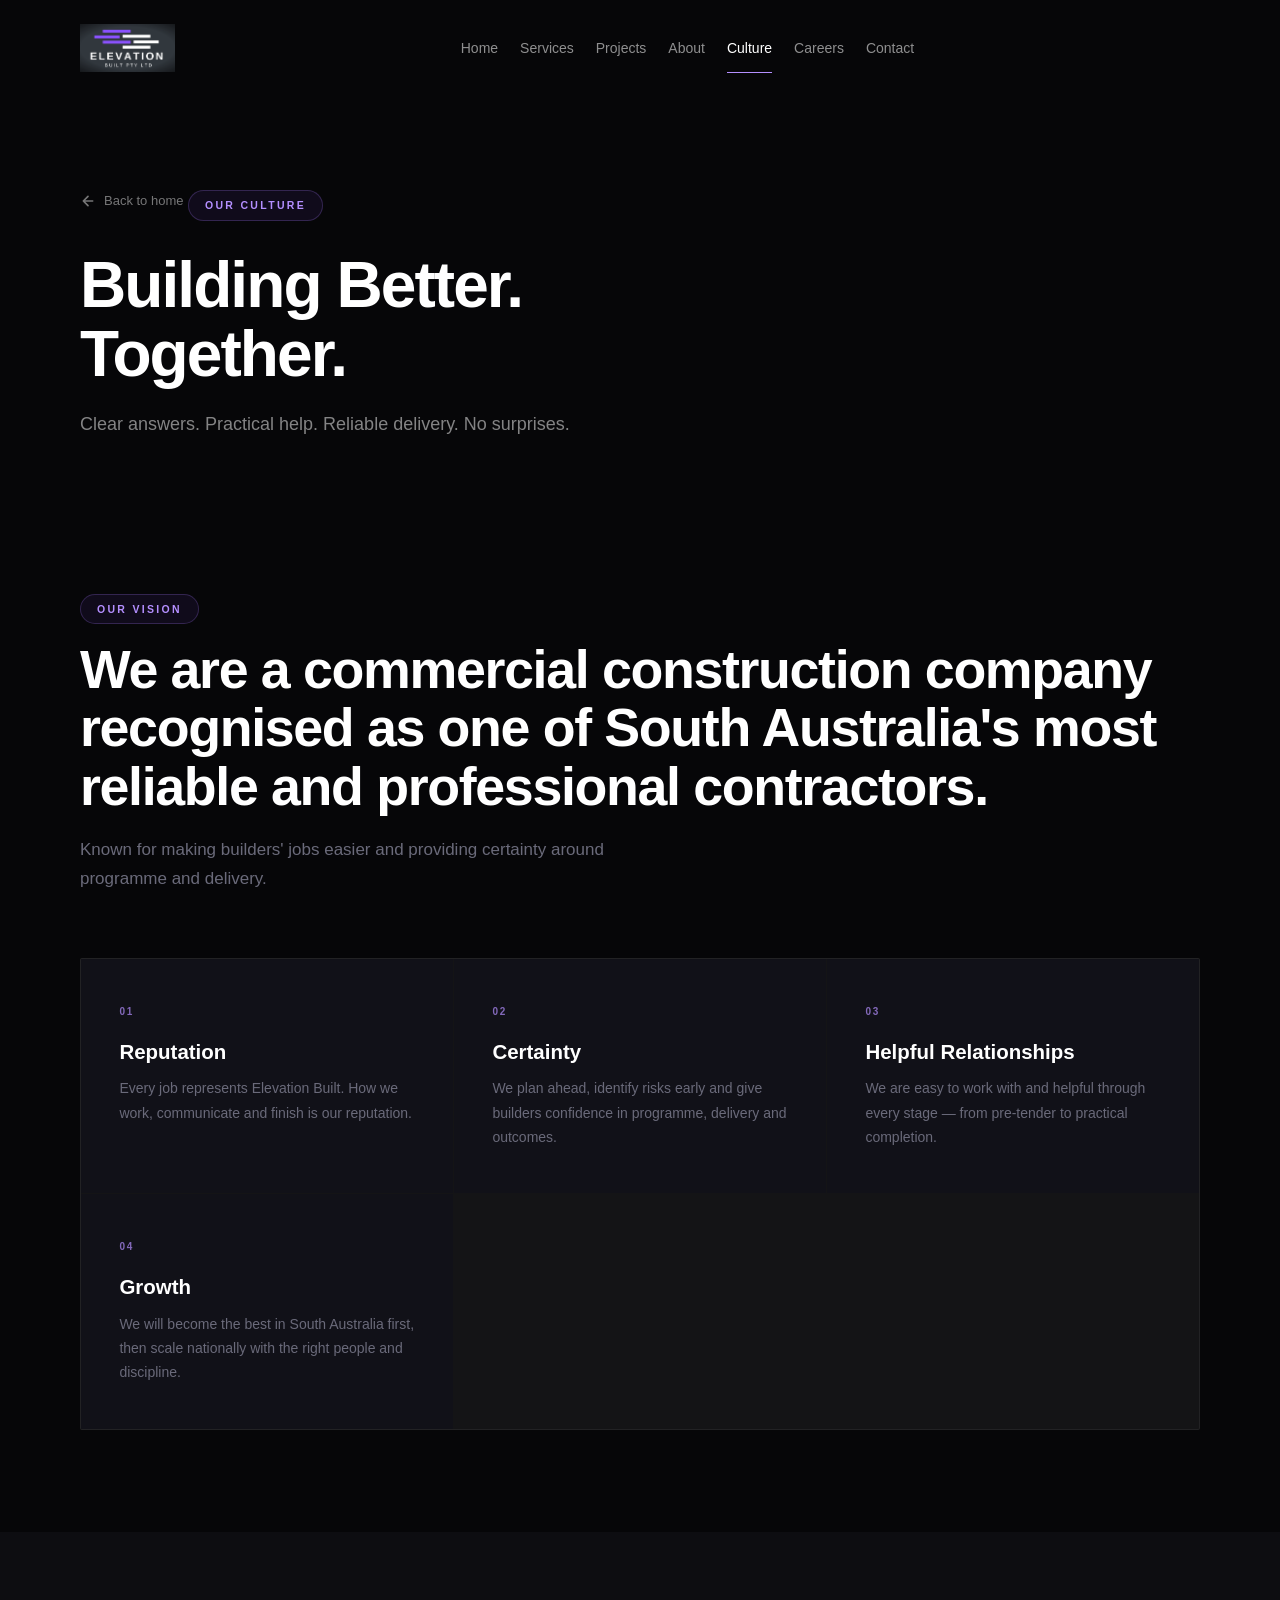
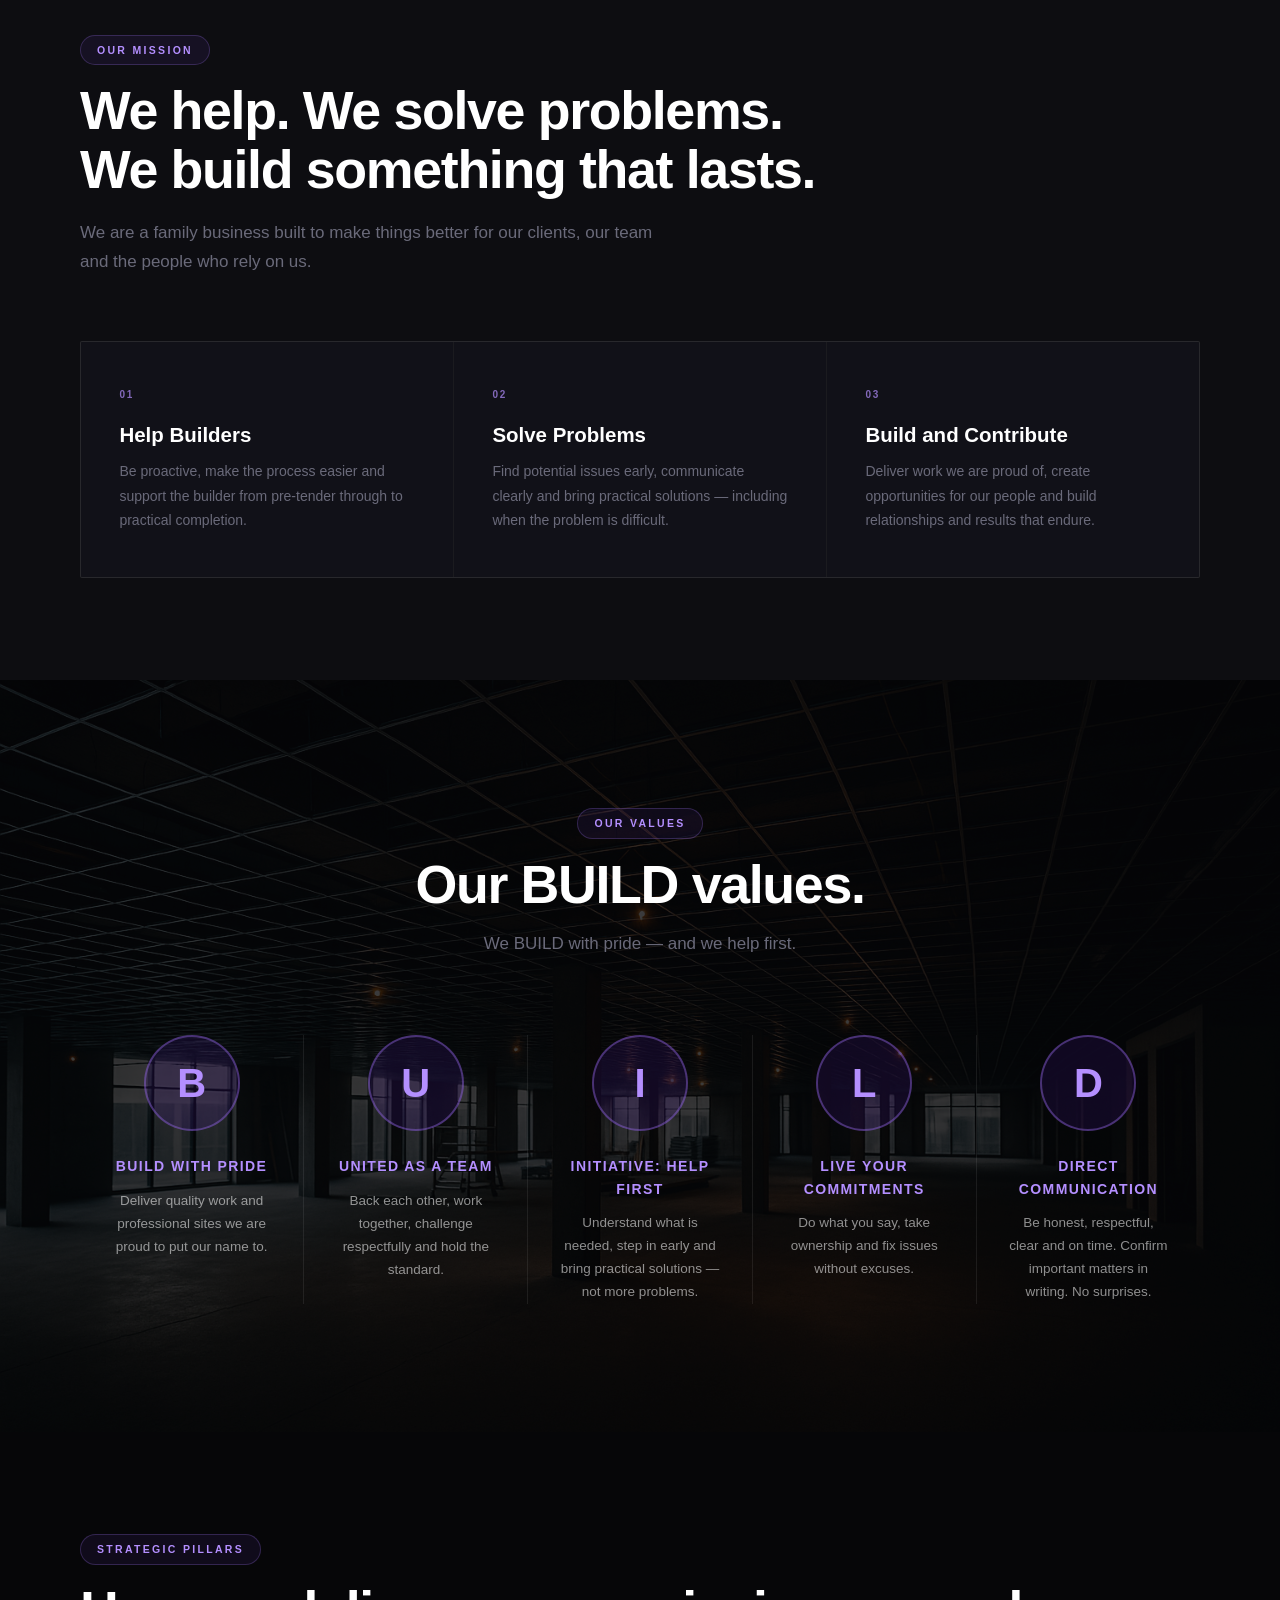
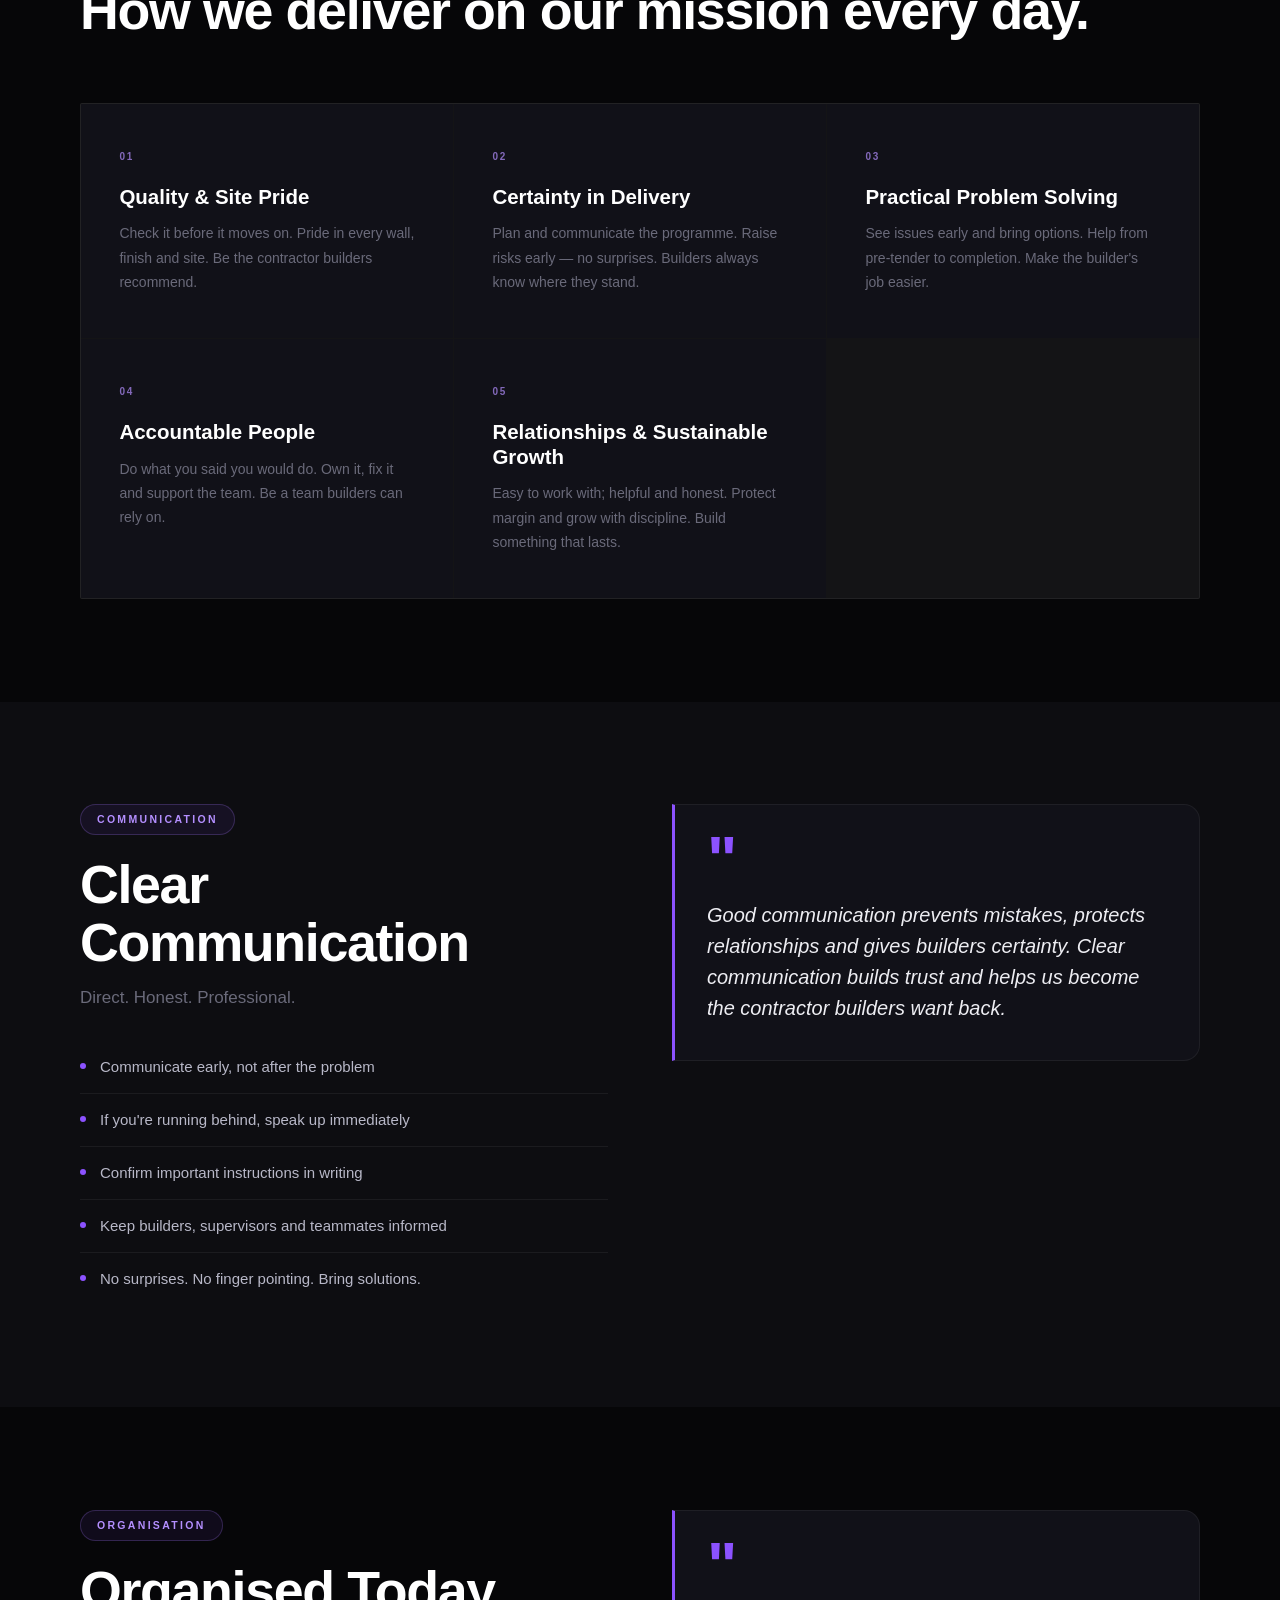
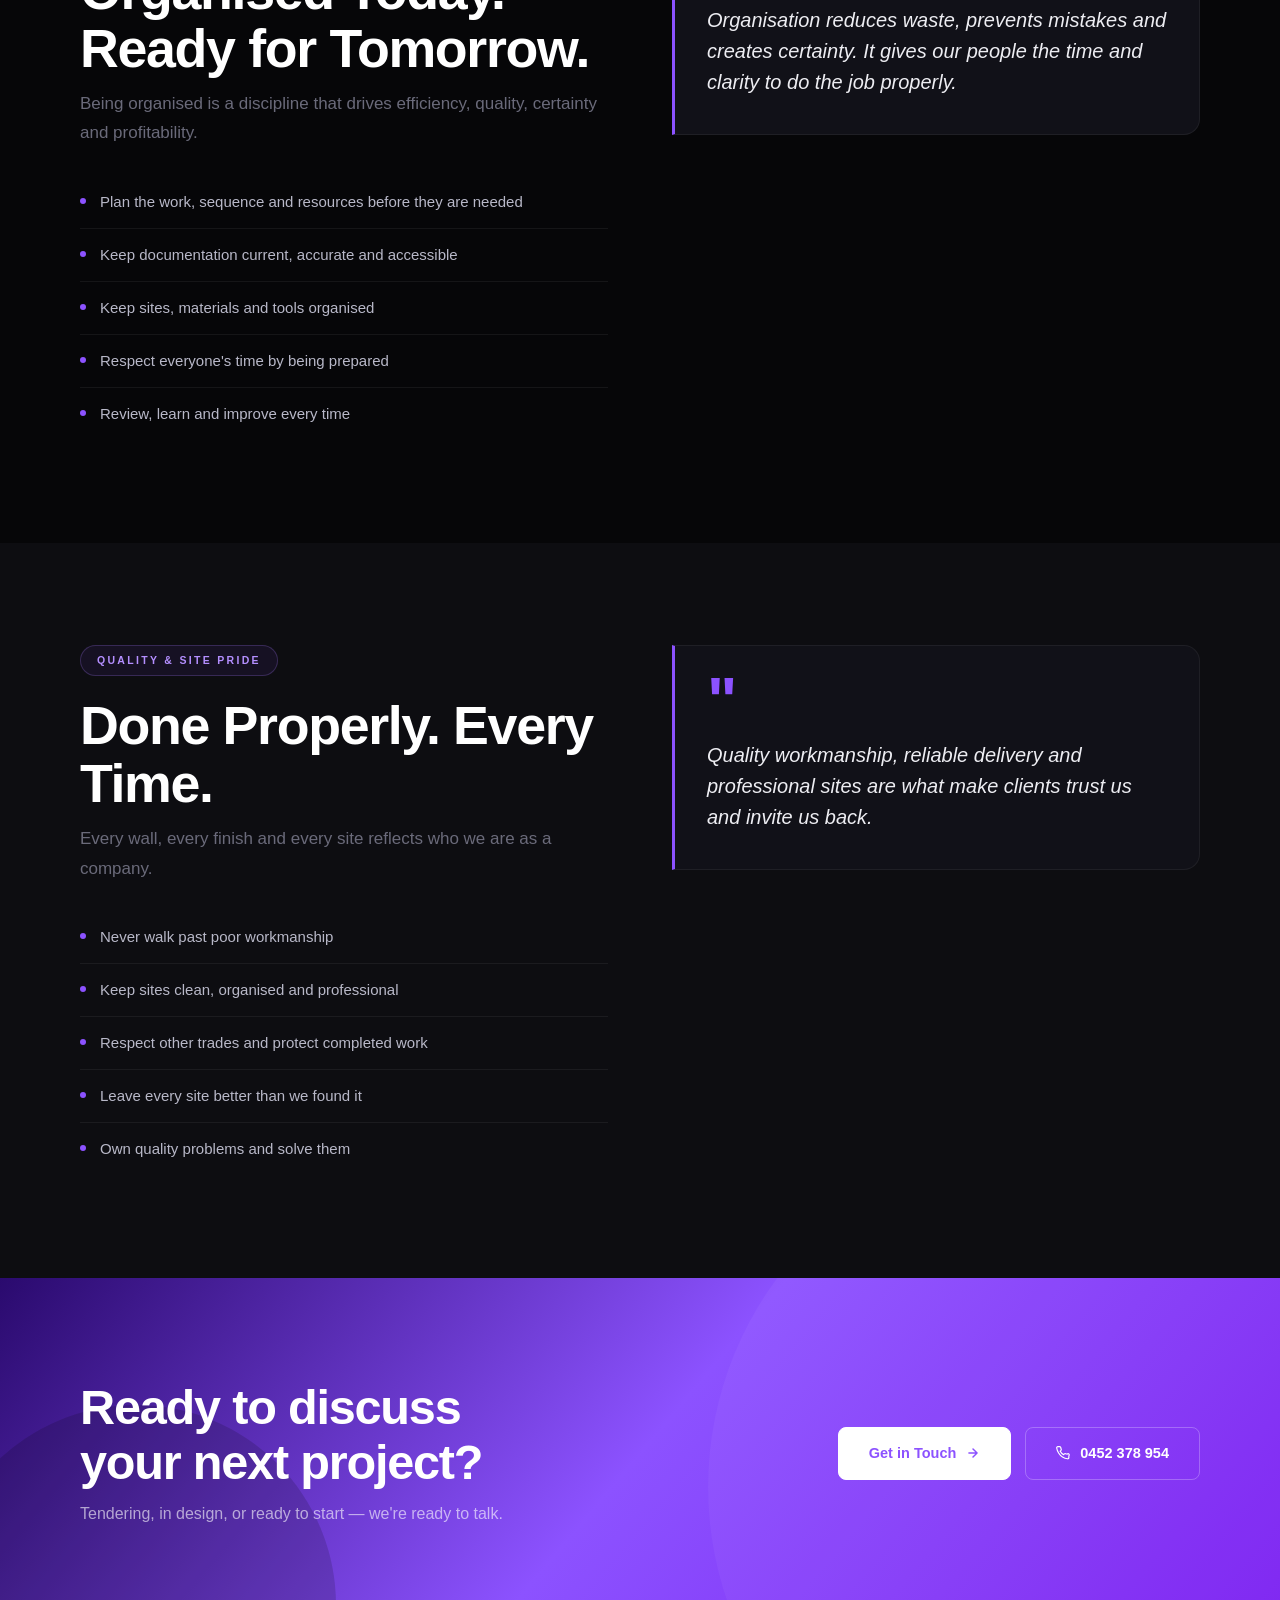
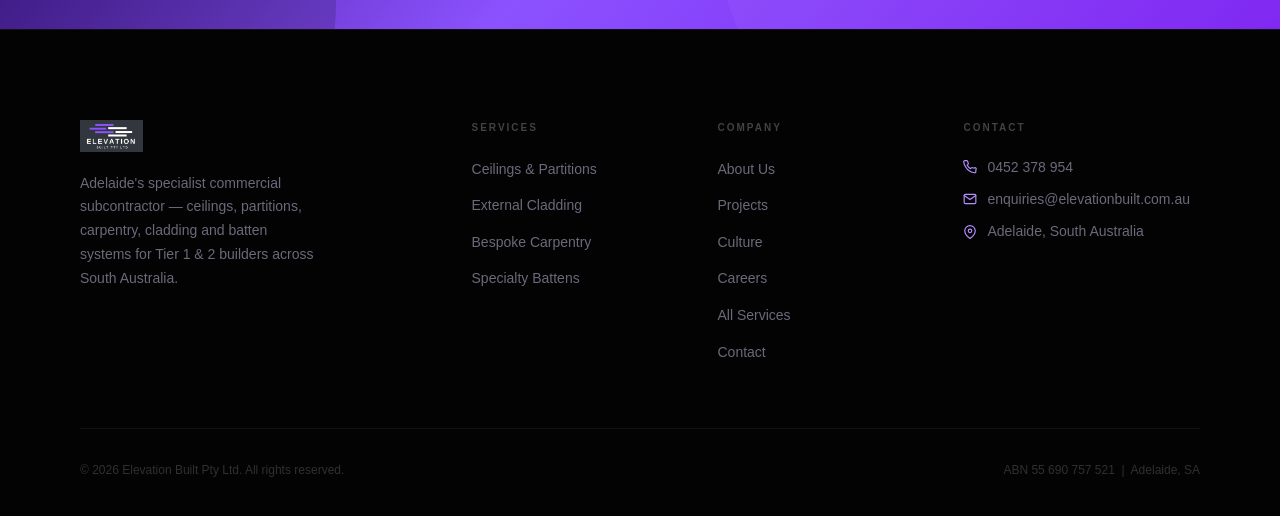
<file: culture.html>
<!DOCTYPE html>
<html lang="en">
<head>
  <meta charset="UTF-8" />
  <meta name="viewport" content="width=device-width, initial-scale=1.0" />
  <title>Our Culture | Elevation Built | Commercial Construction Adelaide</title>
  <meta name="description" content="The Elevation Built culture: BUILD values, practical problem solving, clear communication, reliable delivery and professional site standards." />
  <link rel="canonical" href="https://elevationbuilt.com.au/culture.html" />
  <meta property="og:title" content="Our Culture | Elevation Built" />
  <meta property="og:description" content="Building better, together through our BUILD values: pride, teamwork, initiative, commitment and direct communication." />
  <meta property="og:type" content="website" />
  <link rel="stylesheet" href="css/style.css?v=20260927-2" />
  <style>
    /* Values strip — ADX style */
    .values-section-bg {
      position: relative;
      background-image: url('images/hero-v3.png');
      background-size: cover;
      background-position: center;
      padding: clamp(80px, 10vw, 140px) 0;
    }
    .values-section-bg::before {
      content: '';
      position: absolute; inset: 0;
      background: rgba(6,6,8,0.78);
    }
    .values-section-inner {
      position: relative; z-index: 1;
    }
    .values-section-head {
      text-align: center;
      max-width: 700px;
      margin: 0 auto clamp(48px, 6vw, 80px);
    }
    .values-strip {
      display: flex;
      gap: 0;
      justify-content: center;
    }
    .value-card {
      flex: 1;
      text-align: center;
      padding: 0 clamp(16px, 2.5vw, 36px);
      border-right: 1px solid rgba(255,255,255,0.08);
    }
    .value-card:last-child { border-right: none; }
    @media (max-width: 768px) {
      .values-strip { flex-wrap: wrap; }
      .value-card { flex: 0 0 50%; border-right: none; margin-bottom: 40px; }
    }
    @media (max-width: 480px) {
      .value-card { flex: 0 0 100%; }
    }
    /* KEEP old .value-card rules below intact — overridden above */
    .value-card-UNUSED {
      background: var(--card);
      border: 1px solid var(--border);
      border-radius: 16px;
      padding: 32px 24px;
      transition: border-color 0.3s, transform 0.3s;
    }
    .value-card:hover {
      border-color: var(--border-purple);
      transform: translateY(-4px);
    }
    .value-initial {
      width: 96px; height: 96px;
      border-radius: 50%;
      background: rgba(91,31,184,0.15);
      border: 2px solid rgba(155,111,240,0.4);
      display: flex; align-items: center; justify-content: center;
      margin: 0 auto 24px;
      font-family: var(--font-head);
      font-size: 40px;
      font-weight: 700;
      color: var(--purple-light);
      line-height: 1;
      transition: background 0.3s, border-color 0.3s;
    }
    .value-card:hover .value-initial {
      background: rgba(91,31,184,0.3);
      border-color: var(--purple-light);
    }
    .value-name {
      font-family: var(--font-head);
      font-size: 14px;
      font-weight: 700;
      color: var(--purple-light);
      margin-bottom: 12px;
      text-transform: uppercase;
      letter-spacing: 0.1em;
    }
    .value-desc {
      font-size: 13.5px;
      color: rgba(255,255,255,0.55);
      line-height: 1.7;
    }

    /* Comm blockquote */
    .culture-quote {
      background: var(--card);
      border: 1px solid var(--border);
      border-left: 3px solid var(--purple);
      border-radius: 0 16px 16px 0;
      padding: 36px 32px;
      position: relative;
    }
    .culture-quote-mark {
      font-size: 64px;
      line-height: 0.6;
      color: var(--purple);
      font-family: var(--font-head);
      font-weight: 700;
      margin-bottom: 20px;
      display: block;
    }
    .culture-quote p {
      font-family: var(--font-head);
      font-size: clamp(16px, 1.6vw, 20px);
      font-weight: 500;
      color: var(--off-white);
      line-height: 1.55;
      font-style: italic;
    }

    /* Comm split */
    .comm-split {
      display: grid;
      grid-template-columns: 1fr 1fr;
      gap: 64px;
      align-items: start;
    }
    @media (max-width: 768px) {
      .comm-split { grid-template-columns: 1fr; gap: 40px; }
    }
    .comm-points { list-style: none; margin-top: 28px; }
    .comm-point {
      display: flex;
      align-items: flex-start;
      gap: 14px;
      padding: 14px 0;
      border-bottom: 1px solid var(--border);
    }
    .comm-point:last-child { border-bottom: none; }
    .comm-dot {
      width: 6px; height: 6px;
      background: var(--purple);
      border-radius: 50%;
      margin-top: 8px;
      flex-shrink: 0;
    }
    .comm-point p {
      font-size: 15px;
      color: var(--grey-light);
      line-height: 1.6;
    }
  </style>
</head>
<body>

<!-- ===== NAV ===== -->
<nav class="nav" id="nav">
  <div class="container">
    <div class="nav-inner">
      <a href="./" class="nav-logo">
        <img src="images/eb-logo.png" alt="Elevation Built" />
      </a>
      <ul class="nav-links">
        <li><a href="./">Home</a></li>
        <li><a href="services.html">Services</a></li>
        <li><a href="projects.html">Projects</a></li>
        <li><a href="about.html">About</a></li>
        <li><a href="culture.html" class="active">Culture</a></li>
        <li><a href="careers.html">Careers</a></li>
        <li><a href="contact.html">Contact</a></li>
      </ul>
      <div class="nav-right">
        <button class="hamburger" id="hamburger" aria-label="Menu">
          <span></span><span></span><span></span>
        </button>
      </div>
    </div>
  </div>
</nav>

<!-- Mobile menu -->
<div class="mobile-menu" id="mobileMenu">
  <a href="./" onclick="closeMobileMenu()">Home</a>
  <a href="services.html" onclick="closeMobileMenu()">Services</a>
  <a href="projects.html" onclick="closeMobileMenu()">Projects</a>
  <a href="about.html" onclick="closeMobileMenu()">About</a>
  <a href="culture.html" onclick="closeMobileMenu()">Culture</a>
  <a href="careers.html" onclick="closeMobileMenu()">Careers</a>
  <a href="contact.html" onclick="closeMobileMenu()">Contact</a>
</div>

<!-- ===== PAGE HERO ===== -->
<section class="page-hero" style="background: var(--bg);">
  <div class="container">
    <div class="page-hero-content">
    <a href="./" class="back-link" aria-label="Back to Home"><svg viewBox="0 0 24 24" fill="none" stroke-width="2.5" stroke-linecap="round" stroke-linejoin="round"><path d="M19 12H5M12 5l-7 7 7 7"/></svg>Back to home</a>
      <span class="label reveal">Our Culture</span>
      <h1 class="reveal reveal-d1">Building Better. Together.</h1>
      <p class="reveal reveal-d2">Clear answers. Practical help. Reliable delivery. No surprises.</p>
    </div>
  </div>
</section>

<!-- ===== VISION SECTION ===== -->
<section class="section" style="background: var(--bg); padding-top: clamp(60px, 6vw, 100px);">
  <div class="container">
    <div class="section-head reveal">
      <span class="label">Our Vision</span>
      <h2 class="section-title" style="margin:16px 0 20px;">We are a commercial construction company recognised as one of South Australia's most reliable and professional contractors.</h2>
      <p class="section-sub">Known for making builders' jobs easier and providing certainty around programme and delivery.</p>
    </div>
    <div class="why-grid">
      <div class="why-item reveal reveal-d1">
        <div class="why-num">01</div>
        <h3>Reputation</h3>
        <p>Every job represents Elevation Built. How we work, communicate and finish is our reputation.</p>
      </div>
      <div class="why-item reveal reveal-d2">
        <div class="why-num">02</div>
        <h3>Certainty</h3>
        <p>We plan ahead, identify risks early and give builders confidence in programme, delivery and outcomes.</p>
      </div>
      <div class="why-item reveal reveal-d3">
        <div class="why-num">03</div>
        <h3>Helpful Relationships</h3>
        <p>We are easy to work with and helpful through every stage — from pre-tender to practical completion.</p>
      </div>
      <div class="why-item reveal reveal-d4">
        <div class="why-num">04</div>
        <h3>Growth</h3>
        <p>We will become the best in South Australia first, then scale nationally with the right people and discipline.</p>
      </div>
    </div>
  </div>
</section>

<!-- ===== MISSION SECTION ===== -->
<section class="section" style="background: var(--surface);">
  <div class="container">
    <div class="section-head reveal">
      <span class="label">Our Mission</span>
      <h2 class="section-title" style="margin:16px 0 20px;">We help. We solve problems.<br>We build something that lasts.</h2>
      <p class="section-sub">We are a family business built to make things better for our clients, our team and the people who rely on us.</p>
    </div>
    <div class="why-grid">
      <div class="why-item reveal reveal-d1">
        <div class="why-num">01</div>
        <h3>Help Builders</h3>
        <p>Be proactive, make the process easier and support the builder from pre-tender through to practical completion.</p>
      </div>
      <div class="why-item reveal reveal-d2">
        <div class="why-num">02</div>
        <h3>Solve Problems</h3>
        <p>Find potential issues early, communicate clearly and bring practical solutions — including when the problem is difficult.</p>
      </div>
      <div class="why-item reveal reveal-d3">
        <div class="why-num">03</div>
        <h3>Build and Contribute</h3>
        <p>Deliver work we are proud of, create opportunities for our people and build relationships and results that endure.</p>
      </div>
    </div>
  </div>
</section>

<!-- ===== VALUES SECTION ===== -->
<div class="values-section-bg">
  <div class="container values-section-inner">
    <div class="values-section-head reveal">
      <span class="label">Our Values</span>
      <h2 class="section-title" style="margin:16px 0 16px; color:#fff;">Our BUILD values.</h2>
      <p class="section-sub" style="margin:0 auto; text-align:center;">We BUILD with pride — and we help first.</p>
    </div>
    <div class="values-strip">
      <div class="value-card reveal reveal-d1">
        <div class="value-initial">B</div>
        <div class="value-name">Build with Pride</div>
        <p class="value-desc">Deliver quality work and professional sites we are proud to put our name to.</p>
      </div>
      <div class="value-card reveal reveal-d2">
        <div class="value-initial">U</div>
        <div class="value-name">United as a Team</div>
        <p class="value-desc">Back each other, work together, challenge respectfully and hold the standard.</p>
      </div>
      <div class="value-card reveal reveal-d3">
        <div class="value-initial">I</div>
        <div class="value-name">Initiative: Help First</div>
        <p class="value-desc">Understand what is needed, step in early and bring practical solutions — not more problems.</p>
      </div>
      <div class="value-card reveal reveal-d4">
        <div class="value-initial">L</div>
        <div class="value-name">Live Your Commitments</div>
        <p class="value-desc">Do what you say, take ownership and fix issues without excuses.</p>
      </div>
      <div class="value-card reveal reveal-d5">
        <div class="value-initial">D</div>
        <div class="value-name">Direct Communication</div>
        <p class="value-desc">Be honest, respectful, clear and on time. Confirm important matters in writing. No surprises.</p>
      </div>
    </div>
  </div>
</div>

<!-- ===== STRATEGIC PILLARS ===== -->
<section class="section" style="background: var(--bg);">
  <div class="container">
    <div class="section-head reveal">
      <span class="label">Strategic Pillars</span>
      <h2 class="section-title" style="margin:16px 0 20px;">How we deliver on our mission every day.</h2>
    </div>
    <div class="why-grid">
      <div class="why-item reveal reveal-d1">
        <div class="why-num">01</div>
        <h3>Quality &amp; Site Pride</h3>
        <p>Check it before it moves on. Pride in every wall, finish and site. Be the contractor builders recommend.</p>
      </div>
      <div class="why-item reveal reveal-d2">
        <div class="why-num">02</div>
        <h3>Certainty in Delivery</h3>
        <p>Plan and communicate the programme. Raise risks early — no surprises. Builders always know where they stand.</p>
      </div>
      <div class="why-item reveal reveal-d3">
        <div class="why-num">03</div>
        <h3>Practical Problem Solving</h3>
        <p>See issues early and bring options. Help from pre-tender to completion. Make the builder's job easier.</p>
      </div>
      <div class="why-item reveal reveal-d4">
        <div class="why-num">04</div>
        <h3>Accountable People</h3>
        <p>Do what you said you would do. Own it, fix it and support the team. Be a team builders can rely on.</p>
      </div>
      <div class="why-item reveal reveal-d5">
        <div class="why-num">05</div>
        <h3>Relationships &amp; Sustainable Growth</h3>
        <p>Easy to work with; helpful and honest. Protect margin and grow with discipline. Build something that lasts.</p>
      </div>
    </div>
  </div>
</section>

<!-- ===== COMMUNICATION SECTION ===== -->
<section class="section" style="background: var(--surface);">
  <div class="container">
    <div class="comm-split">
      <div>
        <span class="label reveal">Communication</span>
        <h2 class="section-title reveal reveal-d1" style="margin: 20px 0 12px;">Clear Communication</h2>
        <p class="section-sub reveal reveal-d2">Direct. Honest. Professional.</p>
        <ul class="comm-points reveal reveal-d3">
          <li class="comm-point">
            <div class="comm-dot"></div>
            <p>Communicate early, not after the problem</p>
          </li>
          <li class="comm-point">
            <div class="comm-dot"></div>
            <p>If you're running behind, speak up immediately</p>
          </li>
          <li class="comm-point">
            <div class="comm-dot"></div>
            <p>Confirm important instructions in writing</p>
          </li>
          <li class="comm-point">
            <div class="comm-dot"></div>
            <p>Keep builders, supervisors and teammates informed</p>
          </li>
          <li class="comm-point">
            <div class="comm-dot"></div>
            <p>No surprises. No finger pointing. Bring solutions.</p>
          </li>
        </ul>
      </div>
      <div class="reveal reveal-d2">
        <div class="culture-quote">
          <span class="culture-quote-mark">"</span>
          <p>Good communication prevents mistakes, protects relationships and gives builders certainty. Clear communication builds trust and helps us become the contractor builders want back.</p>
        </div>
      </div>
    </div>
  </div>
</section>

<!-- ===== ORGANISATION SECTION ===== -->
<section class="section" style="background: var(--bg);">
  <div class="container">
    <div class="comm-split">
      <div>
        <span class="label reveal">Organisation</span>
        <h2 class="section-title reveal reveal-d1" style="margin: 20px 0 12px;">Organised Today. Ready for Tomorrow.</h2>
        <p class="section-sub reveal reveal-d2">Being organised is a discipline that drives efficiency, quality, certainty and profitability.</p>
        <ul class="comm-points reveal reveal-d3">
          <li class="comm-point"><div class="comm-dot"></div><p>Plan the work, sequence and resources before they are needed</p></li>
          <li class="comm-point"><div class="comm-dot"></div><p>Keep documentation current, accurate and accessible</p></li>
          <li class="comm-point"><div class="comm-dot"></div><p>Keep sites, materials and tools organised</p></li>
          <li class="comm-point"><div class="comm-dot"></div><p>Respect everyone's time by being prepared</p></li>
          <li class="comm-point"><div class="comm-dot"></div><p>Review, learn and improve every time</p></li>
        </ul>
      </div>
      <div class="reveal reveal-d2">
        <div class="culture-quote">
          <span class="culture-quote-mark">"</span>
          <p>Organisation reduces waste, prevents mistakes and creates certainty. It gives our people the time and clarity to do the job properly.</p>
        </div>
      </div>
    </div>
  </div>
</section>

<!-- ===== QUALITY SECTION ===== -->
<section class="section" style="background: var(--surface);">
  <div class="container">
    <div class="comm-split">
      <div>
        <span class="label reveal">Quality &amp; Site Pride</span>
        <h2 class="section-title reveal reveal-d1" style="margin: 20px 0 12px;">Done Properly. Every Time.</h2>
        <p class="section-sub reveal reveal-d2">Every wall, every finish and every site reflects who we are as a company.</p>
        <ul class="comm-points reveal reveal-d3">
          <li class="comm-point"><div class="comm-dot"></div><p>Never walk past poor workmanship</p></li>
          <li class="comm-point"><div class="comm-dot"></div><p>Keep sites clean, organised and professional</p></li>
          <li class="comm-point"><div class="comm-dot"></div><p>Respect other trades and protect completed work</p></li>
          <li class="comm-point"><div class="comm-dot"></div><p>Leave every site better than we found it</p></li>
          <li class="comm-point"><div class="comm-dot"></div><p>Own quality problems and solve them</p></li>
        </ul>
      </div>
      <div class="reveal reveal-d2">
        <div class="culture-quote">
          <span class="culture-quote-mark">"</span>
          <p>Quality workmanship, reliable delivery and professional sites are what make clients trust us and invite us back.</p>
        </div>
      </div>
    </div>
  </div>
</section>

<!-- ===== CTA ===== -->
<section class="cta-section">
  <div class="container">
    <div class="cta-inner">
      <div class="cta-text">
        <h2 class="cta-title">Ready to discuss<br>your next project?</h2>
        <p class="cta-sub">Tendering, in design, or ready to start — we're ready to talk.</p>
      </div>
      <div class="cta-actions">
        <a href="contact.html" class="btn btn-white">
          Get in Touch
          <svg viewBox="0 0 24 24" fill="none" stroke="currentColor" stroke-width="2.5" stroke-linecap="round" stroke-linejoin="round"><path d="M5 12h14M12 5l7 7-7 7"/></svg>
        </a>
        <a href="tel:0452378954" class="btn btn-outline" style="border-color:rgba(255,255,255,0.25); color:#fff;">
          <svg viewBox="0 0 24 24" fill="none" stroke="currentColor" stroke-width="2" stroke-linecap="round" stroke-linejoin="round"><path d="M22 16.92v3a2 2 0 01-2.18 2 19.79 19.79 0 01-8.63-3.07A19.5 19.5 0 014.5 12 19.79 19.79 0 011.23 3.43 2 2 0 013.22 1h3a2 2 0 012 1.72c.127.96.361 1.903.7 2.81a2 2 0 01-.45 2.11L7.09 8.91a16 16 0 006 6l1.27-1.27a2 2 0 012.11-.45c.907.339 1.85.573 2.81.7A2 2 0 0122 16.92z"/></svg>
          0452 378 954
        </a>
      </div>
    </div>
  </div>
</section>

<!-- ===== FOOTER ===== -->
<footer class="footer">
  <div class="container">
    <div class="footer-grid">
      <div class="footer-brand">
        <img src="images/eb-logo.png" alt="Elevation Built" class="footer-logo" />
        <p class="footer-tagline">Adelaide's specialist commercial subcontractor — ceilings, partitions, carpentry, cladding and batten systems for Tier 1 & 2 builders across South Australia.</p>
      </div>
      <div class="footer-col">
        <h5>Services</h5>
        <ul>
          <li><a href="ceilings-partitions.html">Ceilings &amp; Partitions</a></li>
          <li><a href="cladding.html">External Cladding</a></li>
          <li><a href="carpentry.html">Bespoke Carpentry</a></li>
          <li><a href="battens.html">Specialty Battens</a></li>
        </ul>
      </div>
      <div class="footer-col">
        <h5>Company</h5>
        <ul>
          <li><a href="about.html">About Us</a></li>
          <li><a href="projects.html">Projects</a></li>
          <li><a href="culture.html">Culture</a></li>
          <li><a href="careers.html">Careers</a></li>
          <li><a href="services.html">All Services</a></li>
          <li><a href="contact.html">Contact</a></li>
        </ul>
      </div>
      <div class="footer-col">
        <h5>Contact</h5>
        <div class="footer-contact-line">
          <svg viewBox="0 0 24 24" fill="none" stroke-width="2" stroke-linecap="round" stroke-linejoin="round"><path d="M22 16.92v3a2 2 0 01-2.18 2 19.79 19.79 0 01-8.63-3.07A19.5 19.5 0 014.5 12 19.79 19.79 0 011.23 3.43 2 2 0 013.22 1h3a2 2 0 012 1.72c.127.96.361 1.903.7 2.81a2 2 0 01-.45 2.11L7.09 8.91a16 16 0 006 6l1.27-1.27a2 2 0 012.11-.45c.907.339 1.85.573 2.81.7A2 2 0 0122 16.92z"/></svg>
          <a href="tel:0452378954">0452 378 954</a>
        </div>
        <div class="footer-contact-line">
          <svg viewBox="0 0 24 24" fill="none" stroke-width="2" stroke-linecap="round" stroke-linejoin="round"><path d="M4 4h16c1.1 0 2 .9 2 2v12c0 1.1-.9 2-2 2H4c-1.1 0-2-.9-2-2V6c0-1.1.9-2 2-2z"/><polyline points="22,6 12,13 2,6"/></svg>
          <a href="mailto:enquiries@elevationbuilt.com.au">enquiries@elevationbuilt.com.au</a>
        </div>
        <div class="footer-contact-line">
          <svg viewBox="0 0 24 24" fill="none" stroke-width="2" stroke-linecap="round" stroke-linejoin="round"><path d="M21 10c0 7-9 13-9 13s-9-6-9-13a9 9 0 0118 0z"/><circle cx="12" cy="10" r="3"/></svg>
          <p>Adelaide, South Australia</p>
        </div>
      </div>
    </div>
    <div class="footer-bottom">
      <p class="footer-copy">© 2026 Elevation Built Pty Ltd. All rights reserved.</p>
      <span class="footer-abn">ABN 55 690 757 521 &nbsp;|&nbsp; Adelaide, SA</span>
    </div>
  </div>
</footer>

<script>
const nav = document.getElementById('nav');
window.addEventListener('scroll', () => {
  nav.classList.toggle('scrolled', window.scrollY > 40);
}, { passive: true });

const hamburger = document.getElementById('hamburger');
const mobileMenu = document.getElementById('mobileMenu');
let menuOpen = false;
hamburger.addEventListener('click', () => {
  menuOpen = !menuOpen;
  mobileMenu.classList.toggle('open', menuOpen);
  document.body.style.overflow = menuOpen ? 'hidden' : '';
});
function closeMobileMenu() {
  menuOpen = false;
  mobileMenu.classList.remove('open');
  document.body.style.overflow = '';
}

const reveals = document.querySelectorAll('.reveal');
const revealObserver = new IntersectionObserver((entries) => {
  entries.forEach(e => {
    if (e.isIntersecting) {
      e.target.classList.add('visible');
      revealObserver.unobserve(e.target);
    }
  });
}, { threshold: 0.1, rootMargin: '0px 0px -40px 0px' });
reveals.forEach(el => revealObserver.observe(el));
</script>
</body>
</html>
</file>
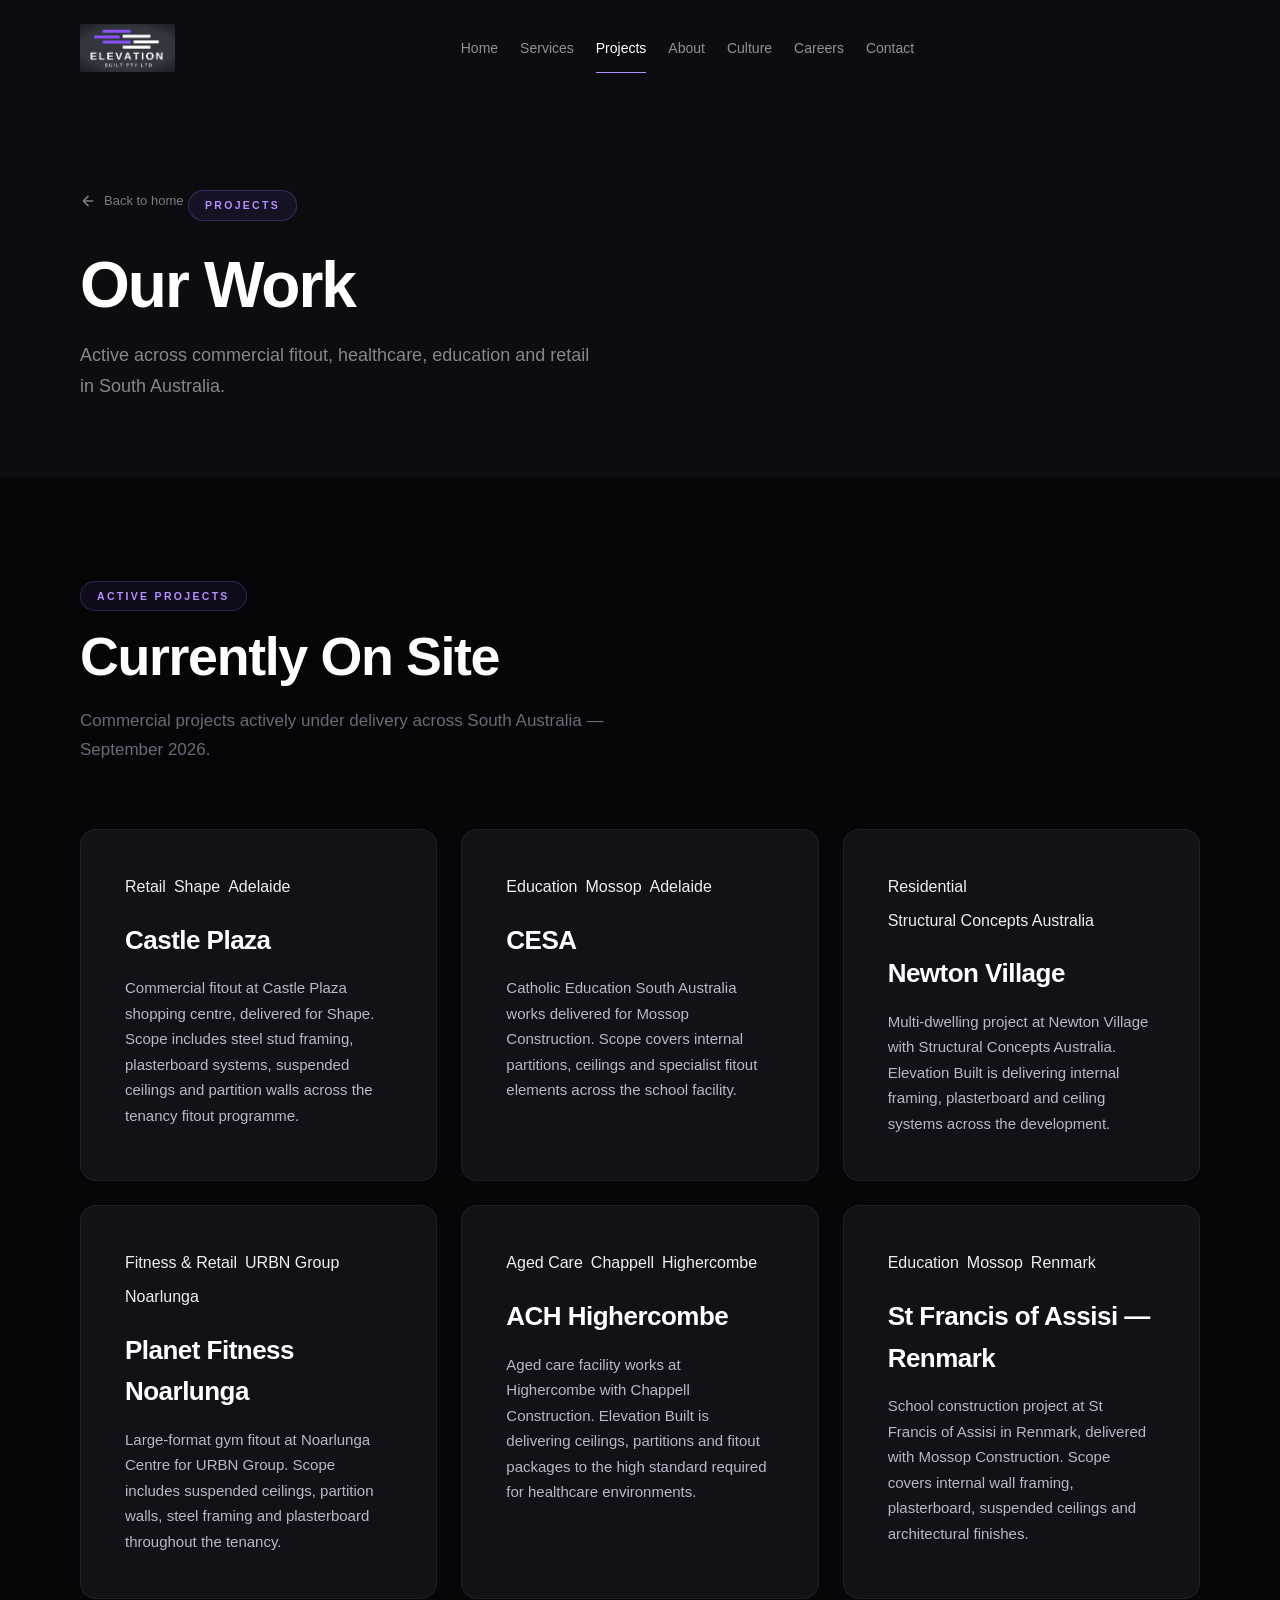
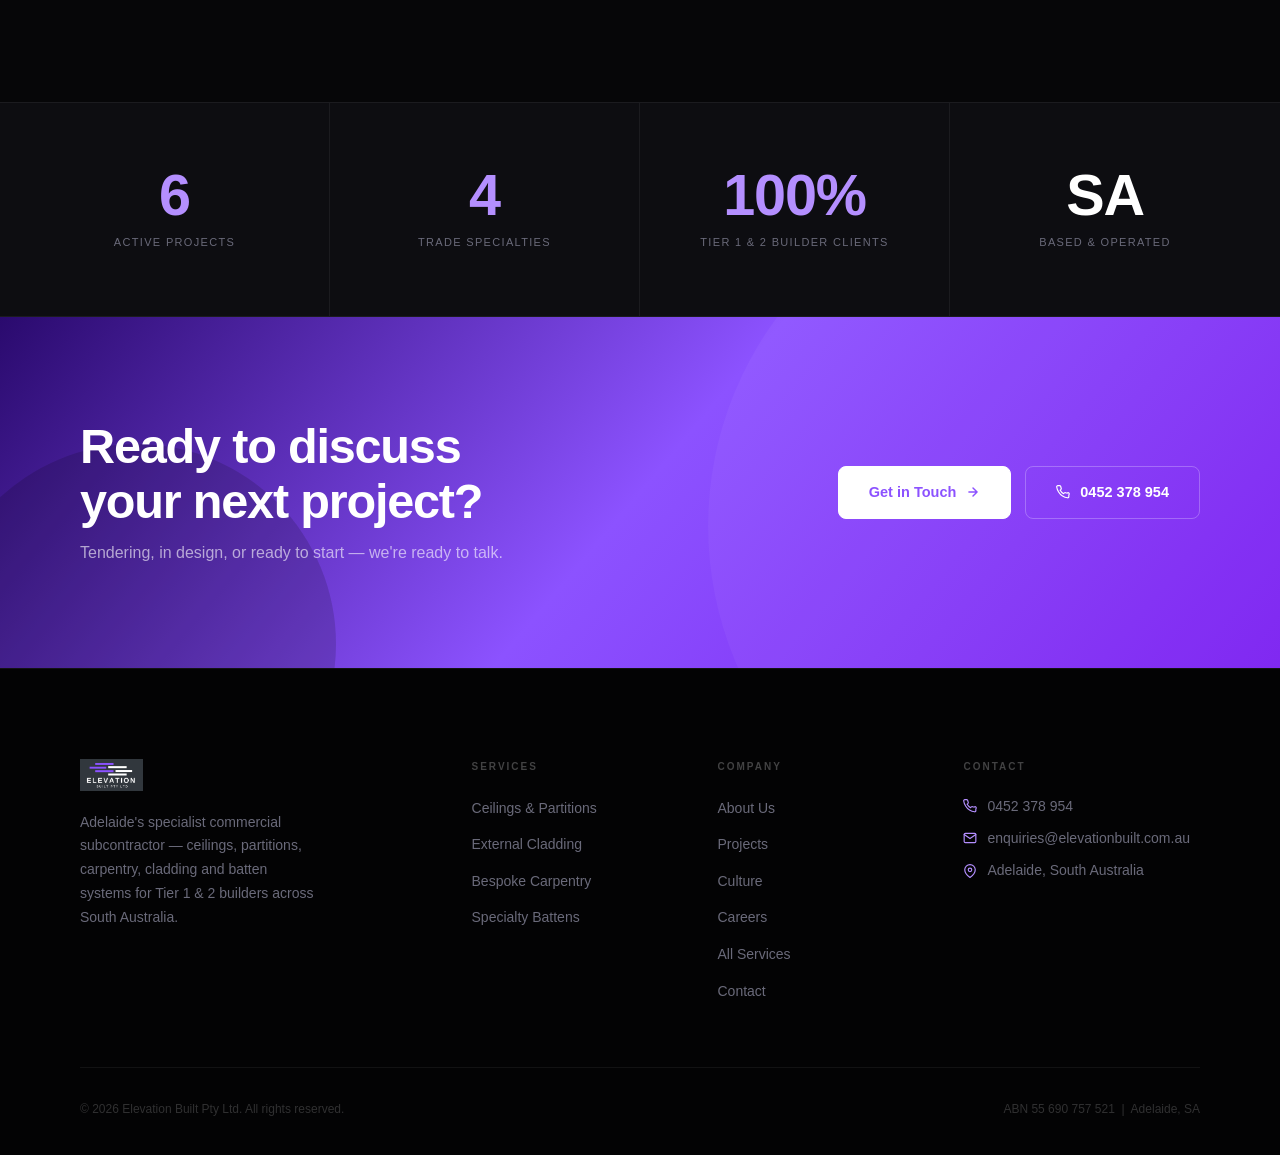
<file: projects.html>
<!DOCTYPE html>
<html lang="en">
<head>
  <meta charset="UTF-8" />
  <meta name="viewport" content="width=device-width, initial-scale=1.0" />
  <title>Projects | Elevation Built | Commercial Construction Adelaide</title>
  <meta name="description" content="Elevation Built — active across commercial fitout, healthcare, education and retail construction in South Australia. Tier 1 & 2 builder partners." />
  <link rel="canonical" href="https://elevationbuilt.com.au/projects.html" />
  <meta property="og:title" content="Projects | Elevation Built Adelaide" />
  <meta property="og:description" content="Active across commercial fitout, healthcare, education and retail in South Australia." />
  <meta property="og:type" content="website" />
  <link rel="stylesheet" href="css/style.css?v=20260927-2" />
</head>
<body>

<!-- ===== NAV ===== -->
<nav class="nav" id="nav">
  <div class="container">
    <div class="nav-inner">
      <a href="./" class="nav-logo">
        <img src="images/eb-logo.png" alt="Elevation Built" />
      </a>
      <ul class="nav-links">
        <li><a href="./">Home</a></li>
        <li><a href="services.html">Services</a></li>
        <li><a href="projects.html" class="active">Projects</a></li>
        <li><a href="about.html">About</a></li>
        <li><a href="culture.html">Culture</a></li>
        <li><a href="careers.html">Careers</a></li>
        <li><a href="contact.html">Contact</a></li>
      </ul>
      <div class="nav-right">
        <button class="hamburger" id="hamburger" aria-label="Menu">
          <span></span><span></span><span></span>
        </button>
      </div>
    </div>
  </div>
</nav>

<!-- Mobile menu -->
<div class="mobile-menu" id="mobileMenu">
  <a href="./" onclick="closeMobileMenu()">Home</a>
  <a href="services.html" onclick="closeMobileMenu()">Services</a>
  <a href="projects.html" onclick="closeMobileMenu()">Projects</a>
  <a href="about.html" onclick="closeMobileMenu()">About</a>
  <a href="culture.html" onclick="closeMobileMenu()">Culture</a>
  <a href="careers.html" onclick="closeMobileMenu()">Careers</a>
  <a href="contact.html" onclick="closeMobileMenu()">Contact</a>
</div>

<!-- ===== PAGE HERO ===== -->
<section class="page-hero" style="background: var(--surface);">
  <div class="container">
    <div class="page-hero-content">
    <a href="./" class="back-link" aria-label="Back to Home"><svg viewBox="0 0 24 24" fill="none" stroke-width="2.5" stroke-linecap="round" stroke-linejoin="round"><path d="M19 12H5M12 5l-7 7 7 7"/></svg>Back to home</a>
      <span class="label">Projects</span>
      <h1>Our Work</h1>
      <p>Active across commercial fitout, healthcare, education and retail in South Australia.</p>
    </div>
  </div>
</section>

<!-- ===== PROJECTS GRID ===== -->
<section class="section" style="background: var(--bg);">
  <div class="container">
    <div class="section-head reveal">
      <span class="label">Active Projects</span>
      <h2 class="section-title" style="margin:16px 0 20px;">Currently On Site</h2>
      <p class="section-sub">Commercial projects actively under delivery across South Australia — September 2026.</p>
    </div>
    <div class="projects-grid" style="display:grid;grid-template-columns:repeat(auto-fill,minmax(340px,1fr));gap:24px;margin-top:clamp(40px,5vw,64px);">

      <div class="project-card reveal reveal-d1" style="background:var(--card);border:1px solid var(--border);border-radius:16px;overflow:hidden;transition:border-color 0.3s;">
        <div style="padding:clamp(28px,3.5vw,44px);">
          <div style="display:flex;flex-wrap:wrap;gap:8px;margin-bottom:20px;">
            <span class="job-tag">Retail</span>
            <span class="job-tag">Shape</span>
            <span class="job-tag">Adelaide</span>
          </div>
          <h3 style="font-family:var(--font-head);font-size:clamp(20px,2.2vw,26px);font-weight:700;color:var(--white);letter-spacing:-0.02em;margin-bottom:14px;">Castle Plaza</h3>
          <p style="font-size:15px;color:var(--grey-light);line-height:1.7;">Commercial fitout at Castle Plaza shopping centre, delivered for Shape. Scope includes steel stud framing, plasterboard systems, suspended ceilings and partition walls across the tenancy fitout programme.</p>
        </div>
      </div>

      <div class="project-card reveal reveal-d2" style="background:var(--card);border:1px solid var(--border);border-radius:16px;overflow:hidden;transition:border-color 0.3s;">
        <div style="padding:clamp(28px,3.5vw,44px);">
          <div style="display:flex;flex-wrap:wrap;gap:8px;margin-bottom:20px;">
            <span class="job-tag">Education</span>
            <span class="job-tag">Mossop</span>
            <span class="job-tag">Adelaide</span>
          </div>
          <h3 style="font-family:var(--font-head);font-size:clamp(20px,2.2vw,26px);font-weight:700;color:var(--white);letter-spacing:-0.02em;margin-bottom:14px;">CESA</h3>
          <p style="font-size:15px;color:var(--grey-light);line-height:1.7;">Catholic Education South Australia works delivered for Mossop Construction. Scope covers internal partitions, ceilings and specialist fitout elements across the school facility.</p>
        </div>
      </div>

      <div class="project-card reveal reveal-d3" style="background:var(--card);border:1px solid var(--border);border-radius:16px;overflow:hidden;transition:border-color 0.3s;">
        <div style="padding:clamp(28px,3.5vw,44px);">
          <div style="display:flex;flex-wrap:wrap;gap:8px;margin-bottom:20px;">
            <span class="job-tag">Residential</span>
            <span class="job-tag">Structural Concepts Australia</span>
          </div>
          <h3 style="font-family:var(--font-head);font-size:clamp(20px,2.2vw,26px);font-weight:700;color:var(--white);letter-spacing:-0.02em;margin-bottom:14px;">Newton Village</h3>
          <p style="font-size:15px;color:var(--grey-light);line-height:1.7;">Multi-dwelling project at Newton Village with Structural Concepts Australia. Elevation Built is delivering internal framing, plasterboard and ceiling systems across the development.</p>
        </div>
      </div>

      <div class="project-card reveal reveal-d4" style="background:var(--card);border:1px solid var(--border);border-radius:16px;overflow:hidden;transition:border-color 0.3s;">
        <div style="padding:clamp(28px,3.5vw,44px);">
          <div style="display:flex;flex-wrap:wrap;gap:8px;margin-bottom:20px;">
            <span class="job-tag">Fitness &amp; Retail</span>
            <span class="job-tag">URBN Group</span>
            <span class="job-tag">Noarlunga</span>
          </div>
          <h3 style="font-family:var(--font-head);font-size:clamp(20px,2.2vw,26px);font-weight:700;color:var(--white);letter-spacing:-0.02em;margin-bottom:14px;">Planet Fitness Noarlunga</h3>
          <p style="font-size:15px;color:var(--grey-light);line-height:1.7;">Large-format gym fitout at Noarlunga Centre for URBN Group. Scope includes suspended ceilings, partition walls, steel framing and plasterboard throughout the tenancy.</p>
        </div>
      </div>

      <div class="project-card reveal reveal-d5" style="background:var(--card);border:1px solid var(--border);border-radius:16px;overflow:hidden;transition:border-color 0.3s;">
        <div style="padding:clamp(28px,3.5vw,44px);">
          <div style="display:flex;flex-wrap:wrap;gap:8px;margin-bottom:20px;">
            <span class="job-tag">Aged Care</span>
            <span class="job-tag">Chappell</span>
            <span class="job-tag">Highercombe</span>
          </div>
          <h3 style="font-family:var(--font-head);font-size:clamp(20px,2.2vw,26px);font-weight:700;color:var(--white);letter-spacing:-0.02em;margin-bottom:14px;">ACH Highercombe</h3>
          <p style="font-size:15px;color:var(--grey-light);line-height:1.7;">Aged care facility works at Highercombe with Chappell Construction. Elevation Built is delivering ceilings, partitions and fitout packages to the high standard required for healthcare environments.</p>
        </div>
      </div>

      <div class="project-card reveal reveal-d6" style="background:var(--card);border:1px solid var(--border);border-radius:16px;overflow:hidden;transition:border-color 0.3s;">
        <div style="padding:clamp(28px,3.5vw,44px);">
          <div style="display:flex;flex-wrap:wrap;gap:8px;margin-bottom:20px;">
            <span class="job-tag">Education</span>
            <span class="job-tag">Mossop</span>
            <span class="job-tag">Renmark</span>
          </div>
          <h3 style="font-family:var(--font-head);font-size:clamp(20px,2.2vw,26px);font-weight:700;color:var(--white);letter-spacing:-0.02em;margin-bottom:14px;">St Francis of Assisi — Renmark</h3>
          <p style="font-size:15px;color:var(--grey-light);line-height:1.7;">School construction project at St Francis of Assisi in Renmark, delivered with Mossop Construction. Scope covers internal wall framing, plasterboard, suspended ceilings and architectural finishes.</p>
        </div>
      </div>

    </div>
  </div>
</section>

<!-- ===== STATS ===== -->
<div class="stats-strip">
  <div class="container" style="padding:0;">
    <div class="stats-grid">
      <div class="stat-cell reveal">
        <div class="stat-big"><em>6</em></div>
        <div class="stat-lbl">Active Projects</div>
      </div>
      <div class="stat-cell reveal reveal-d1">
        <div class="stat-big"><em>4</em></div>
        <div class="stat-lbl">Trade Specialties</div>
      </div>
      <div class="stat-cell reveal reveal-d2">
        <div class="stat-big"><em>100%</em></div>
        <div class="stat-lbl">Tier 1 & 2 Builder Clients</div>
      </div>
      <div class="stat-cell reveal reveal-d3">
        <div class="stat-big">SA</div>
        <div class="stat-lbl">Based &amp; Operated</div>
      </div>
    </div>
  </div>
</div>

<!-- ===== CTA ===== -->
<section class="cta-section">
  <div class="container">
    <div class="cta-inner">
      <div class="cta-text">
        <h2 class="cta-title">Ready to discuss<br>your next project?</h2>
        <p class="cta-sub">Tendering, in design, or ready to start — we're ready to talk.</p>
      </div>
      <div class="cta-actions">
        <a href="contact.html" class="btn btn-white">
          Get in Touch
          <svg viewBox="0 0 24 24" fill="none" stroke="currentColor" stroke-width="2.5" stroke-linecap="round" stroke-linejoin="round"><path d="M5 12h14M12 5l7 7-7 7"/></svg>
        </a>
        <a href="tel:0452378954" class="btn btn-outline" style="border-color:rgba(255,255,255,0.25); color:#fff;">
          <svg viewBox="0 0 24 24" fill="none" stroke="currentColor" stroke-width="2" stroke-linecap="round" stroke-linejoin="round"><path d="M22 16.92v3a2 2 0 01-2.18 2 19.79 19.79 0 01-8.63-3.07A19.5 19.5 0 014.5 12 19.79 19.79 0 011.23 3.43 2 2 0 013.22 1h3a2 2 0 012 1.72c.127.96.361 1.903.7 2.81a2 2 0 01-.45 2.11L7.09 8.91a16 16 0 006 6l1.27-1.27a2 2 0 012.11-.45c.907.339 1.85.573 2.81.7A2 2 0 0122 16.92z"/></svg>
          0452 378 954
        </a>
      </div>
    </div>
  </div>
</section>

<!-- ===== FOOTER ===== -->
<footer class="footer">
  <div class="container">
    <div class="footer-grid">
      <div class="footer-brand">
        <img src="images/eb-logo.png" alt="Elevation Built" class="footer-logo" />
        <p class="footer-tagline">Adelaide's specialist commercial subcontractor — ceilings, partitions, carpentry, cladding and batten systems for Tier 1 & 2 builders across South Australia.</p>
      </div>
      <div class="footer-col">
        <h5>Services</h5>
        <ul>
          <li><a href="ceilings-partitions.html">Ceilings &amp; Partitions</a></li>
          <li><a href="cladding.html">External Cladding</a></li>
          <li><a href="carpentry.html">Bespoke Carpentry</a></li>
          <li><a href="battens.html">Specialty Battens</a></li>
        </ul>
      </div>
      <div class="footer-col">
        <h5>Company</h5>
        <ul>
          <li><a href="about.html">About Us</a></li>
          <li><a href="projects.html">Projects</a></li>
          <li><a href="culture.html">Culture</a></li>
          <li><a href="careers.html">Careers</a></li>
          <li><a href="services.html">All Services</a></li>
          <li><a href="contact.html">Contact</a></li>
        </ul>
      </div>
      <div class="footer-col">
        <h5>Contact</h5>
        <div class="footer-contact-line">
          <svg viewBox="0 0 24 24" fill="none" stroke-width="2" stroke-linecap="round" stroke-linejoin="round"><path d="M22 16.92v3a2 2 0 01-2.18 2 19.79 19.79 0 01-8.63-3.07A19.5 19.5 0 014.5 12 19.79 19.79 0 011.23 3.43 2 2 0 013.22 1h3a2 2 0 012 1.72c.127.96.361 1.903.7 2.81a2 2 0 01-.45 2.11L7.09 8.91a16 16 0 006 6l1.27-1.27a2 2 0 012.11-.45c.907.339 1.85.573 2.81.7A2 2 0 0122 16.92z"/></svg>
          <a href="tel:0452378954">0452 378 954</a>
        </div>
        <div class="footer-contact-line">
          <svg viewBox="0 0 24 24" fill="none" stroke-width="2" stroke-linecap="round" stroke-linejoin="round"><path d="M4 4h16c1.1 0 2 .9 2 2v12c0 1.1-.9 2-2 2H4c-1.1 0-2-.9-2-2V6c0-1.1.9-2 2-2z"/><polyline points="22,6 12,13 2,6"/></svg>
          <a href="mailto:enquiries@elevationbuilt.com.au">enquiries@elevationbuilt.com.au</a>
        </div>
        <div class="footer-contact-line">
          <svg viewBox="0 0 24 24" fill="none" stroke-width="2" stroke-linecap="round" stroke-linejoin="round"><path d="M21 10c0 7-9 13-9 13s-9-6-9-13a9 9 0 0118 0z"/><circle cx="12" cy="10" r="3"/></svg>
          <p>Adelaide, South Australia</p>
        </div>
      </div>
    </div>
    <div class="footer-bottom">
      <p class="footer-copy">© 2026 Elevation Built Pty Ltd. All rights reserved.</p>
      <span class="footer-abn">ABN 55 690 757 521 &nbsp;|&nbsp; Adelaide, SA</span>
    </div>
  </div>
</footer>

<script>
const nav = document.getElementById('nav');
window.addEventListener('scroll', () => {
  nav.classList.toggle('scrolled', window.scrollY > 40);
}, { passive: true });

const hamburger = document.getElementById('hamburger');
const mobileMenu = document.getElementById('mobileMenu');
let menuOpen = false;
hamburger.addEventListener('click', () => {
  menuOpen = !menuOpen;
  mobileMenu.classList.toggle('open', menuOpen);
  document.body.style.overflow = menuOpen ? 'hidden' : '';
});
function closeMobileMenu() {
  menuOpen = false;
  mobileMenu.classList.remove('open');
  document.body.style.overflow = '';
}

const reveals = document.querySelectorAll('.reveal');
const revealObserver = new IntersectionObserver((entries) => {
  entries.forEach(e => {
    if (e.isIntersecting) {
      e.target.classList.add('visible');
      revealObserver.unobserve(e.target);
    }
  });
}, { threshold: 0.1, rootMargin: '0px 0px -40px 0px' });
reveals.forEach(el => revealObserver.observe(el));
</script>
</body>
</html>
</file>
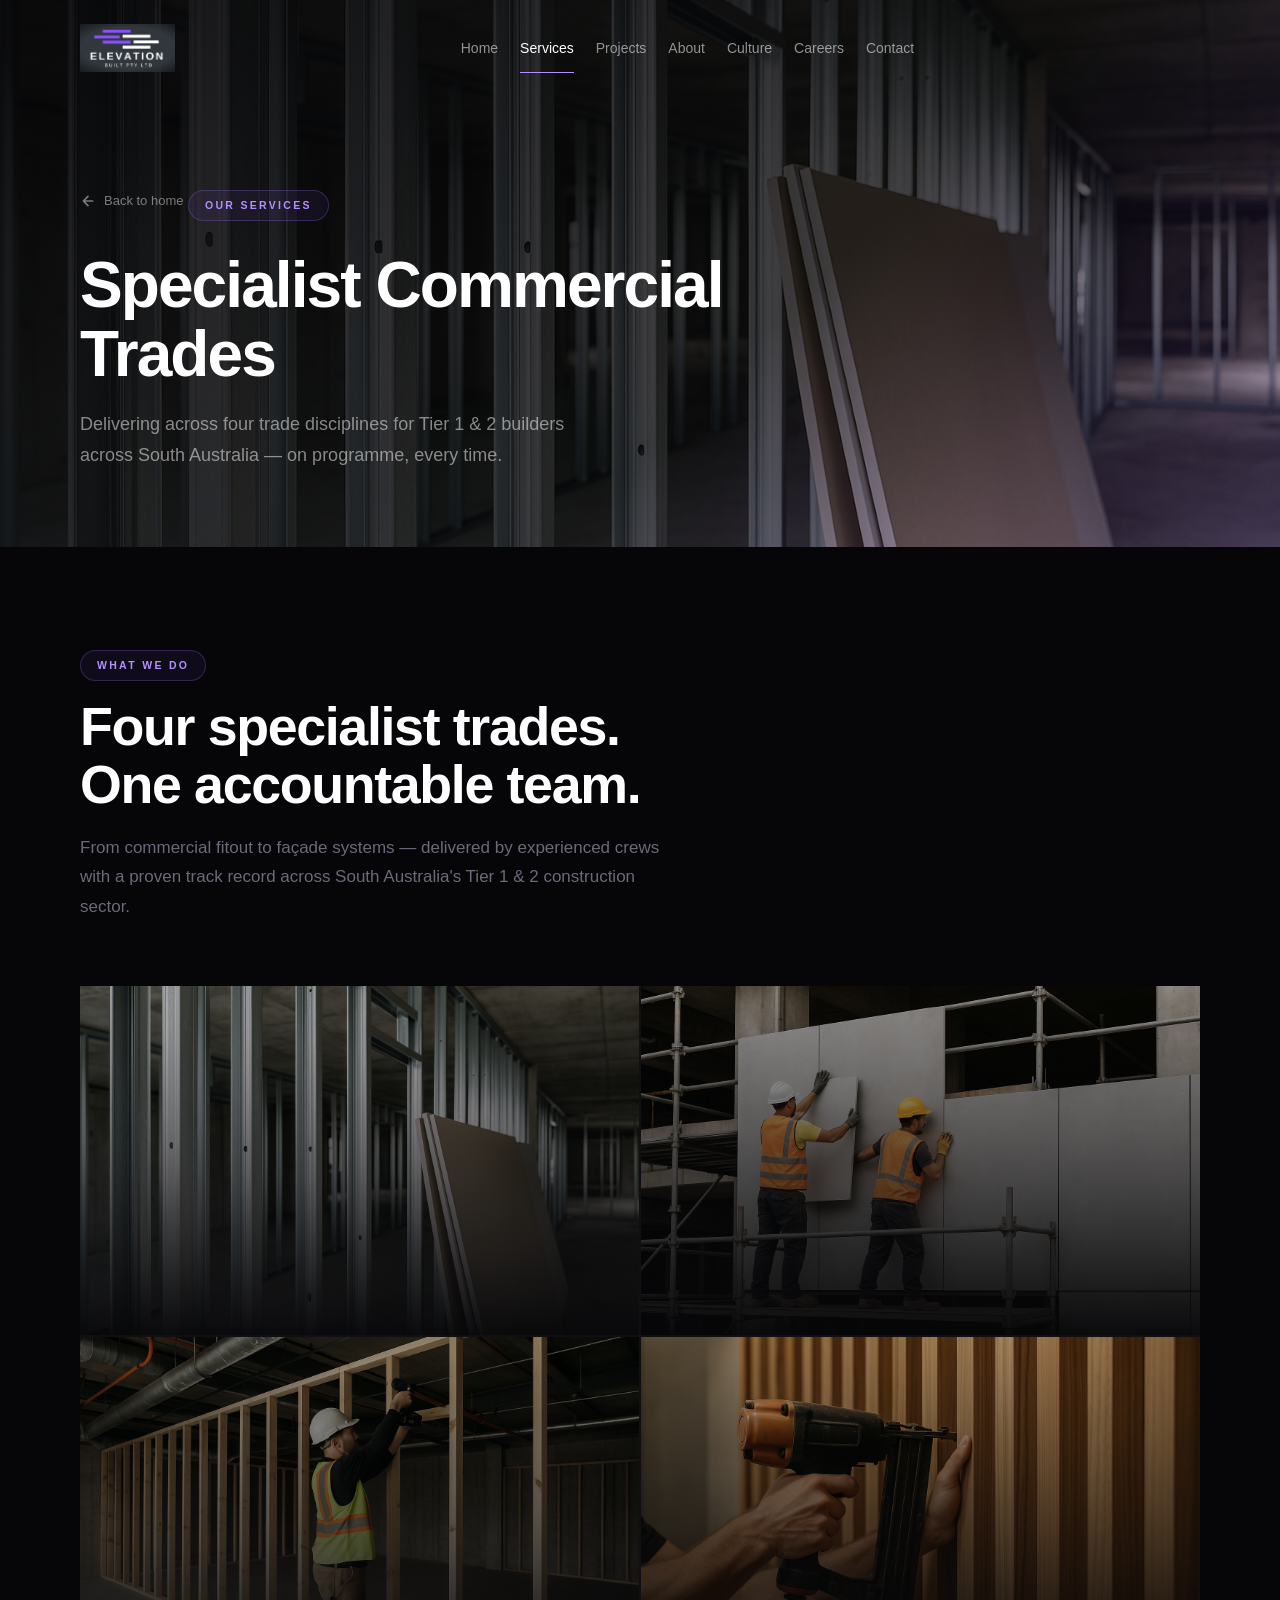
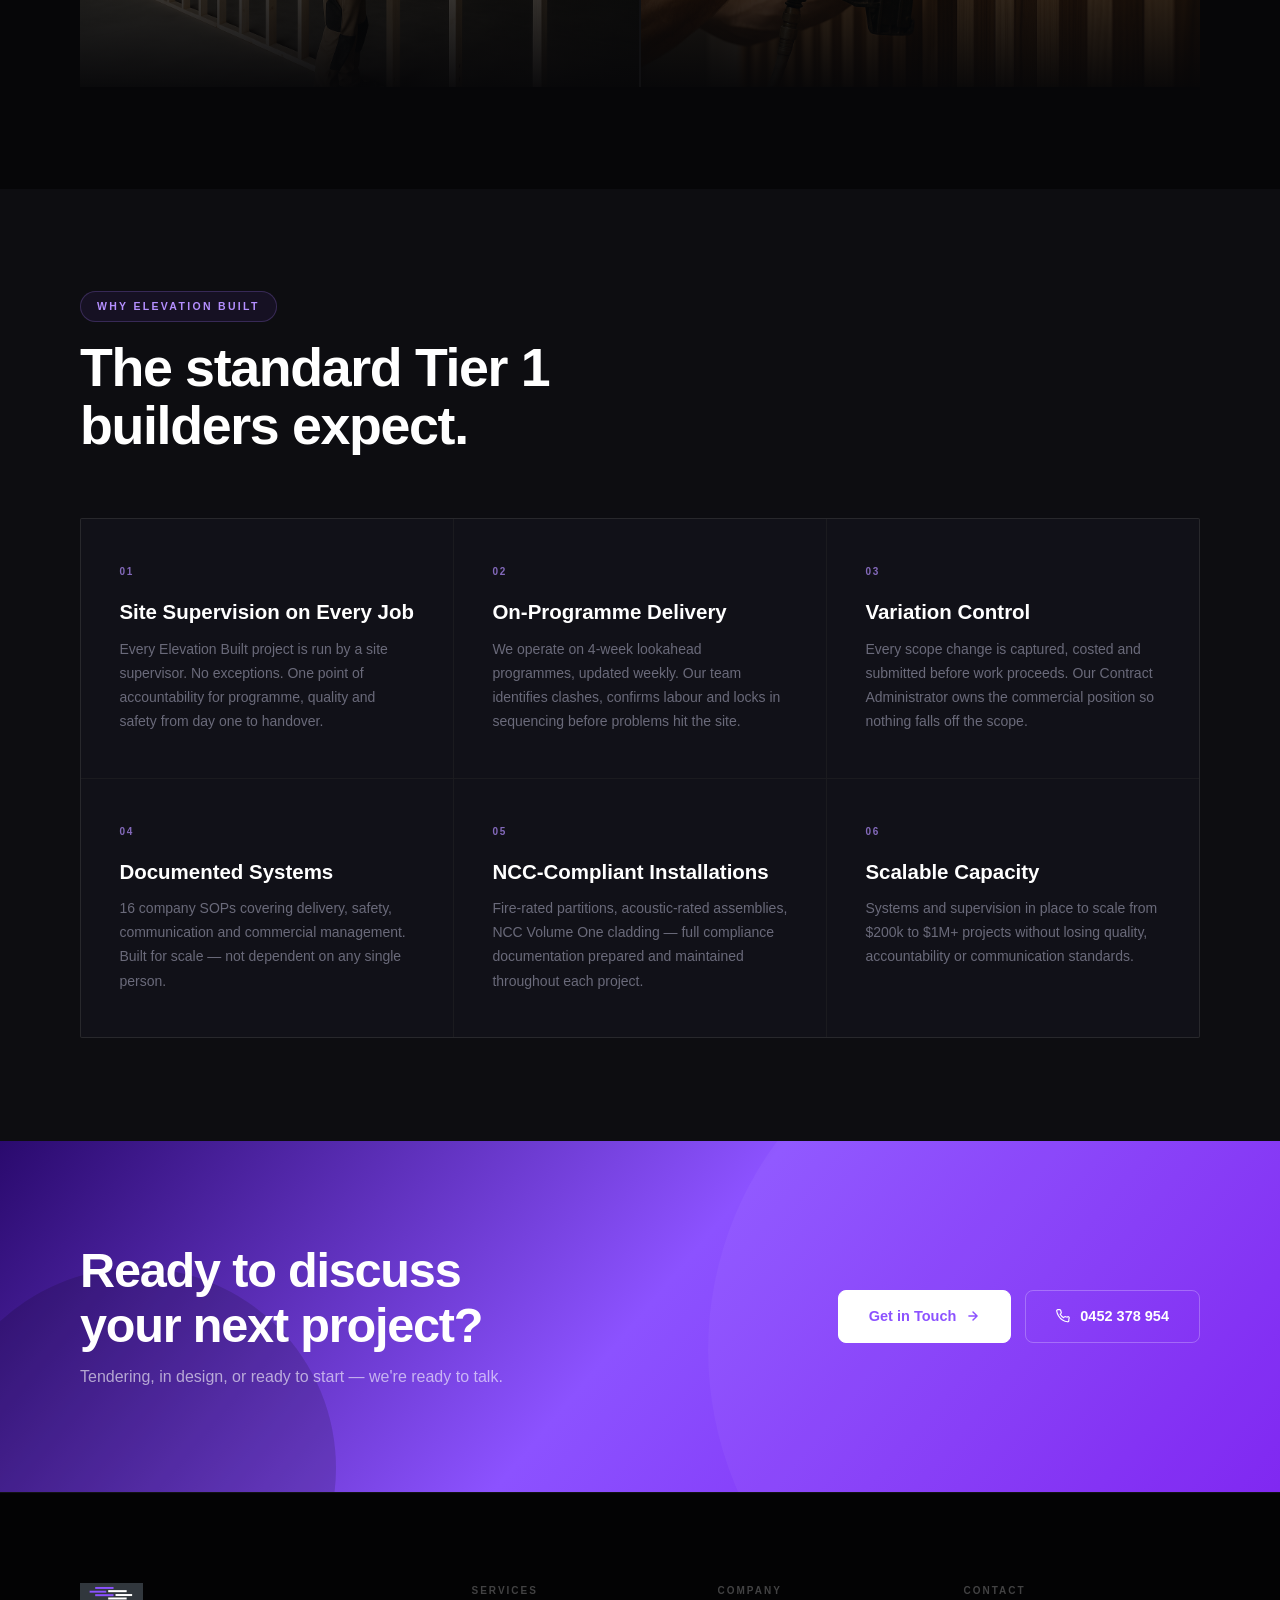
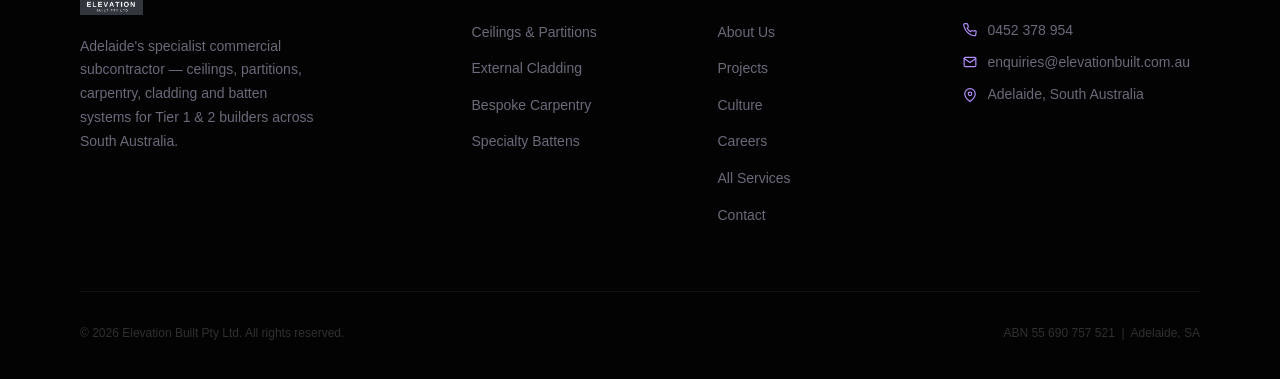
<file: services.html>
<!DOCTYPE html>
<html lang="en">
<head>
  <meta charset="UTF-8" />
  <meta name="viewport" content="width=device-width, initial-scale=1.0" />
  <title>Services | Elevation Built | Specialist Commercial Trades Adelaide</title>
  <meta name="description" content="Elevation Built delivers four specialist trade disciplines — ceilings and partitions, external cladding, bespoke carpentry and specialty battens — for Tier 1 & 2 builders across Adelaide SA." />
  <link rel="canonical" href="https://elevationbuilt.com.au/services.html" />
  <meta property="og:title" content="Services | Elevation Built | Specialist Commercial Trades Adelaide" />
  <meta property="og:description" content="Four specialist trades. One accountable team. Delivering commercial construction for Tier 1 & 2 builders across South Australia." />
  <meta property="og:type" content="website" />
  <link rel="stylesheet" href="css/style.css?v=20260927-2" />
</head>
<body>

<!-- ===== NAV ===== -->
<nav class="nav" id="nav">
  <div class="container">
    <div class="nav-inner">
      <a href="./" class="nav-logo">
        <img src="images/eb-logo.png" alt="Elevation Built" />
      </a>
      <ul class="nav-links">
        <li><a href="./">Home</a></li>
        <li><a href="services.html" class="active">Services</a></li>
        <li><a href="projects.html">Projects</a></li>
        <li><a href="about.html">About</a></li>
        <li><a href="culture.html">Culture</a></li>
        <li><a href="careers.html">Careers</a></li>
        <li><a href="contact.html">Contact</a></li>
      </ul>
      <div class="nav-right">
        <button class="hamburger" id="hamburger" aria-label="Menu">
          <span></span><span></span><span></span>
        </button>
      </div>
    </div>
  </div>
</nav>

<!-- Mobile menu -->
<div class="mobile-menu" id="mobileMenu">
  <a href="./" onclick="closeMobileMenu()">Home</a>
  <a href="services.html" onclick="closeMobileMenu()">Services</a>
  <a href="projects.html" onclick="closeMobileMenu()">Projects</a>
  <a href="about.html" onclick="closeMobileMenu()">About</a>
  <a href="culture.html" onclick="closeMobileMenu()">Culture</a>
  <a href="careers.html" onclick="closeMobileMenu()">Careers</a>
  <a href="contact.html" onclick="closeMobileMenu()">Contact</a>
</div>

<!-- ===== PAGE HERO ===== -->
<section class="page-hero">
  <div class="page-hero-bg" style="background-image: url('images/ceilings-partitions.png')"></div>
  <div class="container">
    <div class="page-hero-content">
    <a href="./" class="back-link" aria-label="Back to Home"><svg viewBox="0 0 24 24" fill="none" stroke-width="2.5" stroke-linecap="round" stroke-linejoin="round"><path d="M19 12H5M12 5l-7 7 7 7"/></svg>Back to home</a>
      <span class="label">Our Services</span>
      <h1>Specialist Commercial Trades</h1>
      <p>Delivering across four trade disciplines for Tier 1 & 2 builders across South Australia — on programme, every time.</p>
    </div>
  </div>
</section>

<!-- ===== SERVICES GRID ===== -->
<section class="section" style="background:var(--bg); padding-top: clamp(80px, 8vw, 120px);">
  <div class="container">
    <div class="section-head reveal">
      <span class="label">What We Do</span>
      <h2 class="section-title">Four specialist trades.<br>One accountable team.</h2>
      <p class="section-sub" style="margin-top:16px;">From commercial fitout to façade systems — delivered by experienced crews with a proven track record across South Australia's Tier 1 & 2 construction sector.</p>
    </div>
  </div>
  <div style="max-width:var(--max-w); margin: 0 auto; padding: 0 var(--pad-h);">
    <div class="services-grid">

      <a href="ceilings-partitions.html" class="service-card reveal reveal-d1">
        <img src="images/ceilings-partitions.png" alt="Ceilings and partitions Adelaide" class="service-card-img" />
        <div class="service-card-overlay">
          <div class="service-tag">01 — Specialist Fitout</div>
          <div class="service-name">Ceilings &amp; Partitions</div>
          <div class="service-blurb">Suspended ceilings, acoustic systems and partition walls for commercial fitout, healthcare, education and retail across Adelaide SA.</div>
          <div class="service-link">
            Learn more
            <svg viewBox="0 0 24 24" fill="none" stroke="currentColor" stroke-width="2.5" stroke-linecap="round" stroke-linejoin="round"><path d="M5 12h14M12 5l7 7-7 7"/></svg>
          </div>
        </div>
      </a>

      <a href="cladding.html" class="service-card reveal reveal-d2">
        <img src="images/cladding.png" alt="CFC external cladding Adelaide" class="service-card-img" />
        <div class="service-card-overlay">
          <div class="service-tag">02 — Façade Systems</div>
          <div class="service-name">External Cladding</div>
          <div class="service-blurb">Fibre cement cladding and architectural façade solutions for commercial buildings across South Australia — NCC-compliant, weathertight installation.</div>
          <div class="service-link">
            Learn more
            <svg viewBox="0 0 24 24" fill="none" stroke="currentColor" stroke-width="2.5" stroke-linecap="round" stroke-linejoin="round"><path d="M5 12h14M12 5l7 7-7 7"/></svg>
          </div>
        </div>
      </a>

      <a href="carpentry.html" class="service-card reveal reveal-d3">
        <img src="images/carpentry.png" alt="Bespoke commercial carpentry Adelaide" class="service-card-img" />
        <div class="service-card-overlay">
          <div class="service-tag">03 — Bespoke Timber</div>
          <div class="service-name">Bespoke Carpentry</div>
          <div class="service-blurb">Architectural timber framing, custom joinery, structural carpentry and precision fit-out for commercial and institutional projects across SA.</div>
          <div class="service-link">
            Learn more
            <svg viewBox="0 0 24 24" fill="none" stroke="currentColor" stroke-width="2.5" stroke-linecap="round" stroke-linejoin="round"><path d="M5 12h14M12 5l7 7-7 7"/></svg>
          </div>
        </div>
      </a>

      <a href="battens.html" class="service-card reveal reveal-d4">
        <img src="images/battens.png" alt="Specialty batten systems Adelaide" class="service-card-img" />
        <div class="service-card-overlay">
          <div class="service-tag">04 — Acoustic &amp; Visual</div>
          <div class="service-name">Specialty Battens</div>
          <div class="service-blurb">Architectural batten wall and ceiling systems — designed and installed to meet acoustic NRC targets for healthcare, education and corporate environments.</div>
          <div class="service-link">
            Learn more
            <svg viewBox="0 0 24 24" fill="none" stroke="currentColor" stroke-width="2.5" stroke-linecap="round" stroke-linejoin="round"><path d="M5 12h14M12 5l7 7-7 7"/></svg>
          </div>
        </div>
      </a>

    </div>
  </div>
</section>

<!-- ===== WHY ===== -->
<section class="section" style="background: var(--surface);">
  <div class="container">
    <div class="section-head reveal">
      <span class="label">Why Elevation Built</span>
      <h2 class="section-title">The standard Tier&nbsp;1<br>builders expect.</h2>
    </div>
    <div class="why-grid">
      <div class="why-item reveal reveal-d1">
        <div class="why-num">01</div>
        <h3>Site Supervision on Every Job</h3>
        <p>Every Elevation Built project is run by a site supervisor. No exceptions. One point of accountability for programme, quality and safety from day one to handover.</p>
      </div>
      <div class="why-item reveal reveal-d2">
        <div class="why-num">02</div>
        <h3>On-Programme Delivery</h3>
        <p>We operate on 4-week lookahead programmes, updated weekly. Our team identifies clashes, confirms labour and locks in sequencing before problems hit the site.</p>
      </div>
      <div class="why-item reveal reveal-d3">
        <div class="why-num">03</div>
        <h3>Variation Control</h3>
        <p>Every scope change is captured, costed and submitted before work proceeds. Our Contract Administrator owns the commercial position so nothing falls off the scope.</p>
      </div>
      <div class="why-item reveal reveal-d4">
        <div class="why-num">04</div>
        <h3>Documented Systems</h3>
        <p>16 company SOPs covering delivery, safety, communication and commercial management. Built for scale — not dependent on any single person.</p>
      </div>
      <div class="why-item reveal reveal-d5">
        <div class="why-num">05</div>
        <h3>NCC-Compliant Installations</h3>
        <p>Fire-rated partitions, acoustic-rated assemblies, NCC Volume One cladding — full compliance documentation prepared and maintained throughout each project.</p>
      </div>
      <div class="why-item reveal">
        <div class="why-num">06</div>
        <h3>Scalable Capacity</h3>
        <p>Systems and supervision in place to scale from $200k to $1M+ projects without losing quality, accountability or communication standards.</p>
      </div>
    </div>
  </div>
</section>

<!-- ===== CTA ===== -->
<section class="cta-section">
  <div class="container">
    <div class="cta-inner">
      <div class="cta-text">
        <h2 class="cta-title">Ready to discuss<br>your next project?</h2>
        <p class="cta-sub">Tendering, in design, or ready to start — we're ready to talk.</p>
      </div>
      <div class="cta-actions">
        <a href="contact.html" class="btn btn-white">
          Get in Touch
          <svg viewBox="0 0 24 24" fill="none" stroke="currentColor" stroke-width="2.5" stroke-linecap="round" stroke-linejoin="round"><path d="M5 12h14M12 5l7 7-7 7"/></svg>
        </a>
        <a href="tel:0452378954" class="btn btn-outline" style="border-color:rgba(255,255,255,0.25); color:#fff;">
          <svg viewBox="0 0 24 24" fill="none" stroke="currentColor" stroke-width="2" stroke-linecap="round" stroke-linejoin="round"><path d="M22 16.92v3a2 2 0 01-2.18 2 19.79 19.79 0 01-8.63-3.07A19.5 19.5 0 014.5 12 19.79 19.79 0 011.23 3.43 2 2 0 013.22 1h3a2 2 0 012 1.72c.127.96.361 1.903.7 2.81a2 2 0 01-.45 2.11L7.09 8.91a16 16 0 006 6l1.27-1.27a2 2 0 012.11-.45c.907.339 1.85.573 2.81.7A2 2 0 0122 16.92z"/></svg>
          0452 378 954
        </a>
      </div>
    </div>
  </div>
</section>

<!-- ===== FOOTER ===== -->
<footer class="footer">
  <div class="container">
    <div class="footer-grid">
      <div class="footer-brand">
        <img src="images/eb-logo.png" alt="Elevation Built" class="footer-logo" />
        <p class="footer-tagline">Adelaide's specialist commercial subcontractor — ceilings, partitions, carpentry, cladding and batten systems for Tier 1 & 2 builders across South Australia.</p>
      </div>
      <div class="footer-col">
        <h5>Services</h5>
        <ul>
          <li><a href="ceilings-partitions.html">Ceilings &amp; Partitions</a></li>
          <li><a href="cladding.html">External Cladding</a></li>
          <li><a href="carpentry.html">Bespoke Carpentry</a></li>
          <li><a href="battens.html">Specialty Battens</a></li>
        </ul>
      </div>
      <div class="footer-col">
        <h5>Company</h5>
        <ul>
          <li><a href="about.html">About Us</a></li>
          <li><a href="projects.html">Projects</a></li>
          <li><a href="culture.html">Culture</a></li>
          <li><a href="careers.html">Careers</a></li>
          <li><a href="services.html">All Services</a></li>
          <li><a href="contact.html">Contact</a></li>
        </ul>
      </div>
      <div class="footer-col">
        <h5>Contact</h5>
        <div class="footer-contact-line">
          <svg viewBox="0 0 24 24" fill="none" stroke-width="2" stroke-linecap="round" stroke-linejoin="round"><path d="M22 16.92v3a2 2 0 01-2.18 2 19.79 19.79 0 01-8.63-3.07A19.5 19.5 0 014.5 12 19.79 19.79 0 011.23 3.43 2 2 0 013.22 1h3a2 2 0 012 1.72c.127.96.361 1.903.7 2.81a2 2 0 01-.45 2.11L7.09 8.91a16 16 0 006 6l1.27-1.27a2 2 0 012.11-.45c.907.339 1.85.573 2.81.7A2 2 0 0122 16.92z"/></svg>
          <a href="tel:0452378954">0452 378 954</a>
        </div>
        <div class="footer-contact-line">
          <svg viewBox="0 0 24 24" fill="none" stroke-width="2" stroke-linecap="round" stroke-linejoin="round"><path d="M4 4h16c1.1 0 2 .9 2 2v12c0 1.1-.9 2-2 2H4c-1.1 0-2-.9-2-2V6c0-1.1.9-2 2-2z"/><polyline points="22,6 12,13 2,6"/></svg>
          <a href="mailto:enquiries@elevationbuilt.com.au">enquiries@elevationbuilt.com.au</a>
        </div>
        <div class="footer-contact-line">
          <svg viewBox="0 0 24 24" fill="none" stroke-width="2" stroke-linecap="round" stroke-linejoin="round"><path d="M21 10c0 7-9 13-9 13s-9-6-9-13a9 9 0 0118 0z"/><circle cx="12" cy="10" r="3"/></svg>
          <p>Adelaide, South Australia</p>
        </div>
      </div>
    </div>
    <div class="footer-bottom">
      <p class="footer-copy">© 2026 Elevation Built Pty Ltd. All rights reserved.</p>
      <span class="footer-abn">ABN 55 690 757 521 &nbsp;|&nbsp; Adelaide, SA</span>
    </div>
  </div>
</footer>

<script>
const nav = document.getElementById('nav');
window.addEventListener('scroll', () => {
  nav.classList.toggle('scrolled', window.scrollY > 40);
}, { passive: true });

const hamburger = document.getElementById('hamburger');
const mobileMenu = document.getElementById('mobileMenu');
let menuOpen = false;
hamburger.addEventListener('click', () => {
  menuOpen = !menuOpen;
  mobileMenu.classList.toggle('open', menuOpen);
  document.body.style.overflow = menuOpen ? 'hidden' : '';
});
function closeMobileMenu() {
  menuOpen = false;
  mobileMenu.classList.remove('open');
  document.body.style.overflow = '';
}

const reveals = document.querySelectorAll('.reveal');
const revealObserver = new IntersectionObserver((entries) => {
  entries.forEach(e => {
    if (e.isIntersecting) {
      e.target.classList.add('visible');
      revealObserver.unobserve(e.target);
    }
  });
}, { threshold: 0.1, rootMargin: '0px 0px -40px 0px' });
reveals.forEach(el => revealObserver.observe(el));
</script>
</body>
</html>
</file>
<file: css/style.css>
/* =============================================
   ELEVATION BUILT — PREMIUM DESIGN SYSTEM
   ============================================= */

/* DS Part 1 — Typography: Helvetica Neue, no Google Fonts */
/* DS Part 1 — Colours: corrected primary purple #8C52FF */
/* DS Part 1 — Spacing: strict 8pt scale */
/* DS Part 2 — Components: BTN-001, BADGE-001, ALT-001 status classes */
/* DS Part 1 — Accessibility: WCAG 2.1 AA, 44×44px touch targets */

*, *::before, *::after { box-sizing: border-box; margin: 0; padding: 0; }

:root {
  /* Surfaces */
  --bg:            #060608;
  --surface:       #0d0d11;
  --card:          #111118;
  --card-hover:    #16161f;

  /* Primary purple — DS Part 1 §2.1 corrected token */
  --purple:        #8C52FF;
  --purple-mid:    #7a3df0;
  --purple-light:  #b48fff;
  --purple-glow:   rgba(140, 82, 255, 0.30);
  --purple-subtle: rgba(140, 82, 255, 0.08);

  /* Status colours — DS Part 1 §2.1 — never use as sole signal */
  --success:       #22C55E;
  --success-tint:  rgba(34, 197, 94, 0.10);
  --warning:       #F59E0B;
  --warning-tint:  rgba(245, 158, 11, 0.10);
  --critical:      #EF4444;
  --critical-tint: rgba(239, 68, 68, 0.10);
  --info:          #3B82F6;
  --info-tint:     rgba(59, 130, 246, 0.10);

  /* Neutrals */
  --white:         #ffffff;
  --off-white:     #ededf2;
  --grey-light:    #b8b8c8;
  --grey:          #6a6a7a;
  --border:        rgba(255, 255, 255, 0.06);
  --border-purple: rgba(140, 82, 255, 0.35);

  /* Typography — DS Part 1 §3: Helvetica Neue, no Google Fonts */
  --font-title:    'Helvetica Neue', Helvetica, Arial, sans-serif;
  --font-head:     'Helvetica Neue', Helvetica, Arial, sans-serif;
  --font-body:     'Helvetica Neue', Helvetica, Arial, sans-serif;

  /* Layout */
  --max-w:         1240px;
  --pad-h:         clamp(20px, 5vw, 60px);
  --section-py:    clamp(80px, 8vw, 140px);

  /* 8pt spacing scale — DS Part 1 §4 */
  --sp-1:  4px;
  --sp-2:  8px;
  --sp-3:  16px;
  --sp-4:  24px;
  --sp-5:  32px;
  --sp-6:  40px;
  --sp-7:  48px;
  --sp-8:  56px;
  --sp-9:  64px;
  --sp-10: 80px;
  --sp-11: 96px;
  --sp-12: 120px;
  --sp-13: 160px;
}

html { font-size: 16px; scroll-behavior: smooth; }

/* DS Part 1 §7.1 — Focus ring: 2px #8C52FF, 2px offset, keyboard only */
:focus-visible {
  outline: 2px solid var(--purple);
  outline-offset: 2px;
  border-radius: 4px;
}
:focus:not(:focus-visible) { outline: none; }

body {
  background: var(--bg);
  color: var(--off-white);
  font-family: var(--font-body);
  line-height: 1.6;
  overflow-x: hidden;
  -webkit-font-smoothing: antialiased;
  -moz-osx-font-smoothing: grayscale;
}

/* Explicit title typography — prevents titles inheriting legacy display fonts. */
h1, h2, h3, h4, h5, h6,
.hero-title,
.section-title,
.page-hero-content h1,
.service-name,
.cta-title,
.stat-big,
.about-stat-num {
  font-family: var(--font-title);
}

a { color: inherit; text-decoration: none; }
img { max-width: 100%; display: block; }
ul { list-style: none; }

/* ============ LAYOUT ============ */
.container { max-width: var(--max-w); margin: 0 auto; padding: 0 var(--pad-h); }
.section { padding: var(--section-py) 0; }

/* ============ TYPOGRAPHY ============ */
.label {
  display: inline-block;
  font-family: var(--font-head);
  font-size: 10.5px;
  font-weight: 600;
  letter-spacing: 0.22em;
  text-transform: uppercase;
  color: var(--purple-light);
  border: 1px solid rgba(155, 111, 240, 0.25);
  border-radius: 100px;
  padding: 6px 16px;
  background: var(--purple-subtle);
}

.section-title {
  font-family: var(--font-head);
  font-size: clamp(36px, 4.2vw, 60px);
  font-weight: 700;
  line-height: 1.08;
  letter-spacing: -0.025em;
  color: var(--white);
}

.section-sub {
  font-size: clamp(15px, 1.4vw, 17px);
  color: var(--grey);
  line-height: 1.75;
  max-width: 580px;
}

.section-head { margin-bottom: clamp(48px, 5vw, 80px); }
.section-head .section-title { margin: 16px 0 20px; }

/* ============ BUTTONS ============ */
/* BTN-001 — DS Part 2 §A — min 44×44px touch target, sentence case labels */
.btn {
  display: inline-flex; align-items: center; gap: 10px;
  padding: 14px 30px;
  min-height: 44px;
  min-width: 44px;
  border-radius: 8px;
  font-family: var(--font-head);
  font-size: 14.5px; font-weight: 600;
  cursor: pointer;
  border: 1px solid transparent;
  transition: all 0.22s ease;
  white-space: nowrap;
  text-transform: none; /* Sentence case — DS Part 1 §3.2 */
}
/* BTN-001-primary — one per screen/section */
.btn-primary, [data-component="BTN-001-primary"] {
  background: var(--purple);
  color: #fff;
  border-color: var(--purple);
}
.btn-primary:hover, [data-component="BTN-001-primary"]:hover {
  background: var(--purple-mid);
  border-color: var(--purple-mid);
  transform: translateY(-2px);
  box-shadow: 0 14px 40px var(--purple-glow);
}
/* BTN-001-secondary */
[data-component="BTN-001-secondary"] {
  background: var(--white);
  color: #1A1A2E;
  border-color: #1A1A2E;
}
[data-component="BTN-001-secondary"]:hover {
  background: var(--off-white);
}
.btn-outline {
  background: transparent;
  color: var(--white);
  border-color: rgba(255,255,255,0.2);
}
.btn-outline:hover {
  background: rgba(255,255,255,0.05);
  border-color: rgba(255,255,255,0.4);
}
/* BTN-001-ghost / tertiary */
.btn-ghost, [data-component="BTN-001-ghost"] {
  background: transparent;
  color: var(--purple-light);
  border-color: transparent;
}
.btn-ghost:hover, [data-component="BTN-001-ghost"]:hover {
  color: var(--white);
  background: var(--purple-subtle);
}
.btn-white {
  background: #fff;
  color: var(--purple);
  border-color: #fff;
}
.btn-white:hover {
  background: var(--off-white);
  transform: translateY(-2px);
  box-shadow: 0 16px 48px rgba(0,0,0,0.35);
}

/* BTN-001-destructive */
[data-component="BTN-001-destructive"] {
  background: var(--critical);
  color: #fff;
  border-color: var(--critical);
}
[data-component="BTN-001-destructive"]:hover {
  background: #dc2626;
  border-color: #dc2626;
}
.btn svg { width: 14px; height: 14px; flex-shrink: 0; }

/* ============ SCROLL REVEAL ============ */
.reveal {
  opacity: 0;
  transform: translateY(32px);
  transition: opacity 0.72s cubic-bezier(0.22, 1, 0.36, 1),
              transform 0.72s cubic-bezier(0.22, 1, 0.36, 1);
}
.reveal.visible { opacity: 1; transform: translateY(0); }
.reveal-d1 { transition-delay: 0.1s; }
.reveal-d2 { transition-delay: 0.2s; }
.reveal-d3 { transition-delay: 0.3s; }
.reveal-d4 { transition-delay: 0.4s; }
.reveal-d5 { transition-delay: 0.5s; }

/* ============ NAVBAR ============ */
.nav {
  position: fixed; top: 0; left: 0; right: 0; z-index: 200;
  padding: 24px 0;
  border-bottom: 1px solid transparent;
  transition: padding 0.3s ease, background 0.3s ease, border-color 0.3s ease;
}
.nav.scrolled {
  padding: 14px 0;
  background: rgba(6, 6, 8, 0.88);
  backdrop-filter: blur(24px) saturate(1.4);
  -webkit-backdrop-filter: blur(24px) saturate(1.4);
  border-color: var(--border);
}
.nav-inner { display: flex; align-items: center; justify-content: space-between; gap: 32px; }
.nav-logo img {
  height: 48px;
  width: auto;
  /* Soft fade on all edges — dissolves the rectangle */
  -webkit-mask-image: radial-gradient(ellipse 90% 80% at 50% 50%, black 55%, transparent 100%);
  mask-image: radial-gradient(ellipse 90% 80% at 50% 50%, black 55%, transparent 100%);
  transition: opacity 0.2s;
}
.nav-logo img:hover { opacity: 0.85; }
.nav-links {
  display: flex; align-items: center; gap: 22px;
}
/* DS Part 1 §7.2 — nav links min touch height */
.nav-links a {
  font-family: var(--font-head);
  font-size: 14px; font-weight: 500;
  color: rgba(255,255,255,0.55);
  transition: color 0.2s;
  position: relative;
  min-height: 44px;
  display: inline-flex;
  align-items: center;
}
.nav-links a::after {
  content: '';
  position: absolute; bottom: -3px; left: 0; right: 0;
  height: 1px;
  background: var(--purple-light);
  transform: scaleX(0);
  transition: transform 0.2s;
}
.nav-links a:hover { color: var(--white); }
.nav-links a:hover::after,
.nav-links a.active::after { transform: scaleX(1); }
.nav-links a.active { color: var(--white); }
.nav-right { display: flex; align-items: center; gap: 16px; }

/* DS Part 1 §7.2 — 44×44px min touch target */
.hamburger { display: none; background: none; border: none; cursor: pointer; padding: 6px; flex-direction: column; gap: 5px; min-width: 44px; min-height: 44px; align-items: center; justify-content: center; }
.hamburger span { display: block; width: 22px; height: 1.5px; background: var(--white); border-radius: 2px; transition: all 0.3s; }

/* Mobile menu */
.mobile-menu {
  display: none;
  position: fixed; top: 0; left: 0; right: 0; bottom: 0; z-index: 150;
  background: var(--bg);
  padding: 100px var(--pad-h) 40px;
  flex-direction: column; gap: 32px;
}
.mobile-menu.open { display: flex; }
.mobile-menu a {
  font-family: var(--font-head);
  font-size: clamp(28px, 6vw, 48px);
  font-weight: 700;
  color: var(--white);
  border-bottom: 1px solid var(--border);
  padding-bottom: 24px;
  transition: color 0.2s;
}
.mobile-menu a:hover { color: var(--purple-light); }

/* ============ HERO ============ */
.hero {
  position: relative;
  min-height: 100svh;
  display: flex; align-items: center;
  overflow: hidden;
}
.hero-bg {
  position: absolute; inset: 0;
  background-image: url('../images/site-open-hall.jpg');
  background-size: cover;
  background-position: center 30%;
  z-index: 0;
}
.hero-bg::after {
  content: '';
  position: absolute; inset: 0;
  background: linear-gradient(
    125deg,
    rgba(6,6,8,0.95) 0%,
    rgba(6,6,8,0.80) 45%,
    rgba(40,10,90,0.50) 80%,
    rgba(91,31,184,0.25) 100%
  );
}

/* Animated grain overlay */
.hero-bg::before {
  content: '';
  position: absolute; inset: 0; z-index: 1;
  background-image: url("data:image/svg+xml,%3Csvg viewBox='0 0 256 256' xmlns='http://www.w3.org/2000/svg'%3E%3Cfilter id='noise'%3E%3CfeTurbulence type='fractalNoise' baseFrequency='0.85' numOctaves='4' stitchTiles='stitch'/%3E%3C/filter%3E%3Crect width='100%25' height='100%25' filter='url(%23noise)' opacity='0.03'/%3E%3C/svg%3E");
  opacity: 0.4;
  pointer-events: none;
}

.hero-content {
  position: relative; z-index: 1;
  padding: clamp(120px, 14vw, 180px) 0 clamp(80px, 8vw, 120px);
}
.hero-eyebrow { margin-bottom: 32px; }

.hero-title {
  font-family: var(--font-head);
  font-size: clamp(52px, 7.5vw, 110px);
  font-weight: 700;
  line-height: 0.98;
  letter-spacing: -0.035em;
  color: var(--white);
  margin-bottom: 28px;
}
.hero-title em {
  font-style: normal;
  background: linear-gradient(135deg, var(--purple-light) 0%, #c4a0ff 100%);
  -webkit-background-clip: text;
  -webkit-text-fill-color: transparent;
  background-clip: text;
}

.hero-sub {
  font-size: clamp(16px, 1.6vw, 19px);
  color: rgba(255,255,255,0.55);
  line-height: 1.7;
  max-width: 520px;
  margin-bottom: 44px;
}
.hero-actions { display: flex; align-items: center; gap: 14px; flex-wrap: wrap; margin-bottom: 72px; }

.hero-stats { display: flex; align-items: center; gap: 0; flex-wrap: wrap; }
.hero-stat { padding: 0 36px; border-right: 1px solid rgba(255,255,255,0.1); }
.hero-stat:first-child { padding-left: 0; }
.hero-stat:last-child { border-right: none; }
.hs-num {
  font-family: var(--font-head);
  font-size: 26px; font-weight: 700;
  color: var(--white);
  line-height: 1;
  margin-bottom: 4px;
}
.hs-lbl {
  font-size: 11px;
  letter-spacing: 0.08em;
  text-transform: uppercase;
  color: var(--grey);
}

.scroll-indicator {
  position: absolute; bottom: 40px; left: 50%; transform: translateX(-50%);
  display: flex; flex-direction: column; align-items: center; gap: 10px;
  z-index: 1; cursor: pointer;
}
.scroll-indicator span {
  font-family: var(--font-head);
  font-size: 9px; letter-spacing: 0.2em; text-transform: uppercase;
  color: rgba(255,255,255,0.25);
}
.scroll-line {
  width: 1px; height: 52px;
  background: linear-gradient(to bottom, rgba(155,111,240,0.8), transparent);
  animation: scrollPulse 2.2s ease-in-out infinite;
}
@keyframes scrollPulse {
  0%, 100% { opacity: 0.3; transform: scaleY(0.8); }
  50% { opacity: 1; transform: scaleY(1); }
}

/* ============ TRUST BAR ============ */
.trust-bar {
  background: var(--surface);
  border-top: 1px solid var(--border);
  border-bottom: 1px solid var(--border);
  padding: 0;
  overflow: hidden;
  position: relative;
}
.trust-bar::before,
.trust-bar::after {
  content: '';
  position: absolute; top: 0; bottom: 0; width: 120px; z-index: 1;
  pointer-events: none;
}
.trust-bar::before { left: 0; background: linear-gradient(to right, var(--surface), transparent); }
.trust-bar::after  { right: 0; background: linear-gradient(to left, var(--surface), transparent); }
.trust-label {
  position: absolute; left: var(--pad-h); top: 50%; transform: translateY(-50%);
  font-family: var(--font-head);
  font-size: 9.5px; font-weight: 600;
  letter-spacing: 0.2em; text-transform: uppercase;
  color: rgba(255,255,255,0.2);
  z-index: 2; white-space: nowrap;
}
.trust-track {
  display: flex;
  animation: marquee 28s linear infinite;
  width: max-content;
}
.trust-item {
  display: inline-flex; align-items: center; gap: 14px;
  padding: 20px 40px;
  font-family: var(--font-head);
  font-size: 12px; font-weight: 500;
  letter-spacing: 0.12em; text-transform: uppercase;
  color: rgba(255,255,255,0.28);
  white-space: nowrap;
  transition: color 0.2s;
}
.trust-item::before {
  content: '';
  display: inline-block; width: 3px; height: 3px;
  border-radius: 50%; background: var(--purple-light);
  opacity: 0.5;
  flex-shrink: 0;
}
@keyframes marquee {
  from { transform: translateX(0); }
  to   { transform: translateX(-50%); }
}

/* ============ SERVICES ============ */
.services-grid {
  display: grid;
  grid-template-columns: repeat(2, 1fr);
  gap: 2px;
  background: rgba(255,255,255,0.04);
}

.service-card {
  position: relative; overflow: hidden;
  background: var(--card);
  aspect-ratio: 16/10;
  display: block;
}
.service-card-img {
  width: 100%; height: 100%;
  object-fit: cover;
  transition: transform 0.7s cubic-bezier(0.22, 1, 0.36, 1);
  filter: brightness(0.75) saturate(0.8);
}
.service-card:hover .service-card-img {
  transform: scale(1.06);
  filter: brightness(0.65) saturate(0.7);
}
.service-card-overlay {
  position: absolute; inset: 0;
  background: linear-gradient(
    to top,
    rgba(6,6,8,0.96) 0%,
    rgba(6,6,8,0.5) 45%,
    transparent 100%
  );
  display: flex; flex-direction: column; justify-content: flex-end;
  padding: clamp(24px, 3vw, 44px);
  transition: background 0.4s ease;
}
.service-card:hover .service-card-overlay {
  background: linear-gradient(
    to top,
    rgba(6,6,8,0.97) 0%,
    rgba(6,6,8,0.6) 40%,
    rgba(91,31,184,0.18) 100%
  );
}
.service-tag {
  font-family: var(--font-head);
  font-size: 9.5px; font-weight: 600;
  letter-spacing: 0.2em; text-transform: uppercase;
  color: var(--purple-light);
  margin-bottom: 10px;
  opacity: 0.8;
}
.service-name {
  font-family: var(--font-head);
  font-size: clamp(22px, 2.4vw, 32px);
  font-weight: 700; line-height: 1.1;
  color: var(--white);
  margin-bottom: 10px;
}
.service-blurb {
  font-size: 13.5px;
  color: rgba(255,255,255,0.45);
  line-height: 1.6;
  max-width: 380px;
  margin-bottom: 20px;
  transition: color 0.3s;
}
.service-card:hover .service-blurb { color: rgba(255,255,255,0.6); }
.service-link {
  display: inline-flex; align-items: center; gap: 8px;
  font-family: var(--font-head); font-size: 13px; font-weight: 600;
  color: var(--purple-light);
  opacity: 0;
  transform: translateY(10px);
  transition: opacity 0.3s ease, transform 0.3s ease;
}
.service-card:hover .service-link { opacity: 1; transform: translateY(0); }

/* Purple accent bar on hover */
.service-card::before {
  content: '';
  position: absolute; top: 0; left: 0; right: 0; height: 2px;
  background: var(--purple);
  transform: scaleX(0);
  transition: transform 0.4s ease;
  z-index: 2;
}
.service-card:hover::before { transform: scaleX(1); }

/* ============ WHY SECTION ============ */
.why-grid {
  display: grid;
  grid-template-columns: repeat(3, 1fr);
  gap: 1px;
  background: var(--border);
  border: 1px solid var(--border);
  border-radius: 2px;
  overflow: hidden;
}
.why-item {
  background: var(--card);
  padding: clamp(32px, 3.5vw, 52px) clamp(24px, 3vw, 40px);
  transition: background 0.3s;
  position: relative;
}
.why-item:hover { background: var(--card-hover); }
.why-item::after {
  content: '';
  position: absolute; bottom: 0; left: 0; right: 0; height: 1px;
  background: linear-gradient(to right, var(--purple), transparent);
  transform: scaleX(0);
  transition: transform 0.4s ease;
  transform-origin: left;
}
.why-item:hover::after { transform: scaleX(1); }
.why-num {
  font-family: var(--font-head);
  font-size: 10px; font-weight: 600;
  letter-spacing: 0.18em; text-transform: uppercase;
  color: var(--purple-light);
  margin-bottom: 20px;
  opacity: 0.7;
}
.why-item h3 {
  font-family: var(--font-head);
  font-size: clamp(17px, 1.6vw, 21px);
  font-weight: 700; line-height: 1.2;
  color: var(--white);
  margin-bottom: 12px;
}
.why-item p { font-size: 14px; color: var(--grey); line-height: 1.72; }

/* ============ STATS ============ */
.stats-strip {
  background: var(--surface);
  border-top: 1px solid var(--border);
  border-bottom: 1px solid var(--border);
}
.stats-grid {
  display: grid;
  grid-template-columns: repeat(4, 1fr);
}
.stat-cell {
  padding: clamp(44px, 5vw, 72px) clamp(24px, 3vw, 40px);
  border-right: 1px solid var(--border);
  text-align: center;
  transition: background 0.25s;
}
.stat-cell:last-child { border-right: none; }
.stat-cell:hover { background: rgba(91,31,184,0.05); }
.stat-big {
  font-family: var(--font-head);
  font-size: clamp(40px, 4.5vw, 70px);
  font-weight: 700; line-height: 1;
  color: var(--white);
  margin-bottom: 10px;
  letter-spacing: -0.02em;
}
.stat-big em { font-style: normal; color: var(--purple-light); }
.stat-lbl {
  font-family: var(--font-head);
  font-size: 11px; font-weight: 500;
  letter-spacing: 0.12em; text-transform: uppercase;
  color: var(--grey);
}

/* ============ INTRO SPLIT ============ */
.split-section { padding: var(--section-py) 0; }
.split-inner {
  display: grid;
  grid-template-columns: 1fr 1fr;
  gap: clamp(48px, 6vw, 100px);
  align-items: center;
}
.split-img {
  position: relative; border-radius: 4px; overflow: hidden;
  aspect-ratio: 4/3;
}
.split-img img { width: 100%; height: 100%; object-fit: cover; filter: brightness(0.85); }
.split-img::before {
  content: '';
  position: absolute; inset: 0; z-index: 1;
  background: linear-gradient(135deg, rgba(91,31,184,0.15), transparent 60%);
}
.split-img-border {
  position: absolute; inset: 0; z-index: 2;
  border-radius: 4px;
  box-shadow: inset 0 0 0 1px rgba(155,111,240,0.15);
  pointer-events: none;
}
.split-content {}
.split-content .label { margin-bottom: 24px; }
.split-content .section-title { margin-bottom: 24px; }
.split-content .section-sub { margin-bottom: 36px; }
.split-points { display: flex; flex-direction: column; gap: 16px; }
.split-point {
  display: flex; align-items: flex-start; gap: 14px;
  padding: 18px 20px;
  background: var(--card);
  border-radius: 8px;
  border: 1px solid var(--border);
  transition: border-color 0.25s, background 0.25s;
}
.split-point:hover { border-color: var(--border-purple); background: var(--card-hover); }
.split-point-icon {
  width: 32px; height: 32px; border-radius: 8px;
  background: var(--purple-subtle);
  display: flex; align-items: center; justify-content: center;
  flex-shrink: 0;
}
.split-point-icon svg { width: 16px; height: 16px; stroke: var(--purple-light); }
.split-point h4 { font-family: var(--font-head); font-size: 14px; font-weight: 600; color: var(--white); margin-bottom: 3px; }
.split-point p { font-size: 13px; color: var(--grey); line-height: 1.6; }

/* ============ CTA BANNER ============ */
.cta-section {
  position: relative; overflow: hidden;
  background: linear-gradient(130deg, #2a0a6e 0%, var(--purple) 50%, #7b1ff0 100%);
  padding: var(--section-py) 0;
}
.cta-section::before {
  content: '';
  position: absolute;
  top: -40%; right: -10%;
  width: 700px; height: 700px;
  border-radius: 50%;
  background: rgba(255,255,255,0.04);
  pointer-events: none;
}
.cta-section::after {
  content: '';
  position: absolute;
  bottom: -50%; left: -5%;
  width: 400px; height: 400px;
  border-radius: 50%;
  background: rgba(0,0,0,0.15);
  pointer-events: none;
}
.cta-inner {
  position: relative; z-index: 1;
  display: flex; align-items: center; justify-content: space-between;
  gap: 40px; flex-wrap: wrap;
}
.cta-text {}
.cta-title {
  font-family: var(--font-head);
  font-size: clamp(28px, 3.8vw, 54px);
  font-weight: 700; line-height: 1.12;
  color: #fff;
  letter-spacing: -0.025em;
  margin-bottom: 12px;
}
.cta-sub { font-size: 16px; color: rgba(255,255,255,0.6); }
.cta-actions { display: flex; gap: 14px; flex-wrap: wrap; }

/* ============ FOOTER ============ */
.footer {
  background: #030304;
  border-top: 1px solid var(--border);
  padding: clamp(60px, 7vw, 100px) 0 36px;
}
.footer-grid {
  display: grid;
  grid-template-columns: 1.8fr 1fr 1fr 1.3fr;
  gap: clamp(40px, 5vw, 80px);
  padding-bottom: clamp(48px, 5vw, 72px);
  border-bottom: 1px solid var(--border);
  margin-bottom: 32px;
}
.footer-brand {}
.footer-logo { height: 32px; margin-bottom: 20px; }
.footer-tagline { font-size: 14px; color: var(--grey); line-height: 1.7; max-width: 240px; margin-bottom: 28px; }
.footer-col h5 {
  font-family: var(--font-head);
  font-size: 10px; font-weight: 600;
  letter-spacing: 0.2em; text-transform: uppercase;
  color: rgba(255,255,255,0.25);
  margin-bottom: 20px;
}
.footer-col ul { display: flex; flex-direction: column; gap: 11px; }
.footer-col a { font-size: 14px; color: var(--grey); transition: color 0.2s; }
.footer-col a:hover { color: var(--white); }
.footer-contact-line { display: flex; align-items: center; gap: 10px; font-size: 14px; color: var(--grey); margin-bottom: 10px; }
.footer-contact-line svg { width: 14px; height: 14px; stroke: var(--purple-light); flex-shrink: 0; }
.footer-contact-line a { color: var(--grey); transition: color 0.2s; }
.footer-contact-line a:hover { color: var(--white); }

.footer-bottom {
  display: flex; align-items: center; justify-content: space-between;
  flex-wrap: wrap; gap: 12px;
}
.footer-copy { font-size: 12px; color: rgba(255,255,255,0.18); }
.footer-abn { font-size: 12px; color: rgba(255,255,255,0.18); }

/* ============ BACK LINK ============ */
.back-link {
  display: inline-flex;
  align-items: center;
  gap: 8px;
  font-family: var(--font-head);
  font-size: 13px;
  font-weight: 500;
  color: rgba(255,255,255,0.45);
  text-decoration: none;
  margin-bottom: 28px;
  transition: color 0.2s, gap 0.2s;
  min-height: 44px;
}
.back-link svg {
  width: 16px; height: 16px;
  stroke: currentColor;
  transition: transform 0.2s;
  flex-shrink: 0;
}
.back-link:hover {
  color: var(--purple-light);
  gap: 12px;
}
.back-link:hover svg {
  transform: translateX(-4px);
}

/* ============ PAGE HERO (inner pages) ============ */
.page-hero {
  position: relative;
  padding: clamp(130px, 14vw, 180px) 0 clamp(60px, 6vw, 90px);
  overflow: hidden;
}
.page-hero-bg {
  position: absolute; inset: 0;
  background-image: var(--bg-img);
  background-size: cover; background-position: center;
  z-index: 0;
}
.page-hero-bg::after {
  content: '';
  position: absolute; inset: 0;
  background: linear-gradient(135deg, rgba(6,6,8,0.95) 0%, rgba(6,6,8,0.75) 60%, rgba(91,31,184,0.2) 100%);
}
.page-hero-content { position: relative; z-index: 1; max-width: 700px; }
.page-hero-content .label { margin-bottom: 24px; }
.page-hero-content h1 {
  font-family: var(--font-head);
  font-size: clamp(40px, 5vw, 72px);
  font-weight: 700; line-height: 1.08;
  letter-spacing: -0.03em;
  color: var(--white);
  margin-bottom: 20px;
}
.page-hero-content p {
  font-size: clamp(15px, 1.5vw, 18px);
  color: rgba(255,255,255,0.5);
  line-height: 1.7; max-width: 520px;
}

/* ============ SERVICE DETAIL PAGE ============ */
.service-detail { display: grid; grid-template-columns: 1fr 1fr; gap: 60px; align-items: start; }
.service-detail-img { border-radius: 4px; overflow: hidden; }
.service-detail-img img { width: 100%; height: 100%; object-fit: cover; filter: brightness(0.85); }

.features-grid { display: grid; grid-template-columns: repeat(2, 1fr); gap: 2px; background: var(--border); border: 1px solid var(--border); }
.feature-item { background: var(--card); padding: 32px 28px; }
.feature-icon { width: 40px; height: 40px; border-radius: 10px; background: var(--purple-subtle); border: 1px solid var(--border-purple); display: flex; align-items: center; justify-content: center; margin-bottom: 16px; }
.feature-icon svg { width: 18px; height: 18px; stroke: var(--purple-light); }
.feature-item h4 { font-family: var(--font-head); font-size: 15px; font-weight: 700; color: var(--white); margin-bottom: 8px; }
.feature-item p { font-size: 13.5px; color: var(--grey); line-height: 1.65; }

/* ============ CONTACT PAGE ============ */
.contact-grid { display: grid; grid-template-columns: 1fr 1.3fr; gap: 60px; align-items: start; }
.contact-info {}
.contact-info p { font-size: 16px; color: var(--grey); line-height: 1.75; margin-bottom: 36px; }
.contact-detail { display: flex; gap: 14px; align-items: flex-start; margin-bottom: 24px; }
.contact-icon { width: 40px; height: 40px; background: var(--purple-subtle); border: 1px solid var(--border-purple); border-radius: 10px; display: flex; align-items: center; justify-content: center; flex-shrink: 0; }
.contact-icon svg { width: 18px; height: 18px; stroke: var(--purple-light); }
.contact-detail-text span { display: block; font-size: 11px; font-family: var(--font-head); letter-spacing: 0.12em; text-transform: uppercase; color: var(--grey); margin-bottom: 4px; }
.contact-detail-text a, .contact-detail-text p { font-size: 15px; color: var(--off-white); }
.contact-form { background: var(--card); border: 1px solid var(--border); border-radius: 12px; padding: clamp(28px, 3vw, 48px); }
.form-row { display: grid; grid-template-columns: 1fr 1fr; gap: 16px; }
.form-group { margin-bottom: 20px; }
.form-group label { display: block; font-family: var(--font-head); font-size: 11px; font-weight: 600; letter-spacing: 0.12em; text-transform: uppercase; color: rgba(255,255,255,0.35); margin-bottom: 8px; }
.form-group input,
.form-group select,
.form-group textarea {
  width: 100%; background: rgba(255,255,255,0.04);
  border: 1px solid var(--border);
  border-radius: 8px; padding: 13px 16px;
  font-family: var(--font-body); font-size: 15px;
  color: var(--off-white);
  transition: border-color 0.2s, background 0.2s;
  outline: none;
  -webkit-appearance: none;
}
.form-group input:focus,
.form-group select:focus,
.form-group textarea:focus { border-color: var(--purple-light); background: rgba(91,31,184,0.06); }
.form-group textarea { height: 130px; resize: vertical; }
.form-group select option { background: var(--card); }

/* ============ TEAM GRID ============ */
.team-grid { display: grid; grid-template-columns: repeat(4, 1fr); gap: 2px; background: var(--border); }
.team-card {
  background: var(--card);
  padding: clamp(28px, 3vw, 44px) clamp(20px, 2.5vw, 32px);
  border: 1px solid transparent;
  transition: background 0.3s, border-color 0.3s;
}
.team-card:hover { background: var(--card-hover); border-color: var(--border-purple); }
.team-avatar {
  width: 52px; height: 52px;
  border-radius: 50%;
  background: var(--purple-subtle);
  border: 1px solid var(--border-purple);
  display: flex; align-items: center; justify-content: center;
  font-family: var(--font-head); font-size: 14px; font-weight: 700;
  color: var(--purple-light);
  margin-bottom: 16px;
}
.team-card h4 { font-family: var(--font-head); font-size: 16px; font-weight: 700; color: var(--white); margin-bottom: 4px; }
.team-card .role { font-size: 12px; letter-spacing: 0.08em; text-transform: uppercase; color: var(--purple-light); opacity: 0.8; margin-bottom: 14px; }
.team-card p { font-size: 13.5px; color: var(--grey); line-height: 1.68; }

/* ============ ABOUT STATS ============ */
.about-stats { display: grid; grid-template-columns: repeat(3, 1fr); gap: 1px; background: var(--border); border: 1px solid var(--border); margin: var(--section-py) 0; }
.about-stat-item { background: var(--card); padding: 40px 32px; text-align: center; }
.about-stat-num { font-family: var(--font-head); font-size: clamp(36px, 4vw, 56px); font-weight: 700; color: var(--white); line-height: 1; margin-bottom: 8px; }
.about-stat-num em { font-style: normal; color: var(--purple-light); }
.about-stat-lbl { font-size: 11px; letter-spacing: 0.12em; text-transform: uppercase; color: var(--grey); }

/* ============ PROJECTS (coming soon) ============ */
.projects-placeholder {
  text-align: center;
  padding: clamp(80px, 10vw, 140px) 0;
}
.projects-placeholder p { font-size: 16px; color: var(--grey); }

/* ============ TAGS ============ */
.tags { display: flex; flex-wrap: wrap; gap: 8px; margin-top: 20px; }
.tag {
  font-family: var(--font-head); font-size: 11px; font-weight: 500;
  letter-spacing: 0.1em; text-transform: uppercase;
  padding: 5px 14px; border-radius: 100px;
  background: var(--purple-subtle);
  color: var(--purple-light);
  border: 1px solid rgba(155,111,240,0.2);
}

/* ============ VMV — VISION / MISSION / VALUES ============ */
.vmv-vm-grid {
  display: grid;
  grid-template-columns: 1fr 1fr;
  gap: 2px;
  background: var(--border);
  margin-top: 56px;
  margin-bottom: 2px;
}

.vmv-card {
  background: var(--card);
  padding: clamp(36px, 4vw, 56px);
  position: relative;
  transition: background 0.3s;
}
.vmv-card:hover { background: var(--card-hover); }

.vmv-vision { border-left: 3px solid var(--purple); }
.vmv-mission { border-left: 3px solid var(--border-purple); }

.vmv-card-tag {
  font-family: var(--font-head);
  font-size: 10.5px;
  font-weight: 600;
  letter-spacing: 0.22em;
  text-transform: uppercase;
  color: var(--purple-light);
  margin-bottom: 20px;
}

.vmv-card-title {
  font-family: var(--font-head);
  font-size: clamp(20px, 2vw, 28px);
  font-weight: 700;
  line-height: 1.22;
  color: var(--white);
  margin-bottom: 16px;
}

.vmv-card-body {
  font-size: 14.5px;
  color: var(--grey);
  line-height: 1.75;
}

/* BUILD values block */
.vmv-values-wrap {
  background: var(--card);
  padding: clamp(36px, 4vw, 56px);
  margin-bottom: 0;
}

.vmv-values-header {
  display: flex;
  align-items: center;
  gap: 24px;
  margin-bottom: 40px;
}

.vmv-values-word {
  font-family: var(--font-head);
  font-size: clamp(32px, 3.5vw, 52px);
  font-weight: 700;
  letter-spacing: 0.18em;
  color: var(--white);
  line-height: 1;
}

.vmv-values-grid {
  display: grid;
  grid-template-columns: repeat(5, 1fr);
  gap: 2px;
  background: var(--border);
}

.vmv-value-card {
  background: var(--card);
  padding: 32px 24px;
  transition: background 0.3s;
  position: relative;
}
.vmv-value-card:hover { background: var(--card-hover); }
.vmv-value-card::after {
  content: '';
  position: absolute;
  bottom: 0; left: 0; right: 0;
  height: 2px;
  background: var(--purple);
  transform: scaleX(0);
  transform-origin: left;
  transition: transform 0.35s ease;
}
.vmv-value-card:hover::after { transform: scaleX(1); }

.vmv-letter {
  font-family: var(--font-head);
  font-size: 52px;
  font-weight: 700;
  color: var(--purple);
  line-height: 1;
  margin-bottom: 16px;
  opacity: 0.85;
}

.vmv-value-card h4 {
  font-family: var(--font-head);
  font-size: 15px;
  font-weight: 700;
  color: var(--white);
  margin-bottom: 10px;
}

.vmv-value-card p {
  font-size: 13px;
  color: var(--grey);
  line-height: 1.7;
}

@media (max-width: 900px) {
  .vmv-vm-grid { grid-template-columns: 1fr; }
  .vmv-values-grid { grid-template-columns: repeat(3, 1fr); }
}
@media (max-width: 600px) {
  .vmv-values-grid { grid-template-columns: repeat(2, 1fr); }
  .vmv-values-header { flex-direction: column; align-items: flex-start; gap: 12px; }
}
@media (max-width: 400px) {
  .vmv-values-grid { grid-template-columns: 1fr; }
}

/* ============ STATUS BADGES — BADGE-001 DS Part 2 §B ============ */
/* Rule: colour is NEVER the sole signal — always pair with label/icon */
.badge {
  display: inline-flex; align-items: center; gap: var(--sp-1);
  padding: 4px 12px;
  border-radius: 100px;
  font-family: var(--font-head);
  font-size: 11px; font-weight: 600;
  letter-spacing: 0.06em;
  white-space: nowrap;
}
.badge-success {
  background: var(--success-tint);
  color: var(--success);
  border: 1px solid rgba(34, 197, 94, 0.25);
}
.badge-warning {
  background: var(--warning-tint);
  color: var(--warning);
  border: 1px solid rgba(245, 158, 11, 0.25);
}
.badge-critical {
  background: var(--critical-tint);
  color: var(--critical);
  border: 1px solid rgba(239, 68, 68, 0.25);
}
.badge-info {
  background: var(--info-tint);
  color: var(--info);
  border: 1px solid rgba(59, 130, 246, 0.25);
}
.badge-neutral {
  background: rgba(255,255,255,0.06);
  color: var(--grey-light);
  border: 1px solid rgba(255,255,255,0.1);
}

/* ALT-001 — Inline alert banners */
.alert {
  display: flex; align-items: flex-start; gap: var(--sp-3);
  padding: var(--sp-3) var(--sp-4);
  border-radius: 8px;
  border-left: 3px solid;
  font-size: 14px; line-height: 1.6;
  margin-bottom: var(--sp-4);
}
.alert-critical  { background: var(--critical-tint); border-color: var(--critical);  color: var(--off-white); }
.alert-warning   { background: var(--warning-tint);  border-color: var(--warning);   color: var(--off-white); }
.alert-success   { background: var(--success-tint);  border-color: var(--success);   color: var(--off-white); }
.alert-info      { background: var(--info-tint);     border-color: var(--info);      color: var(--off-white); }

/* ============ RICH TEXT ============ */
.prose h2 { font-family: var(--font-head); font-size: 28px; font-weight: 700; color: var(--white); margin: 40px 0 16px; }
.prose h3 { font-family: var(--font-head); font-size: 20px; font-weight: 600; color: var(--white); margin: 32px 0 12px; }
.prose p { font-size: 16px; color: var(--grey-light); line-height: 1.78; margin-bottom: 20px; }
.prose ul { padding-left: 20px; margin-bottom: 20px; }
.prose li { font-size: 15px; color: var(--grey-light); line-height: 1.7; margin-bottom: 8px; list-style: disc; }
.prose li::marker { color: var(--purple-light); }

/* ============ RESPONSIVE ============ */
@media (max-width: 1100px) {
  .split-inner { gap: 48px; }
  .footer-grid { grid-template-columns: 1fr 1fr; gap: 40px; }
  .team-grid { grid-template-columns: repeat(2, 1fr); }
}

@media (max-width: 900px) {
  .services-grid { grid-template-columns: 1fr; }
  .service-card { aspect-ratio: 16/9; }
  .why-grid { grid-template-columns: repeat(2, 1fr); }
  .stats-grid { grid-template-columns: repeat(2, 1fr); }
  .stat-cell:nth-child(2) { border-right: none; }
  .stat-cell:nth-child(3) { border-top: 1px solid var(--border); border-right: 1px solid var(--border); }
  .stat-cell:nth-child(4) { border-top: 1px solid var(--border); border-right: none; }
  .split-inner { grid-template-columns: 1fr; }
  .split-img { order: -1; max-height: 320px; }
  .split-img img { height: 320px; }
  .contact-grid { grid-template-columns: 1fr; }
  .service-detail { grid-template-columns: 1fr; }
  .about-stats { grid-template-columns: 1fr; }
  .form-row { grid-template-columns: 1fr; }
}

@media (max-width: 768px) {
  .nav-links, .nav-right .btn { display: none; }
  .hamburger { display: flex; }
  .hero-title { font-size: clamp(44px, 10vw, 64px); }
  .hero-stats { gap: 0; }
  .hero-stat { padding: 0 20px; }
  .why-grid { grid-template-columns: 1fr; }
  .footer-grid { grid-template-columns: 1fr; }
  .team-grid { grid-template-columns: 1fr 1fr; }
  .cta-inner { flex-direction: column; }
  .scroll-indicator { display: none; }
}

@media (max-width: 480px) {
  .hero-stat { padding: 0 14px; }
  .hs-num { font-size: 20px; }
  .team-grid { grid-template-columns: 1fr; }
  .stats-grid { grid-template-columns: 1fr; }
  .stat-cell { border-right: none; border-top: 1px solid var(--border); }
  .stat-cell:first-child { border-top: none; }
}
</file>
